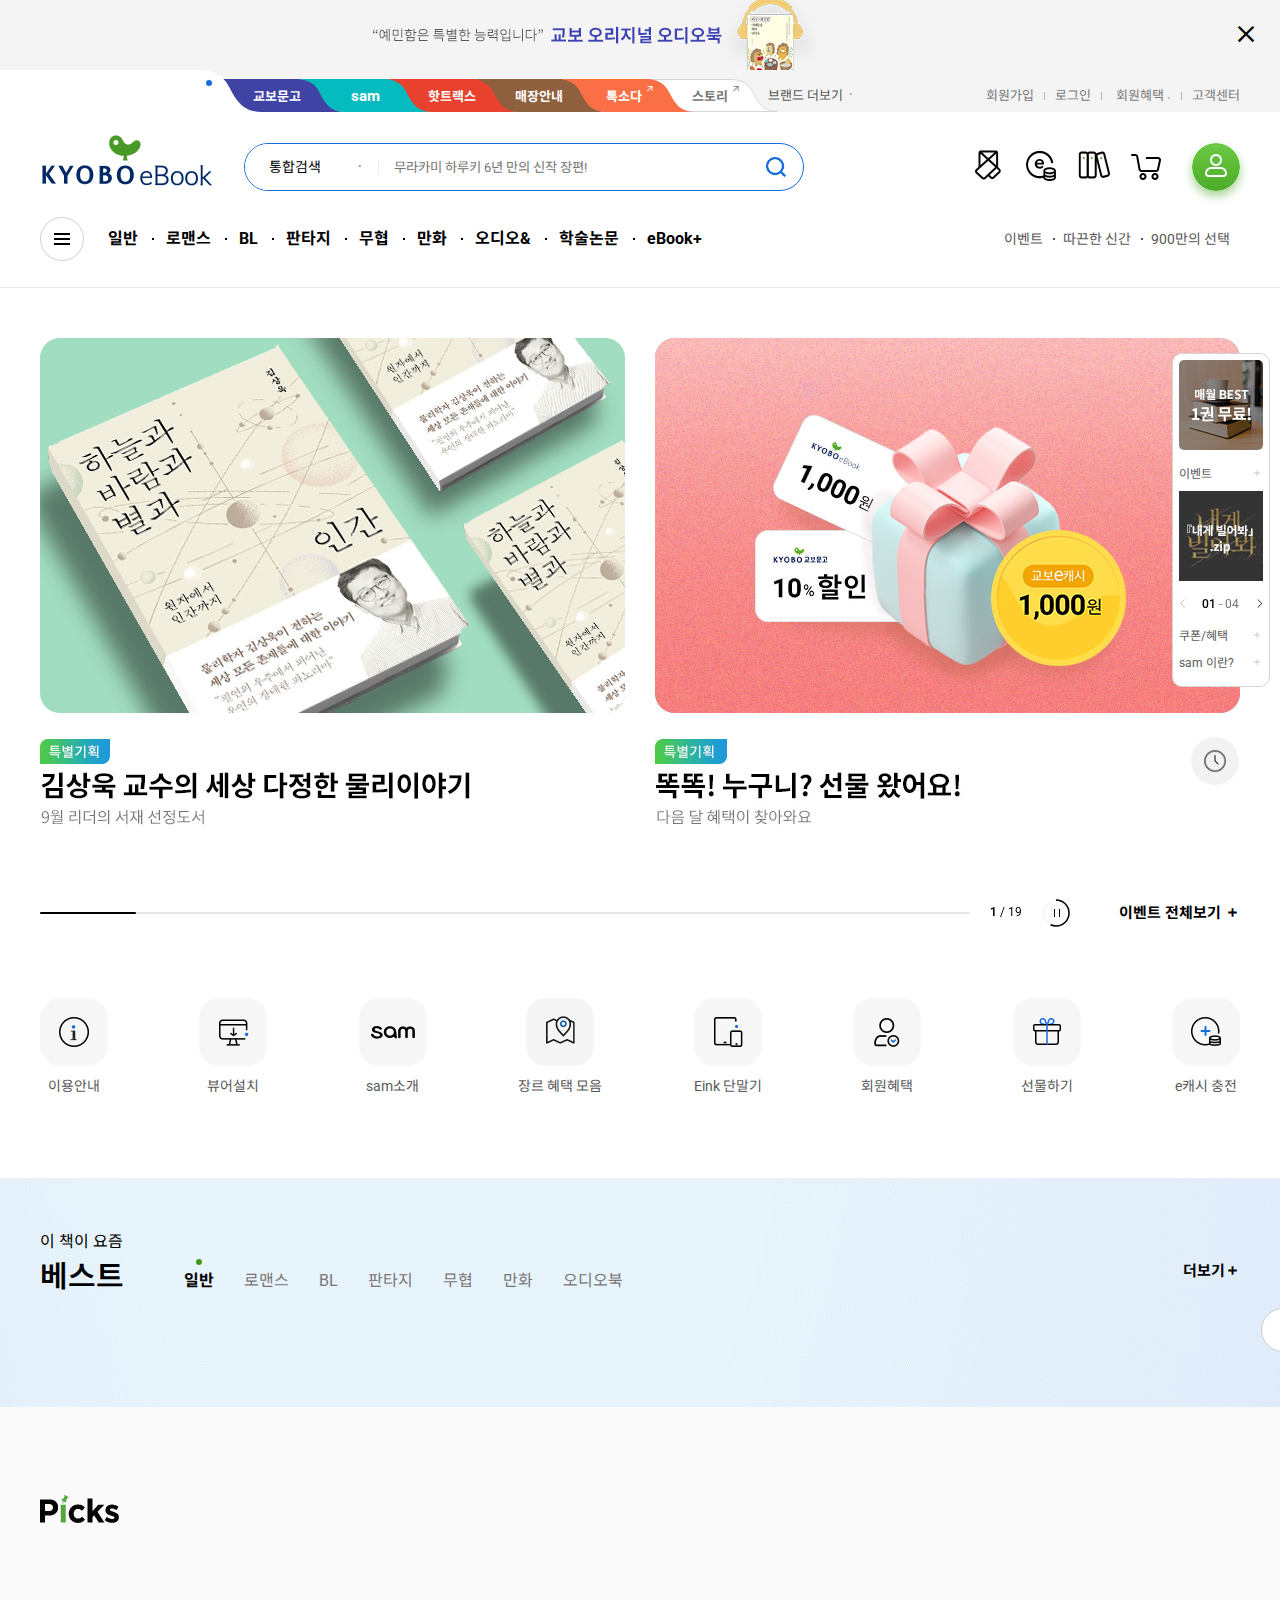
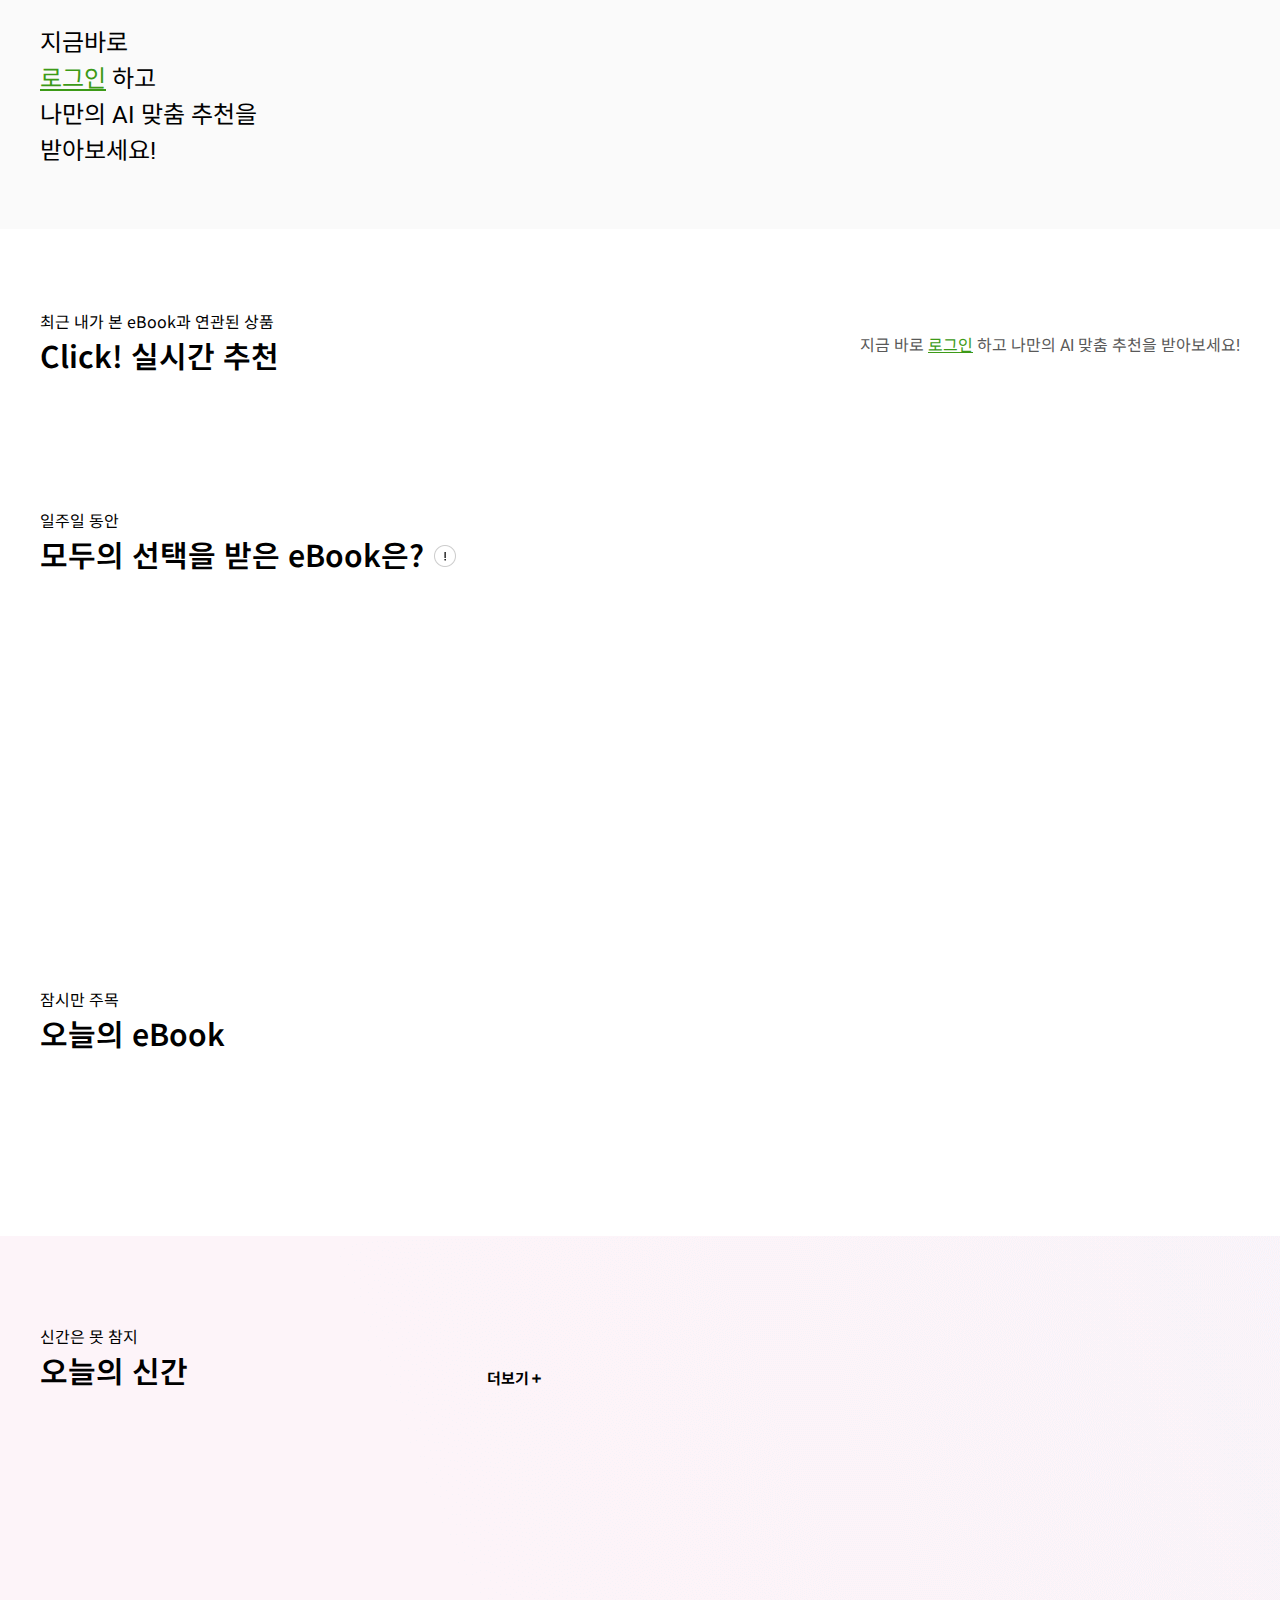
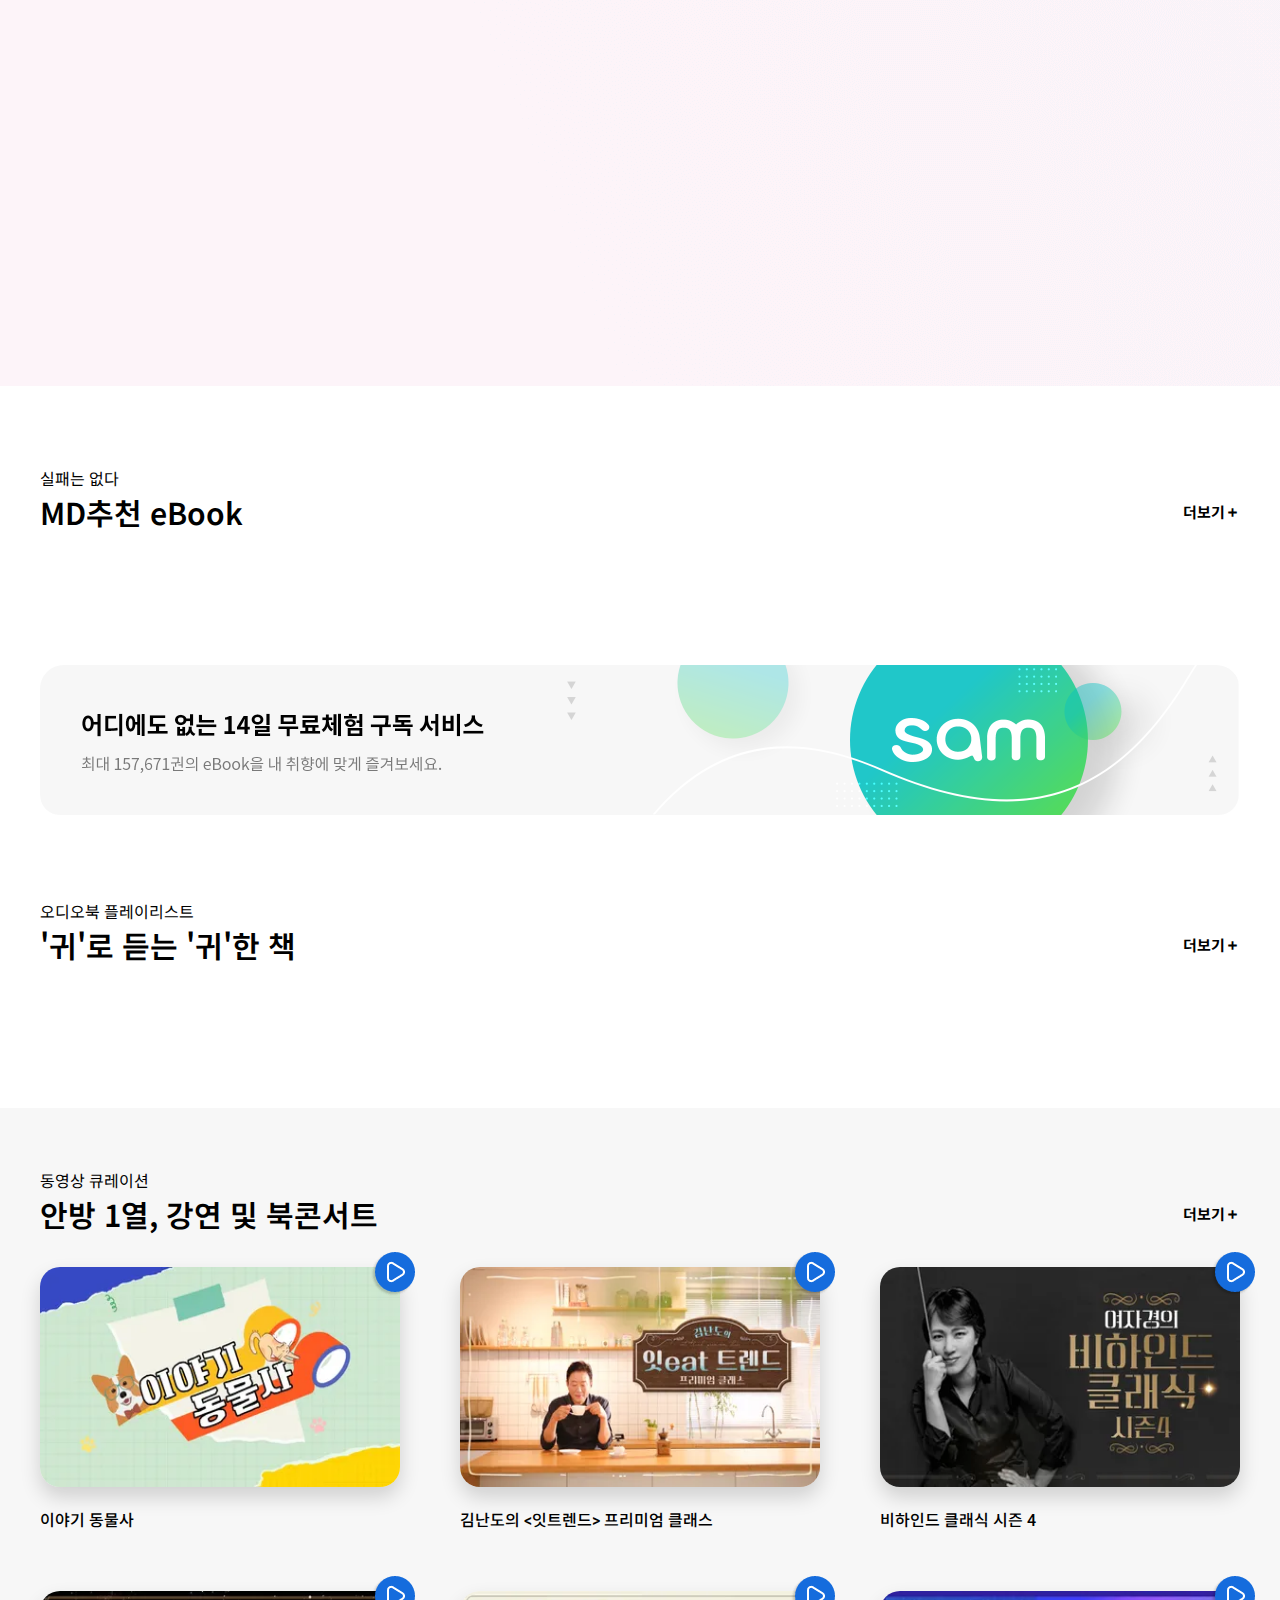
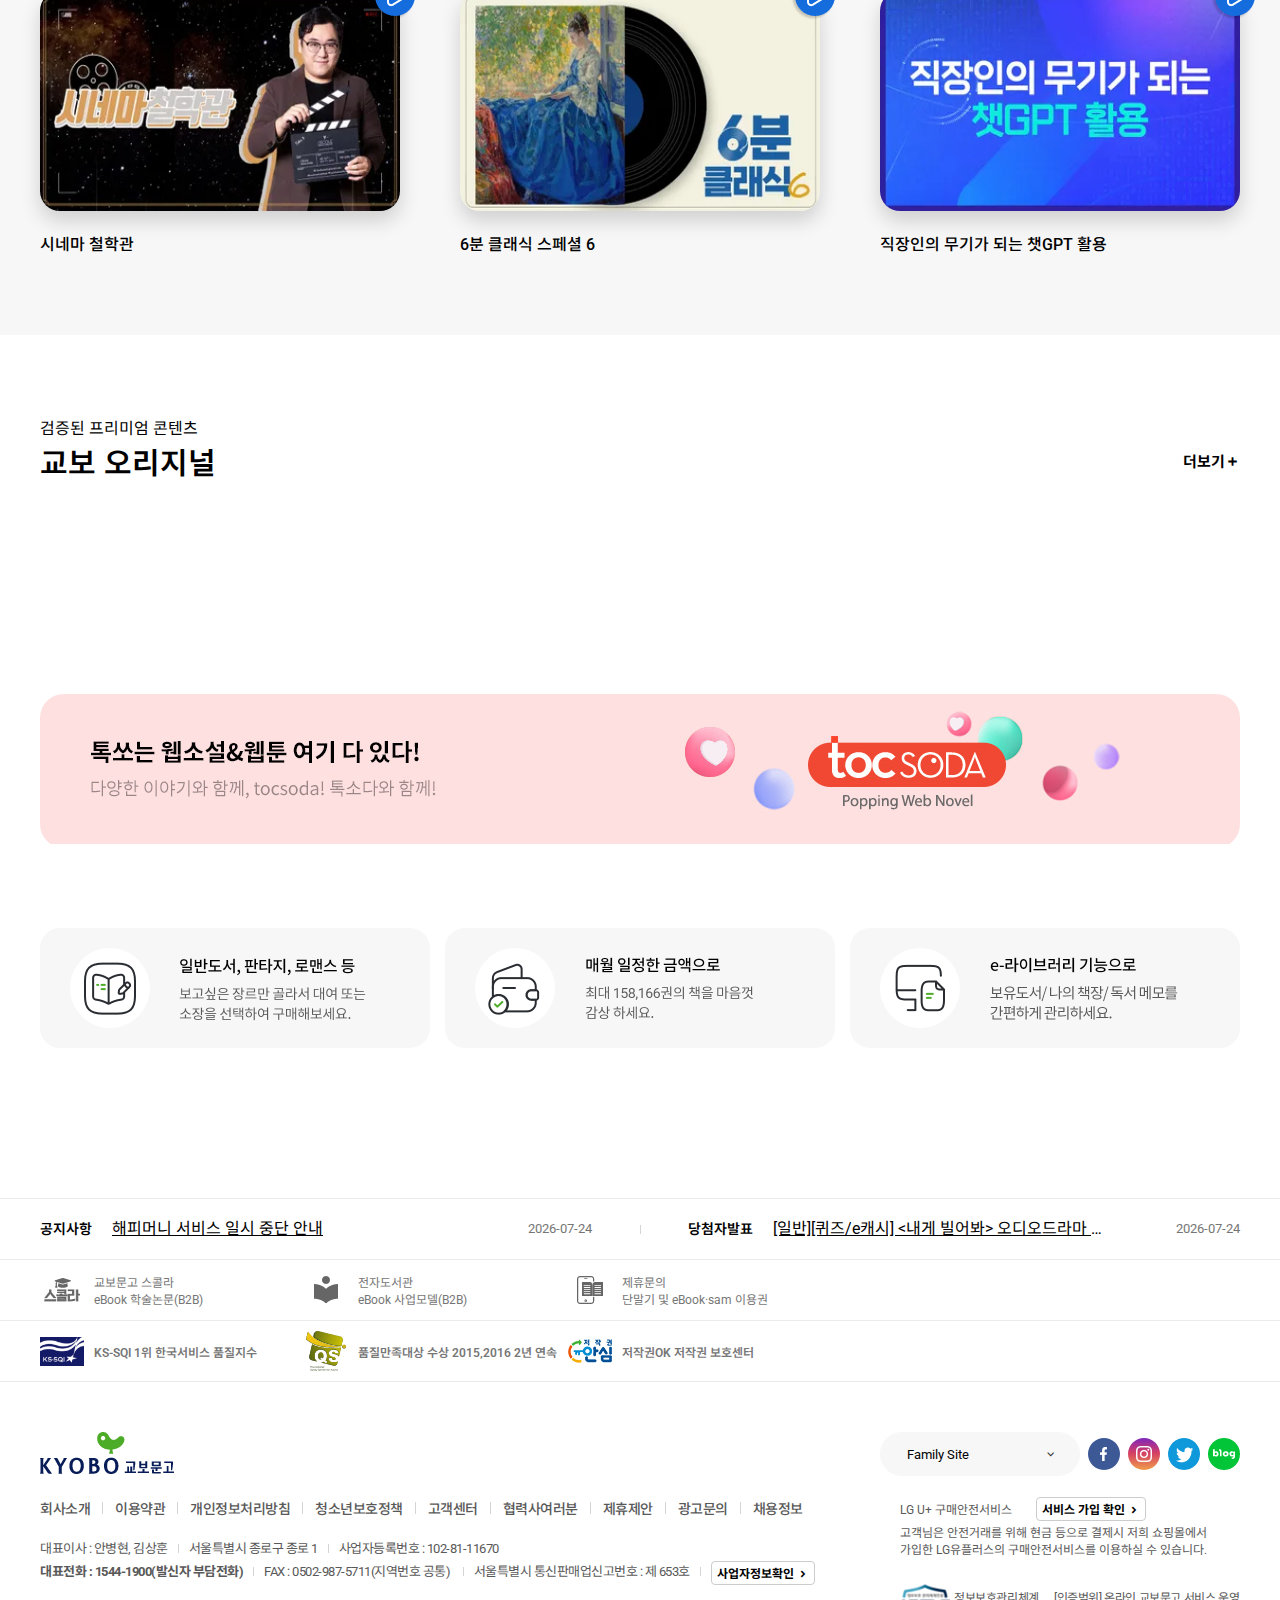
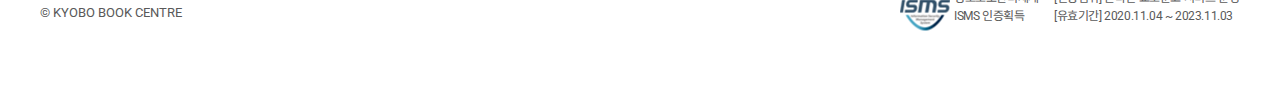
<file: index.html>
<!DOCTYPE html>
<html lang="ko">

<head>
    <meta charset="UTF-8">
    <title>교보 eBook 웰컴 - 교보문고</title>


    <link rel="preconnect" href="https://fonts.googleapis.com">
    <link rel="preconnect" href="https://fonts.gstatic.com" crossorigin>
    <link rel="preconnect" href="https://fonts.googleapis.com">
    <link rel="preconnect" href="https://fonts.gstatic.com" crossorigin>
    <link
        href="https://fonts.googleapis.com/css2?family=Noto+Sans+KR:wght@300;400;500;700&family=Roboto:wght@300;400;500;700&display=swap"
        rel="stylesheet">
    <link rel="stylesheet"
        href="https://fonts.googleapis.com/css2?family=Material+Symbols+Outlined:opsz,wght,FILL,GRAD@24,400,1,0" />
    <link rel="stylesheet" href="https://fonts.googleapis.com/css2?family=Material+Symbols+Outlined:opsz,wght,FILL,GRAD@24,100,0,-25" />
    <link rel="stylesheet" href="https://cdn.jsdelivr.net/npm/swiper@10/swiper-bundle.min.css" />
    <link rel="stylesheet" href="css/common.css">
    <link rel="stylesheet" href="css/main.css">
    <link rel="icon" href="./images/favicon.ico">

    <script src="https://code.jquery.com/jquery-3.7.1.min.js"></script>
    <script src="https://cdn.jsdelivr.net/npm/swiper@10/swiper-bundle.min.js"></script>

    <script defer src="./js/common_header_footer.js"></script>
    <script defer src="./js/common_nav.js"></script>
    <script defer src="./js/main_slide.js"></script>
    <script defer src="./js/main_best.js"></script> 
    <script defer src="./js/main_picks.js"></script>
    <script defer src="./js/main_click.js"></script>
    <script defer src="./js/main_select.js"></script>
    <script defer src="./js/main_today.js"></script>
    <script defer src="./js/main_recommend.js"></script>
    <script defer src="./js/main_video.js"></script>
    <script defer src="./js/main_audio.js"></script>
    <script defer src="./js/main_new.js"></script>  
    <script defer src="./js/main_original.js"></script>
    <script defer src="./js/main_event.js"></script>
    <script defer src="./js/common_history.js"></script>
</head>

<body>

    <!--header-->
    <header>
        <div class="top-banner">
            <span class="material-symbols-outlined close-symbol">close</span>
        </div>
        <div class="full-inner" id="header-top__full-inner">
            <div class="inner" id="header-top__inner">
                <div class="header-top">
                    <div class="header-top__tap">
                        <a>
                            <svg width="172" height="42" fill="#ffffff">
                                <use width="172" height="42" href="./images/tab.svg#tab_bar"></use>
                            </svg>
                        </a>
                        <a href="#">
                            <svg fill="#3e43a4" width="135" height="33">
                                <use href="./images/tab.svg#tab_bar"></use>
                                <text x="42" , y="22">교보문고</text>
                            </svg>
                        </a>
                        <a href="#">
                            <svg fill="#06bbc0" width="135" height="33">
                                <use href="./images/tab.svg#tab_bar"></use>
                                <text x="52" , y="22">sam</text>
                            </svg>
                        </a>
                        <a href="#">
                            <svg fill="#e8422f" width="135" height="33">
                                <use href="./images/tab.svg#tab_bar"></use>
                                <text x="42" , y="22">핫트랙스</text>
                            </svg>
                        </a>
                        <a href="#">
                            <svg fill="#8f603d" width="135" height="33">
                                <use href="./images/tab.svg#tab_bar"></use>
                                <text x="42" , y="22">매장안내</text>
                            </svg>
                        </a>
                        <a href="#">
                            <svg fill="#FB6F46" width="135" height="33">
                                <use href="./images/tab.svg#tab_bar"></use>
                                <text x="46" , y="22">톡소다</text>
                            </svg>
                            <span class="material-symbols-outlined">arrow_outward</span>
                        </a>
                        <a href="#">
                            <svg fill="#ffffff" stroke="#D5D5D5" stroke-width="1" width="135" height="33">
                                <use width="133" height="32" href="./images/tab.svg#tab_bar"></use>
                                <text x="46" , y="22">스토리</text>
                            </svg>
                            <span class="material-symbols-outlined">arrow_outward</span>
                        </a>
                    </div>
                    <div class="header-top__more">
                        <a href="#">브랜드 더보기</a>
                        <div class="material-symbols-outlined more-symbol">change_history</div>
                        <div class="more-box">
                            <div class="more-box__inner scroll-custom">
                                <ul class="more__put">
                                    <!--header.js-->
                                    <!-- <li>
                                        <a href=""><img src="" alt=""></a>
                                        <a href=""><span></span></a>
                                    </li> -->
                                </ul>
                            </div>
                        </div>
                    </div>
                    
                    <ul class="header-top__login">
                        <li><a href="javascript:void(0)">회원가입</a></li>
                        <li><a href="javascript:void(0)">로그인</a></li>
                        <li class="benefit">
                            <a href="javascript:void(0)">회원혜택
                                <div class="material-symbols-outlined more-symbol">change_history</div>
                            </a>
                            <ul>
                                <li><a href="javascript:void(0)">교보북클럽</a></li>
                                <li><a href="javascript:void(0)">등급별 회원혜택</a></li>
                                <li><a href="javascript:void(0)">신규회원 혜택</a></li>
                                <li><a href="javascript:void(0)">제휴포인트/상품권</a></li>
                                <li><a href="javascript:void(0)">참좋은교보문고</a></li>
                                <li><a href="javascript:void(0)">Prestige Lounge</a></li>
                            </ul>
                        </li>
                        <li><a href="javascript:void(0)">고객센터</a></li>
                    </ul>
                </div>
            </div>
        </div>
        <div class="full-inner" id="header-middle__full-inner">
            <div class="inner">
                <div class="header-middle">
                    <a class="header-middle__logo" href="#">
                        <img src="./images/header_logo.png" alt="header_logo">
                    </a>
                    <div class="header-middle__search">
                        <div class="header-middle__select">
                            <button class="js-search">
                                <span class="selected-option js-search">통합검색</span>
                                <span class="material-symbols-outlined selected-symbol js-search">change_history</span>
                            </button>
                            <ul class="optionList js-search">
                                <li class="optionItem">통합검색</li>
                                <li class="optionItem">교보문고</li>
                                <li class="optionItem">eBook</li>
                                <li class="optionItem">sam</li>
                                <li class="optionItem">핫트랙스</li>
                            </ul>
                        </div>
                        <div class="header-middle__input">
                            <input type="text">
                        </div>
                        <div class="header-middle__close">
                            <img src="./images/search_close.png" alt="검색 비우기">
                        </div>
                        <div class="header-middle__icon">
                            <img src="./images/search_search.png" alt="검색하기">
                        </div>
                    </div>
                    <div class="header-middle__my-page">
                        <li><a href="#"><img src="./images/myPage1.png" alt="쪽지"></a></li>
                        <li><a href="#"><img src="./images/myPage2.png" alt="교보e캐시"></a></li>
                        <li><a href="#"><img src="./images/myPage3.png" alt="e-라이브러리"></a></li>
                        <li><a href="#"><img src="./images/myPage4.png" alt="장바구니"></a></li>
                        <li><a href="#" class="my-page"><img src="./images/myPage5.png" alt="마이페이지"></a></li>
                    </div>
                </div>
                <div class="header-bottom">
                    <div class="header-bottom__menu"></div>
                    <ul class="header-bottom__category">
                        <li><a href="javascript:void(0)">일반</a></li>
                        <li><a href="javascript:void(0)">로맨스</a></li>
                        <li><a href="javascript:void(0)">BL</a></li>
                        <li><a href="javascript:void(0)">판타지</a></li>
                        <li><a href="javascript:void(0)">무협</a></li>
                        <li><a href="javascript:void(0)">만화</a></li>
                        <li><a href="javascript:void(0)">오디오&</a></li>
                        <li><a href="javascript:void(0)">학술논문</a></li>
                        <li><a href="javascript:void(0)">eBook+</a></li>
                    </ul>
                    <ul class="header-bottom__event">
                        <li><a href="javascript:void(0)">이벤트</a></li>
                        <li><a href="javascript:void(0)">따끈한 신간</a></li>
                        <li><a href="javascript:void(0)">900만의 선택</a></li>
                    </ul>
                </div>
            </div>
            <!--nav-->
            <div class="header-nav">
                <div class="tab__align">
                    <div class="nav__tab active">카테고리 전체보기</div>
                    <div class="nav__tab">서비스 전체보기</div>
                </div>
                <ul class="store-category">
                    <li>교보문고</li>
                    <li class="active">eBook</li>
                    <li>sam</li>
                    <li>핫트랙스</li>
                </ul>
                <!--서비스 전체보기-->
                <div class="service-nav-box">
                    <div class="service-nav-inner scroll-custom">
                        <ul class=" nav__put"></ul>
                    </div>
                </div>
                <div class="ebook-nav-box">
                    <div class="ebook-nav-inner">
                        <div class="ebook-tab">
                            <span class="active">eBook</span></br>
                            <span>오디오(북)</span></br>
                            <span>동영상</span></br>
                        </div>
                        <div class="ebook-nav-padding scroll-custom">
                            <ul class="ebook-nav__put ebook-nav-category active"></ul>
                            <ul class="audio-nav__put ebook-nav-category"></ul>
                            <ul class="video-nav__put ebook-nav-category"></ul>
                        </div>
                        <div class="ebook-shortcut"></div>
                    </div>
                </div>
            </div>
            <!--flyMenu-->
            <div class="header-flyMenu">
                <a href="javascript:void(0)" class="flyMenu__img">
                    <img src="./images/flyMenu.jpg" alt="매월 BEST 1권 무료!">
                </a>
                <a href="javascript:void(0)" class="flyMenu__info">
                    <div>이벤트</div>
                    <div class="material-symbols-outlined flyMenu__plus">add</div>
                </a>
                <div class="fly__inner">
                    <div class="swiper mySwiper flyMenu_mySwiper">
                        <div class="swiper-wrapper fly__put">
                            <!-- <a class="swiper-slide" href="javascript:void(0)">
                                <img src="./images/flyMeny_slide${i}.jpg" alt="">
                            </a> -->
                        </div>
                    </div>
                    <div class="swiper__control">
                        <div class="swiper-button-prev fly-prev"></div>
                        <div class="swiper-pagination fly-pagination"></div>
                        <div class="swiper-button-next fly-next"></div>
                    </div>
                </div>
                <a href="javascript:void(0)" class="flyMenu__info">
                    <div>쿠폰/혜택</div>
                    <div class="material-symbols-outlined flyMenu__plus">add</div>
                </a>
                <a href="javascript:void(0)" class="flyMenu__info">
                    <div>sam 이란?</div>
                    <div class="material-symbols-outlined flyMenu__plus">add</div>
                </a>
            </div>
        </div>
    </header>
    <!--slide-->
    <div class="slide">
        <div class="inner" id="slide__inner">
            <div class="swiper mySwiper slide_mySwiper">
                <div class="swiper-wrapper slide__put">
                    <!--slide.js-->
                </div>
            </div>
            <div class="slide__now">
                <div class="swiper-scrollbar"></div>
                <span class="swiper-pagination slide-pagination"></span>
                <div class="autoplay-progress">
                    <div></div>
                    <svg id="circle-pause" viewBox="0 0 30 30">
                        <circle cx="15" cy="14" r="13   "></circle>
                    </svg>
                    <svg id="circle-pause__bg" viewBox="0 0 30 30">
                        <circle cx="15" cy="15" r="13"></circle>
                    </svg>
                </div>
                <p>이벤트 전체보기
                    <span class="material-symbols-outlined">add</span>
                </p>
            </div>
        </div>
    </div>
    </div>

    <div class="notice">
        <div class="inner" id="notice__inner">
            <a href="javascript:void(0)" class="notice-icon">
                <img src="./images/notice1.png" alt="이용안내">
                <span>이용안내</span>
            </a>
            <a href="javascript:void(0)" class="notice-icon">
                <img src="./images/notice2.png" alt="뷰어설치">
                <span>뷰어설치</span>
            </a>
            <a href="javascript:void(0)" class="notice-icon">
                <img src="./images/notice3.png" alt="sam소개">
                <span>sam소개</span>
            </a>
            <a href="javascript:void(0)" class="notice-icon">
                <img src="./images/notice4.png" alt="장르 혜택 모음">
                <span>장르 혜택 모음</span>
            </a>
            <a href="javascript:void(0)" class="notice-icon">
                <img src="./images/notice5.png" alt="Eink 단말기">
                <span>Eink 단말기</span>
            </a>
            <a href="javascript:void(0)" class="notice-icon">
                <img src="./images/notice6.png" alt="회원혜택">
                <span>회원혜택</span>
            </a>
            <a href="javascript:void(0)" class="notice-icon">
                <img src="./images/notice7.png" alt="선물하기">
                <span>선물하기</span>
            </a>
            <a href="javascript:void(0)" class="notice-icon">
                <img src="./images/notice8.png" alt="e캐시 충전">
                <span>e캐시 충전</span>
            </a>
        </div>
    </div>

    <!--best-->
    <section class="best">
        <div class="full-inner">
            <div class="inner">
                <div class="head" id="best__head">
                    <div class="title">
                        <h6>이 책이 요즘</h6>
                        <h1>베스트</h1>
                    </div>
                    <div class="tab">
                        <p class="active">일반</p>
                        <p>로맨스</p>
                        <p>BL</p>
                        <p>판타지</p>
                        <p>무협</p>
                        <p>만화</p>
                        <p>오디오북</p>
                    </div>
                    <div class="plus">더보기
                        <span class="material-symbols-outlined">add</span>
                    </div>
                </div>
                <!--best.js-->
                <!-- <div class="inner inner-swiper picks__inner-swiper">
                    <div class="swiper mySwiper best_mySwiper best__put">
                        <div class="swiper-wrapper">
                            <a class="thumbnail" href="javascript:void(0)">
                                <img src="" alt=""> 
                            </a>
                            <div class="info">
                                <div class="num"></div>
                                <a href="javascript:void(0)">
                                    <div class="title"></div>
                                </a>
                                <div class="author"></div>
                            </div>
                        </div>
                    </div>
                    <div class="swiper-button-next best-next"></div>
                    <div class="swiper-button-prev best-prev"></div>
                </div> -->
                <!-- 일반 -->
                <div class="inner inner-swiper best__inner-swiper active">
                    <div class="swiper mySwiper best_mySwiper best__put">
                        <div class="swiper-wrapper"></div>
                    </div>
                    <div class="swiper-button-next best-next"></div>
                    <div class="swiper-button-prev best-prev"></div>
                </div>
                <!-- 로맨스 -->
                <div class="inner inner-swiper best__inner-swiper">
                    <div class="swiper mySwiper best_mySwiper best__put">
                        <div class="swiper-wrapper"></div>
                    </div>
                    <div class="swiper-button-next best-next"></div>
                    <div class="swiper-button-prev best-prev"></div>
                </div>
                <!-- BL -->
                <div class="inner inner-swiper best__inner-swiper">
                    <div class="swiper mySwiper best_mySwiper best__put">
                        <div class="swiper-wrapper"></div>
                    </div>
                    <div class="swiper-button-next best-next"></div>
                    <div class="swiper-button-prev best-prev"></div>
                </div>
                <!-- 판타지 -->
                <div class="inner inner-swiper best__inner-swiper">
                    <div class="swiper mySwiper best_mySwiper best__put">
                        <div class="swiper-wrapper"></div>
                    </div>
                    <div class="swiper-button-next best-next"></div>
                    <div class="swiper-button-prev best-prev"></div>
                </div>
                <!-- 무협 -->
                <div class="inner inner-swiper best__inner-swiper">
                    <div class="swiper mySwiper best_mySwiper best__put">
                        <div class="swiper-wrapper"></div>
                    </div>
                    <div class="swiper-button-next best-next"></div>
                    <div class="swiper-button-prev best-prev"></div>
                </div>
                <!-- 만화 -->
                <div class="inner inner-swiper best__inner-swiper">
                    <div class="swiper mySwiper best_mySwiper best__put">
                        <div class="swiper-wrapper"></div>
                    </div>
                    <div class="swiper-button-next best-next"></div>
                    <div class="swiper-button-prev best-prev"></div>
                </div>
                <!-- 오디오북 -->
                <div class="inner inner-swiper best__inner-swiper">
                    <div class="swiper mySwiper best_mySwiper best__put">
                        <div class="swiper-wrapper audio-wrapper"></div>
                    </div>
                    <div class="swiper-button-next best-next"></div>
                    <div class="swiper-button-prev best-prev"></div>
                </div>
            </div>
        </div>
    </section>
    <!--picks-->
    <section class="picks">
        <div class="full-inner">
            <div class="inner" id="picks__inner-head">
                <div class="head">
                    <img src="./images/picks_title.png" alt="picks">
                </div>
            </div>
            <div class="inner inner-swiper" id="picks__inner-swiper">
                <div class="head-sub">
                    지금바로<br>
                    <a href="javascript:void(0)">로그인</a>
                    하고<br>
                    나만의 AI 맞춤 추천을<br> 받아보세요!
                </div>
                <div class="swiper mySwiper picks_mySwiper">
                    <div class="swiper-wrapper picks__put">
                        <!--pick.js-->
                        <!-- <div class="swiper-slide">
                        <a class="thumbnail">
                            <img src="" alt="">
                        </a>
                        <div class="info">
                            <a><div class="title"></div><a>
                            <div class="author"></div>
                        </div>
                    </div> -->
                    </div>
                </div>
                <button class="swiper-button-next picks-next"></button>
                <button class="swiper-button-prev picks-prev"></button>
            </div>
    </section>
    <!--click-->
    <section class="click">
        <div class="inner" id="click__inner-head">
            <div class="head" id="click__head">
                <div class="title">
                    <h6>최근 내가 본 eBook과 연관된 상품</h6>
                    <h1>Click! 실시간 추천</h1>
                </div>
                <div class="title-sub">
                    지금 바로 <a href="javascript:void(0)">로그인</a>
                    하고 나만의 AI 맞춤 추천을 받아보세요!
                </div>
            </div>
        </div>
        <div class="inner inner-swiper" id="click__inner-swiper">
            <div class="swiper mySwiper click_mySwiper">
                <div class="swiper-wrapper click__put">
                    <!--click.js-->
                    <!-- <div class="swiper-slide">
                        <a class="thumbnail">
                            <img src="" alt="">
                        </a>
                        <div class="info">
                            <a><div class="title"></div><a>
                            <div class="author"></div>
                        </div>
                    </div> -->
                </div>
            </div>
            <button class="swiper-button-next click-next"></button>
            <button class="swiper-button-prev click-prev"></button>
        </div>
    </section>
    <!--select-->
    <section class="select">
        <div class="inner" id="select__inner-head">
            <div class="head" id="select__head">
                <div class="title">
                    <h6>일주일 동안</h6>
                    <h1>모두의 선택을 받은 eBook은?</h1>
                </div>
                <div class="title-notice__box">
                    <div class="title-notice bg-text">안내</div>
                    <div class="title-notice__info">
                        <p class="notice-title">모두의 선택을 받은 eBook</p>
                        <div class="material-symbols-outlined close-symbol">close</div>
                        <p class="notice-title-sub">RTS(Real Time Stastics) 기반,<br>
                            <span class="notice-bold">교보문고 고객님들의 주간 통계</span>를 바탕으로<br>
                            <span class="notice-bold">eBook & sam 콘텐츠 Top 10을 추천</span> 드립니다.
                        </p>
                        <ul>
                            <li>
                                <div class="notice-bold">모두가 많이 읽은 eBook</div>
                                고객님이 많이 읽은 콘텐츠
                            </li>
                            <li>
                                <div class="notice-bold">행운이 가득한 eBook</div>
                                클로버 리뷰가 많이 작성된 콘텐츠
                            </li>
                            <li>
                                <div class="notice-bold">읽기를 멈출 수 없는 eBook</div>
                                eBook App에서 진행률 100%에 도달한 콘텐츠
                            </li>
                            <li>
                                <div class="notice-bold">한 문장 기억에 남는 eBook</div>
                                고객님이 문장수집을 많이 남긴 콘텐츠
                            </li>
                            <li>
                                <div class="notice-bold">곱씹어 보게 되는 eBook</div>
                                eBook App에서 밑줄/형광펜을 많이 친 콘텐츠
                            </li>
                            <li>
                                <div class="notice-bold">모두에게 사랑 받는 eBook</div>
                                찜이 많이 담긴 콘텐츠
                            </li>
                        </ul>

                    </div>
                </div>
            </div>
        </div>
        <div class="inner inner-swiper" id="select__inner-swiper">
            <div class="swiper mySwiper select_mySwiper">
                <div class="swiper-wrapper select__put">

                    <!-- <div class="swiper-slide">
                            <div class="slideTitle__emphasis">
                                <span class="slideTitle"></span>
                            </div>
                            <div class="slideInfo">
                                <a class="thumbnail" href="#">
                                    <img src="" alt="">
                                </a>
                                <div class="info">
                                    <a href="">
                                        <div class="title"></div>
                                    </a>
                                        <div class="author"></div>                                   
                                </div>
                            </div>
                        </div> -->

                </div>
            </div>
            <button class="swiper-button-next select-next"></button>
            <button class="swiper-button-prev select-prev"></button>
        </div>
    </section>
    <!--today-->
    <section class="today">
        <div class="inner" id="today__inner-head">
            <div class="title">
                <h6>잠시만 주목</h6>
                <h1>오늘의 eBook</h1>
            </div>
        </div>
        <div class="inner inner-swiper" id="today__inner-swiper">
            <div class="swiper mySwiper today_mySwiper">
                <div class="swiper-wrapper today__put">
                    <!--today.js-->
                    <!-- <div class="swiper-slide">
                        <a class="thumbnail">
                            <img src="" alt="">
                        </a>
                        <div class="info">
                            <a><div class="title"></div><a>
                            <div class="author"></div>
                        </div>
                    </div> -->

                </div>
            </div>
            <button class="swiper-button-next today-next"></button>
            <button class="swiper-button-prev today-prev"></button>
        </div>
    </section>
    <!--new-->
    <section class="new">
        <div class="inner" id="new__inner-head">
            <div class="new__info">
                <div class="title">
                    <h6>신간은 못 참지</h6>
                    <h1>오늘의 신간</h1>
                </div>
                <div class="plus">더보기
                    <span class="material-symbols-outlined">add</span>
                </div>
                <div class="new__info__zoom">
                    <a href="javascript:void(0)" class="info__thumbnail">
                        <!--new.js-->
                    </a>
                    <div class="new__info--book">
                        <div class="info__title">
                            <!--new.js-->
                        </div>
                        <div class="info__author">
                            <!--new.js-->
                        </div>
                    </div>
                </div>
            </div>

            <div class="swiper mySwiper new_mySwiper">
                <div class="swiper-wrapper">
                    <div class="swiper-slide new__put">
                        <!--new.js-->
                    </div>
                </div>
                <div class="swiper-scrollbar"></div>
            </div>
        </div>
    </section>
    <!--recommend-->
    <section class="recommend">
        <div class="inner" id="recommend__inner-head">
            <div class="title">
                <h6>실패는 없다</h6>
                <h1>MD추천 eBook</h1>
            </div>
            <div class="plus">더보기
                <span class="material-symbols-outlined">add</span>
            </div>
        </div>
        <div class="inner inner-swiper" id="recommend__inner-swiper">
            <div class="swiper mySwiper recommend_mySwiper">
                <div class="swiper-wrapper recommend__put">

                    <!--recommend.js-->
                    <!-- <div class="swiper-slide">
                            <a class="thumbnail">
                                <img src="" alt="">
                            </a>
                            <div class="info">
                                <a><div class="title"></div><a>
                                <div class="author"></div>
                            </div>
                        </div> -->

                </div>
            </div>
            <button class="swiper-button-next recommend-next"></button>
            <button class="swiper-button-prev recommend-prev"></button>
        </div>
    </section>
    <!--middle_banner-->
    <section class="middle-banner insert-banner">
        <a href="javascript:void(0)" class="inner">
            <img src="./images/middle_banner.png" alt="14일 무료체험 구독 서비스">
        </a>
    </section>
    <!--audio-->
    <section class="audio">
        <div class="inner" id="audio__inner-head">
            <div class="title">
                <h6>오디오북 플레이리스트</h6>
                <h1>'귀'로 듣는 '귀'한 책</h1>
            </div>
            <div class="plus">더보기
                <span class="material-symbols-outlined">add</span>
            </div>
        </div>
        <div class="inner inner-swiper" id="audio__inner-swiper">
            <div class="swiper mySwiper audio_mySwiper">
                <div class="swiper-wrapper audio__put">

                    <!--audio.js-->
                    <!-- <div class="swiper-slide">
                        <a class="thumbnail">
                            <img src="" alt="">
                        </a>
                        <div class="info">
                            <a><div class="title"></div><a>
                            <div class="author"></div>
                        </div>
                        <a class=audio__play></a>
                    </div> -->

                </div>
            </div>
            <button class="swiper-button-next audio-next"></button>
            <button class="swiper-button-prev audio-prev"></button>
        </div>
    </section>
    <!--video-->
    <section class="video">
        <div class="inner" id="video__inner-head">
            <div class="title">
                <h6>동영상 큐레이션</h6>
                <h1>안방 1열, 강연 및 북콘서트</h1>
            </div>
            <div class="plus">더보기
                <span class="material-symbols-outlined">add</span>
            </div>
        </div>
        <div class="inner video__put" id="video__inner-box">
            <!--video.js-->
            <!-- <div class="video__box">
                <a class="video__thumbnail">
                    <img src="./images/video1.webp" alt="">
                </a>
                <div class="video__title">
                    이야기 동물사
                </div>
                <a class=video__play></a>
            </div> -->
        </div>
    </section>
    <!--original-->
    <section class="original">
        <div class="inner" id="original__inner-head">
            <div class="title">
                <h6>검증된 프리미엄 콘텐츠</h6>
                <h1>교보 오리지널</h1>
            </div>
            <div class="plus">더보기
                <span class="material-symbols-outlined">add</span>
            </div>
        </div>
        <div class="inner inner-swiper" id="original__inner-swiper">
            <div class="swiper mySwiper original_mySwiper">
                <div class="swiper-wrapper original__put">

                    <!--original.js-->
                    <!-- <div class="swiper-slide">
                            <a class="thumbnail">
                                <img src="" alt="">
                            </a>
                            <div class="info">
                                <a><div class="title"></div><a>
                                <div class="author"></div>
                            </div>
                            <a class=original__play></a>
                        </div> -->

                </div>
            </div>
            <button class="swiper-button-next original-next"></button>
            <button class="swiper-button-prev original-prev"></button>
        </div>
    </section>
    <!--bottom_banner-->
    <section class="bottom-banner insert-banner">
        <a href="javascript:void(0)" class="inner">
            <img src="./images/bottom_banner.jpg" alt="톡 쏘는 웹소설&웹툰 여기 다 있다!">
        </a>
    </section>
    <!--footer_notice-->
    <section class="footer-notice">
        <div class="inner">
            <a href="javascript:void(0)"><img src="./images/footer_banner1.png"
                    alt="보고싶은 장르만 골라서 대여 또는 소장을 선택하여 구매해보세요."></a>
            <a href="javascript:void(0)"><img src="./images/footer_banner2.png"
                    alt="매월 일정한 금액으로 최대 158,166권의 책을 마음껏 감상 하세요."></a>
            <a href="javascript:void(0)"><img src="./images/footer_banner3.png"
                    alt="e-라이브러리 기능으로 보유도서/나의 책장/독서 메모를 간편하게 관리하세요."></a>
        </div>
    </section>
    <!--footer-->
    <footer>
        <div class="full-inner">
            <div class="inner">
                <div class="footer__info1">
                    <div class="info1-left">
                        <a href="javascript:void(0)" class="info__title">
                            공지사항
                        </a>
                        <a href="javascript:void(0)" class="info__content">
                            해피머니 서비스 일시 중단 안내
                        </a>
                        <p class="info__date"></p>
                    </div>
                    <div class="bar"></div>
                    <div class="info1-right">
                        <a href="javascript:void(0)" class="info__title">
                            당첨자발표
                        </a>
                        <a href="javascript:void(0)" class="info__content">
                            [일반][퀴즈/e캐시] <내게 빌어봐> 오디오드라마 티저 영상 공개 당첨자 발표
                        </a>
                        <p class="info__date"></p>
                    </div>
                </div>
            </div>
        </div>
        <div class="full-inner">
            <div class="inner">
                <div class="footer__info2">
                    <a href="javascript:void(0)" class="mark">
                        <img src="./images/footer_info1.png" alt="교보문고 스콜라 eBook 학술논문(B2B)">
                        <p>교보문고 스콜라 <br>eBook 학술논문(B2B)</p>
                    </a>
                    <a href="javascript:void(0)" class="mark">
                        <img src="./images/footer_info2.png" alt="전자도서관 eBook 사업모델(B2B)">
                        <p>전자도서관 <br>eBook 사업모델(B2B)</p>
                    </a>
                    <a href="javascript:void(0)" class="mark">
                        <img src="./images/footer_info3.png" alt="제휴문의 단말기 및 eBook·sam 이용권">
                        <p>제휴문의 <br>단말기 및 eBook·sam 이용권</p>
                    </a>
                </div>
            </div>
        </div>

        <div class="full-inner">
            <div class="inner">
                <div class="footer__info3">
                    <a href="javascript:void(0)" class="mark">
                        <img src="./images/footer_info4.png" alt="KS-SQI 1위 한국서비스 품질지수">
                        <p>KS-SQI 1위 한국서비스 품질지수</p>
                    </a>
                    <a href="javascript:void(0)" class="mark">
                        <img src="./images/footer_info5.png" alt="품질만족대상 수상 2015,2016 2년 연속">
                        <p>품질만족대상 수상 2015,2016 2년 연속</p>
                    </a>
                    <a href="javascript:void(0)" class="mark">
                        <img src="./images/footer_info6.png" alt="저작권OK 저작권 보호센터">
                        <p>저작권OK 저작권 보호센터</p>
                    </a>
                </div>
            </div>
        </div>


        <div class="full-inner">
            <div class="inner">
                <div class="footer__info4">
                    <div class="footer__info4--left">
                        <a href="javascript:void(0)">
                            <img src="./images/footer_logo.png" alt="교보문고" class="footer__logo">
                        </a>
                        <ul class="footer__list1">
                            <li><a href="javascript:void(0)">회사소개</a></li>
                            <li><a href="javascript:void(0)">이용약관</a></li>
                            <li><a href="javascript:void(0)">개인정보처리방침</a></li>
                            <li><a href="javascript:void(0)">청소년보호정책</a></li>
                            <li><a href="javascript:void(0)">고객센터</a></li>
                            <li><a href="javascript:void(0)">협력사여러분</a></li>
                            <li><a href="javascript:void(0)">제휴제안</a></li>
                            <li><a href="javascript:void(0)">광고문의</a></li>
                            <li><a href="javascript:void(0)">채용정보</a></li>
                        </ul>
                        <ul class="footer__list2">
                            <li>대표이사 : 안병현, 김상훈</li>
                            <li>서울특별시 종로구 종로 1</li>
                            <li>사업자등록번호 : 102-81-11670</li>
                        </ul>
                        <ul class="footer__list3">
                            <li>대표전화 : 1544-1900(발신자 부담전화)</li>
                            <li>FAX : 0502-987-5711(지역번호 공통) </li>
                            <li>서울특별시 통신판매업신고번호 : 제 653호</li>
                            <li>
                                <button>
                                    사업자정보확인
                                    <span class="material-symbols-outlined">chevron_right</span>
                                </button>
                            </li>
                        </ul>
                        <p>© KYOBO BOOK CENTRE</p>
                    </div>
                    <div class="footer__info4--right">
                        <div class="footer__info4--top">
                            <div class="family__site">
                                <ul>
                                    <li><a href="javascript:void(0)">교보생명</a></li>
                                    <li><a href="javascript:void(0)">교보증권</a></li>
                                    <li><a href="javascript:void(0)">교보정보통신</a></li>
                                    <li><a href="javascript:void(0)">교보리얼코</a></li>
                                    <li><a href="javascript:void(0)">교보악사자산운용</a></li>
                                    <li><a href="javascript:void(0)">교보라이프플래닛생명</a></li>
                                    <li><a href="javascript:void(0)">KCA 손해사정</a></li>
                                    <li><a href="javascript:void(0)">KCA 서비스</a></li>
                                    <li><a href="javascript:void(0)">교보자산신탁주식회사</a></li>
                                    <li><a href="javascript:void(0)">대산문화재단</a></li>
                                    <li><a href="javascript:void(0)">교보교육재단</a></li>
                                    <li><a href="javascript:void(0)">대산농촌재단</a></li>
                                    <li><a href="javascript:void(0)">교보아카데미</a></li>
                                </ul>
                                <button>
                                    Family Site
                                    <span class="material-symbols-outlined">keyboard_arrow_down</span>
                                </button>
                            </div>
                            <a href="javascript:void(0)" class="footer__sns bg-text">페이스북</a>
                            <a href="javascript:void(0)" class="footer__sns bg-text">인스타그램</a>
                            <a href="javascript:void(0)" class="footer__sns bg-text">트위터</a>
                            <a href="javascript:void(0)" class="footer__sns bg-text">네이버 블로그</a>
                        </div>
                        <p class="service__lg">LG U+ 구매안전서비스</p>
                        <button class="service">
                            서비스 가입 확인
                            <span class="material-symbols-outlined">chevron_right</span>
                        </button>
                        <p class="service__info">고객님은 안전거래를 위해 현금 등으로 결제시 저희 쇼핑몰에서 가입한
                            LG유플러스의 구매안전서비스를 이용하실 수 있습니다.</p>
                        <div class="isms">
                            <a class="isms__icon" href="javascript:void(0)">
                                <img src="./images/footer_mark.png" alt="정보보호관리체계 ISMS 인증획득">
                                정보보호관리체계 ISMS 인증획득
                            </a>
                            <p class="isms__info">
                                [인증범위] 온라인 교보문고 서비스 운영<br>
                                [유효기간] 2020.11.04 ~ 2023.11.03
                            </p>
                        </div>
                    </div>
                </div>
            </div>
        </div>
    </footer>

        <!--history & to-top-->
        <div class="bottom__button">
            <div class="history bg-text">최근 본 콘텐츠</div>
            <div class="history-btn-count">1</div>
            <a href="#" class="to-top">
                <div class="material-symbols-outlined to-top__icon">expand_less</div>
                <div>TOP</div>
            </a>
        </div>
        <!--histor modal-->
        <div class="history-modal">
            <div class="history-box">
                <p class="title">최근본</p>
                <div class="material-symbols-outlined history-close">close</div>
                <button class="history-category active">전체</button>
                <button class="history-category">상품</button>
                <button class="history-category">기획전</button>
                <button class="history-category">이벤트</button>
                <button class="history-category">브랜드</button>
                <div class="history-align">
                    <div class="history-count">
                        <span class="count">0</span>
                        <span>건</span>
                    </div>
                    <button class="history-trash">
                        <svg class="trash-icon" xmlns="http://www.w3.org/2000/svg" stroke="#767676" height="24" viewBox="0 -960 960 960" width="24"><path d="M313.5-177q-23.969 0-40.734-16.766Q256-210.531 256-234.5v-484h-39.5v-25.333H361V-771h238.5v27H744v25.5h-39.5v484.231q0 24.207-16.531 40.738T647-177H313.5ZM679-718.5H281.5v484q0 14 9 23t23 9H647q12 0 22-10t10-22v-484ZM404.5-282H430v-357.5h-25.5V-282Zm126 0H556v-357.5h-25.5V-282Zm-249-436.5v516-516Z"/></svg>
                        <span>전체삭제</span>
                    </button>
                </div>
                <div class="history-book-box scroll-custom">
                    <div class="history__put ">
                    <!-- <div class="history-book">
                        <a class="thumbnail" href="">
                            <img src="https://image.tving.com/ntgs/contents/CTC/caip/CAIP0400/ko/20210813/P001501766.jpg/dims/resize/1280" alt="">
                        </a>
                        <div class="book-info">
                            <div class="book-btn">
                                <button class="favorite"></button>
                                <button class="close"></button>
                            </div>
                            <a class="title" href="">작은 땅의 야수들작은 땅의 야수들작은 땅의 야수들작은 땅의 야수들작은 땅의 야수들작은 땅의 야수들작은 땅의 야수들</a>
                            <div class="price-align">
                                <span class="price">12,600</span>
                                <span>원</span>
                            </div>
                        </div>
                    </div> -->
                    </div>
                    <div class="history-empty">
                        <div class="material-symbols-outlined exclamation">exclamation</div>
                        <div class="notice-empty">최근 본 상품 및 콘텐츠가 없습니다</div>
                    </div>
                </div>
            </div>
        </div>
        <!--eventModal-->
        <div class="event-modal">
            <div class="event-modal__inner inner ">
                <div class="material-symbols-outlined event-close">close</div>
                <ul class="put__event scroll-custom-event">
                    <!-- event.js 
                    <li>혜택 타이틀
                        <ul class="img-box">
                            <li><a><img></a>혜택 이미지</li>
                            <li><img>혜택 이미지</li>
                            <li><img>혜택 이미지</li>
                        </ul>
                    </li> -->
                </ul>
            </div>
        </div>
</body>

</html>
</file>
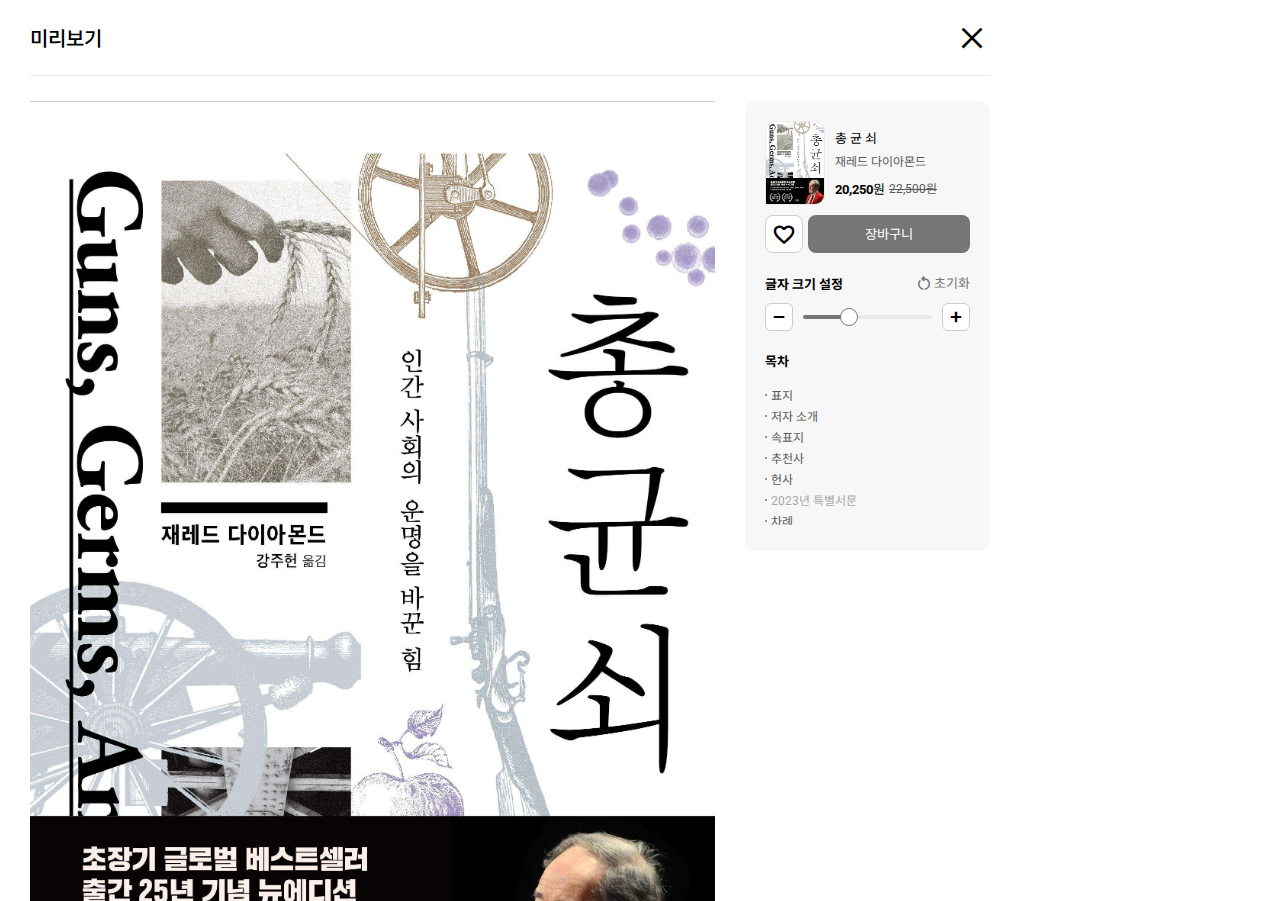
<file: preview.html>
<!DOCTYPE html>
<html lang="ko">
<head>
    <meta charset="UTF-8">
    <meta name="viewport" content="width=device-width, initial-scale=1.0">
    <title>총 균 쇠 | 재레드 다이아몬드 | 김영사- 교보ebook</title>
    <link rel="preconnect" href="https://fonts.googleapis.com">
    <link rel="preconnect" href="https://fonts.gstatic.com" crossorigin>
    <link rel="preconnect" href="https://fonts.googleapis.com">
    <link rel="preconnect" href="https://fonts.gstatic.com" crossorigin>
    <link
        href="https://fonts.googleapis.com/css2?family=Noto+Sans+KR:wght@300;400;500;700&family=Roboto:wght@300;400;500;700&display=swap"
        rel="stylesheet">
        <link rel="stylesheet" href="https://fonts.googleapis.com/css2?family=Material+Symbols+Outlined:opsz,wght,FILL,GRAD@24,200,0,-25" /> <link rel="stylesheet" href="https://fonts.googleapis.com/css2?family=Material+Symbols+Outlined:opsz,wght,FILL,GRAD@24,100,0,-25" />
    
    <link rel="stylesheet" href="css/common.css">
    <link rel="stylesheet" href="css/preview.css">
    <link rel="icon" href="./images/favicon.ico">

    <script src="https://code.jquery.com/jquery-3.7.1.min.js"></script>
    <script defer src="./js/preview.js"></script>
</head>
<body>
    
<article class="detail">
    <section class="detail-top">
        <h2>미리보기</h2>
        <span class="material-symbols-outlined">close</span>
    </section>
    <section class="detail-left">
        <ul class="put__detail-left scroll-custom">
            <li>
                <img src="./images/preview_cover.jpg" alt="총균쇠 표지">
            </li>
            <li>
                <p class="author-korean">재레드 다이아몬드</p>
                <p class="author-english">Jared Diamond</p>
                <div class="detail-content"></div>
                <p class="translator">강주헌 옮김</p>
                <div class="detail-content"></div>
            </li>
            <li>
                <img src="./images/preview_cover2.jpg" alt="총균쇠 속 표지">
            </li>
            <li class="detail-content"></li>
            <li class="detail-content"></li>
            <li class="detail-content"></li>
        </ul>
    </section>
    <section class="control detail-right">
        <div class="top">
            <img class="thumbnail" src="./images/book-thumbnail.jpg" alt="총균쇠 표지">
            <div>
                <p class="title">총 균 쇠</p>
                <p class="author">재레드 다이아몬드</p>
                <div class="price">
                    <span><b>20,250</b>원</span>
                    <span>22,500원</span>
                </div>
            </div>
        </div>
        <div class="btn">
            <button>
                <span class="material-symbols-outlined">favorite</span>
            </button>
            <button>장바구니</button>
        </div>
        <div class="middle">
            <div>
                <p>글자 크기 설정</p>
                <div class="reset">
                    <div class="material-symbols-outlined">restart_alt</div>
                    <div>초기화</div>
                </div>
            </div>
            <button class="material-symbols-outlined fontSmall">remove</button>
            <input type="range" id="font-size" name="font-size" min="11" max="20" step="1" value="14">
            <button class="material-symbols-outlined fontBig">add</button>
        </div>
        <div class="bottom">
            <p>목차</p>
            <ul class="put__index scroll-custom">

            </ul>
        </div>
    </section>
</article>

</body>
</html>
</file>
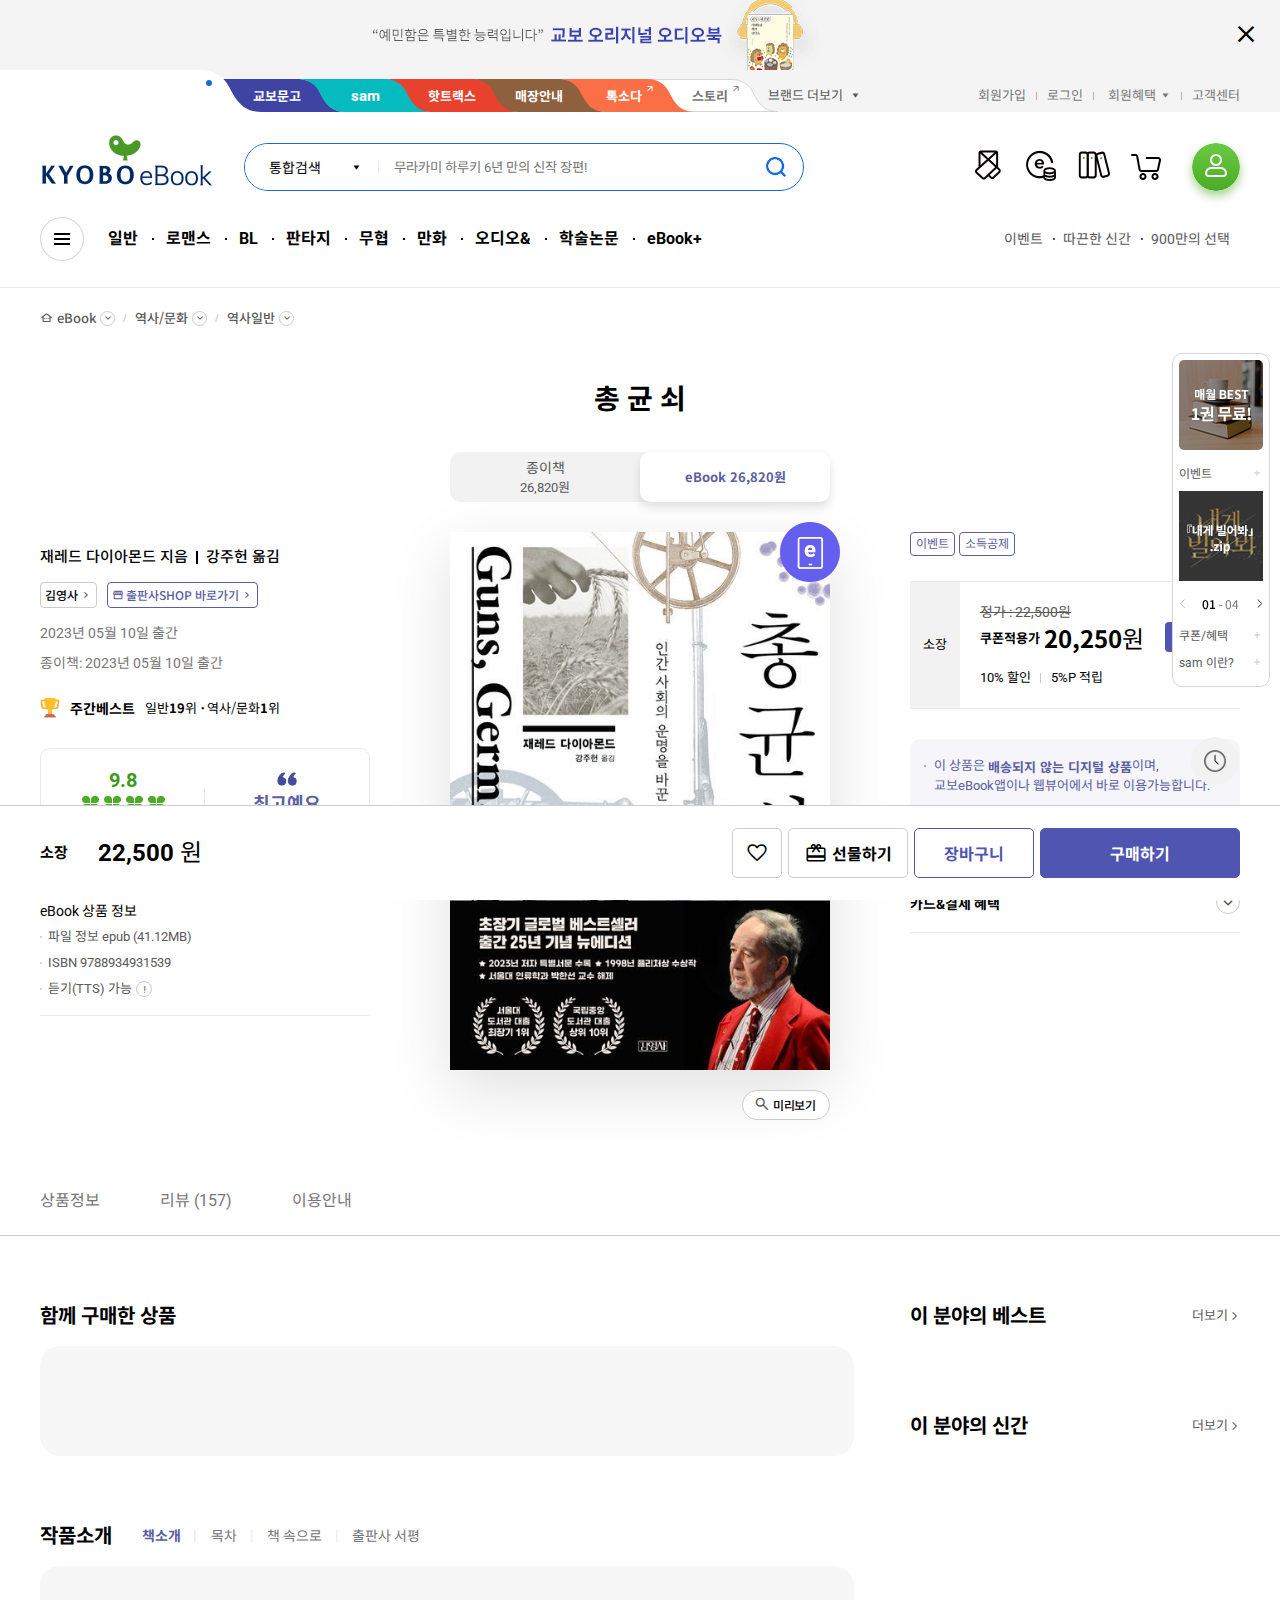
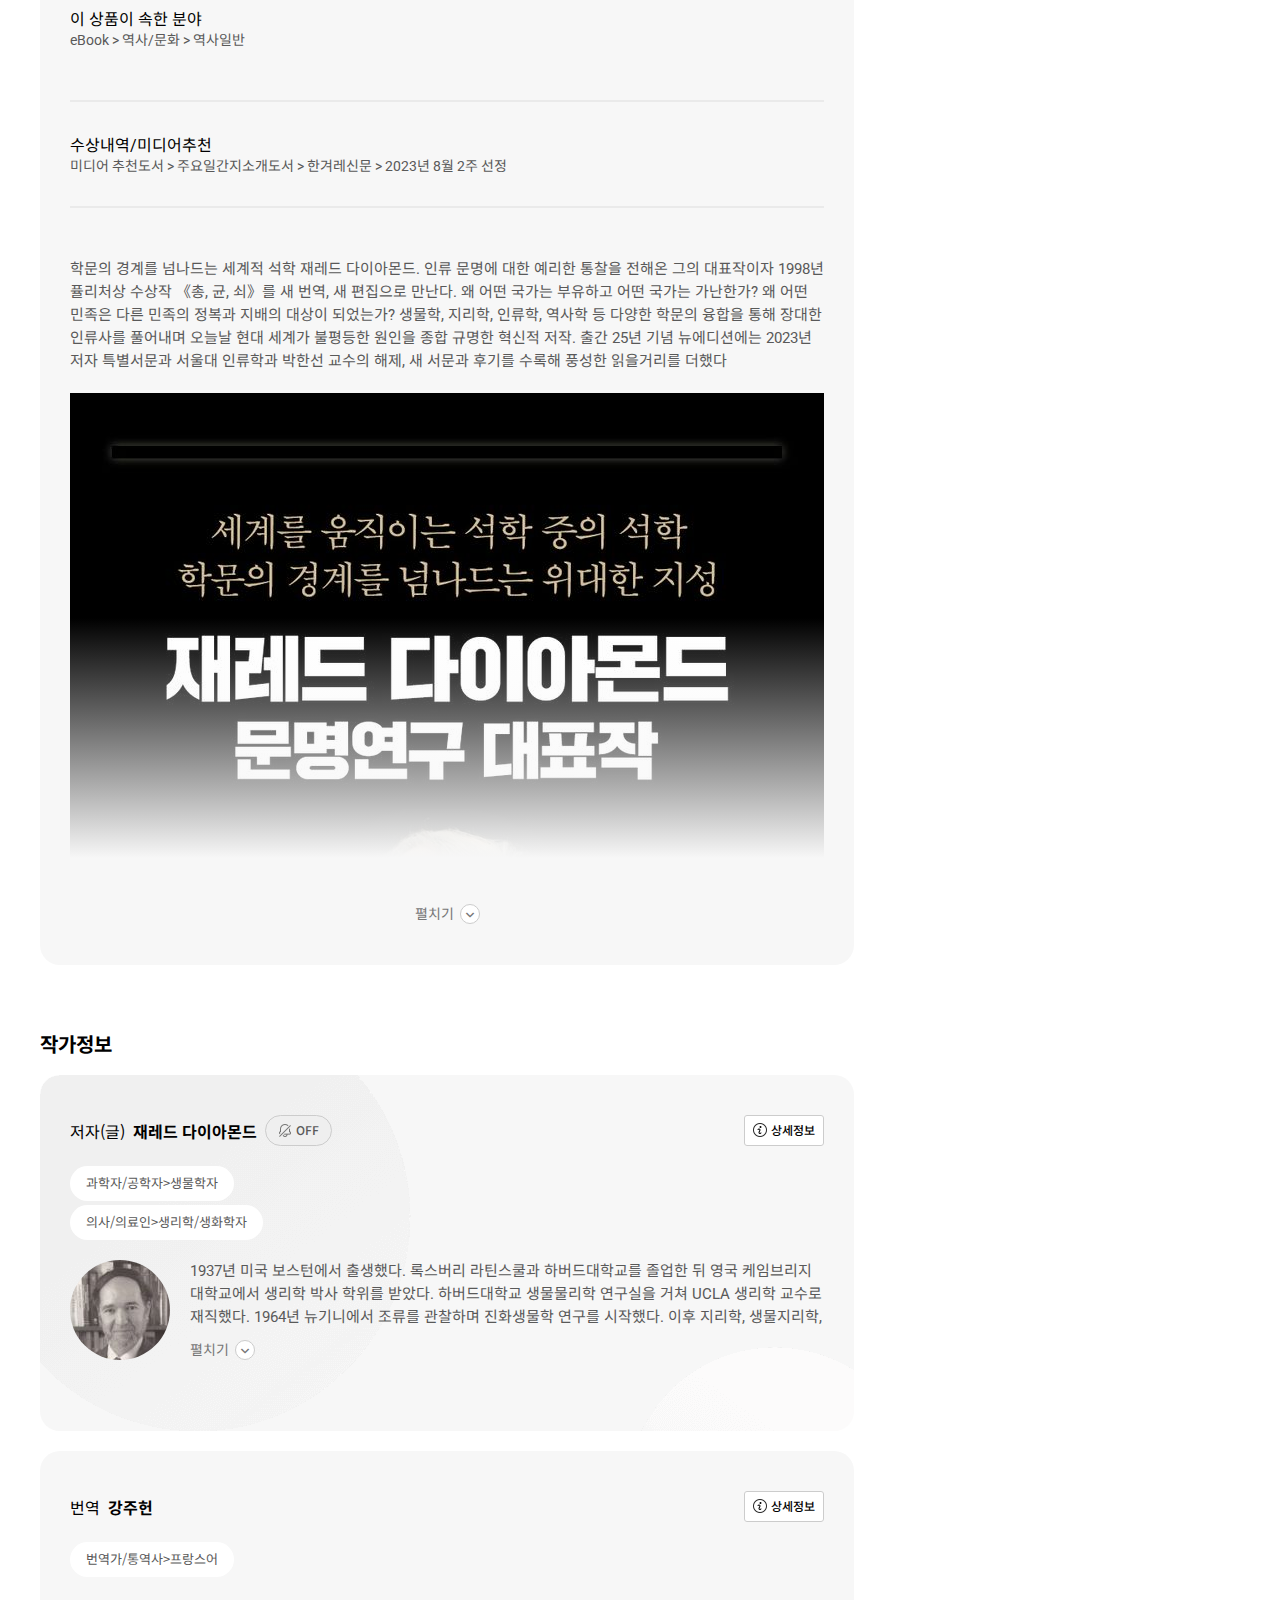
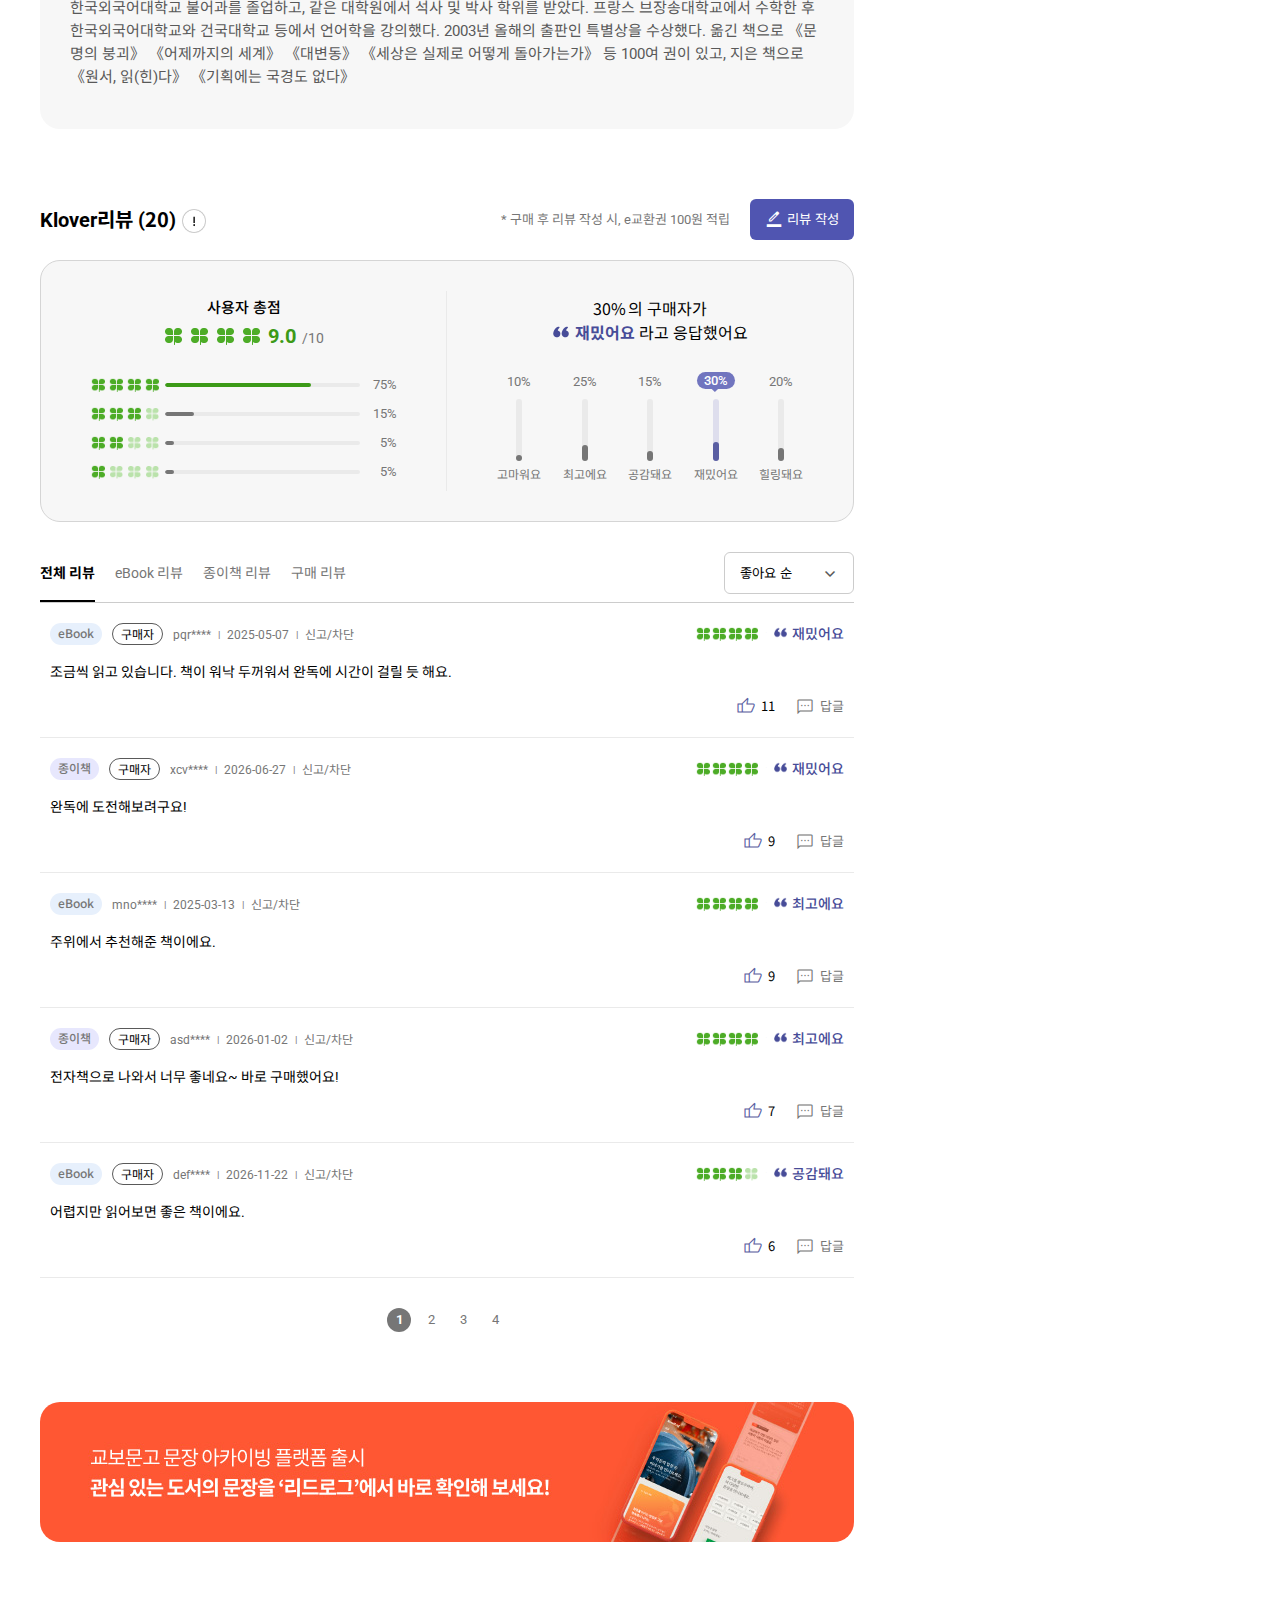
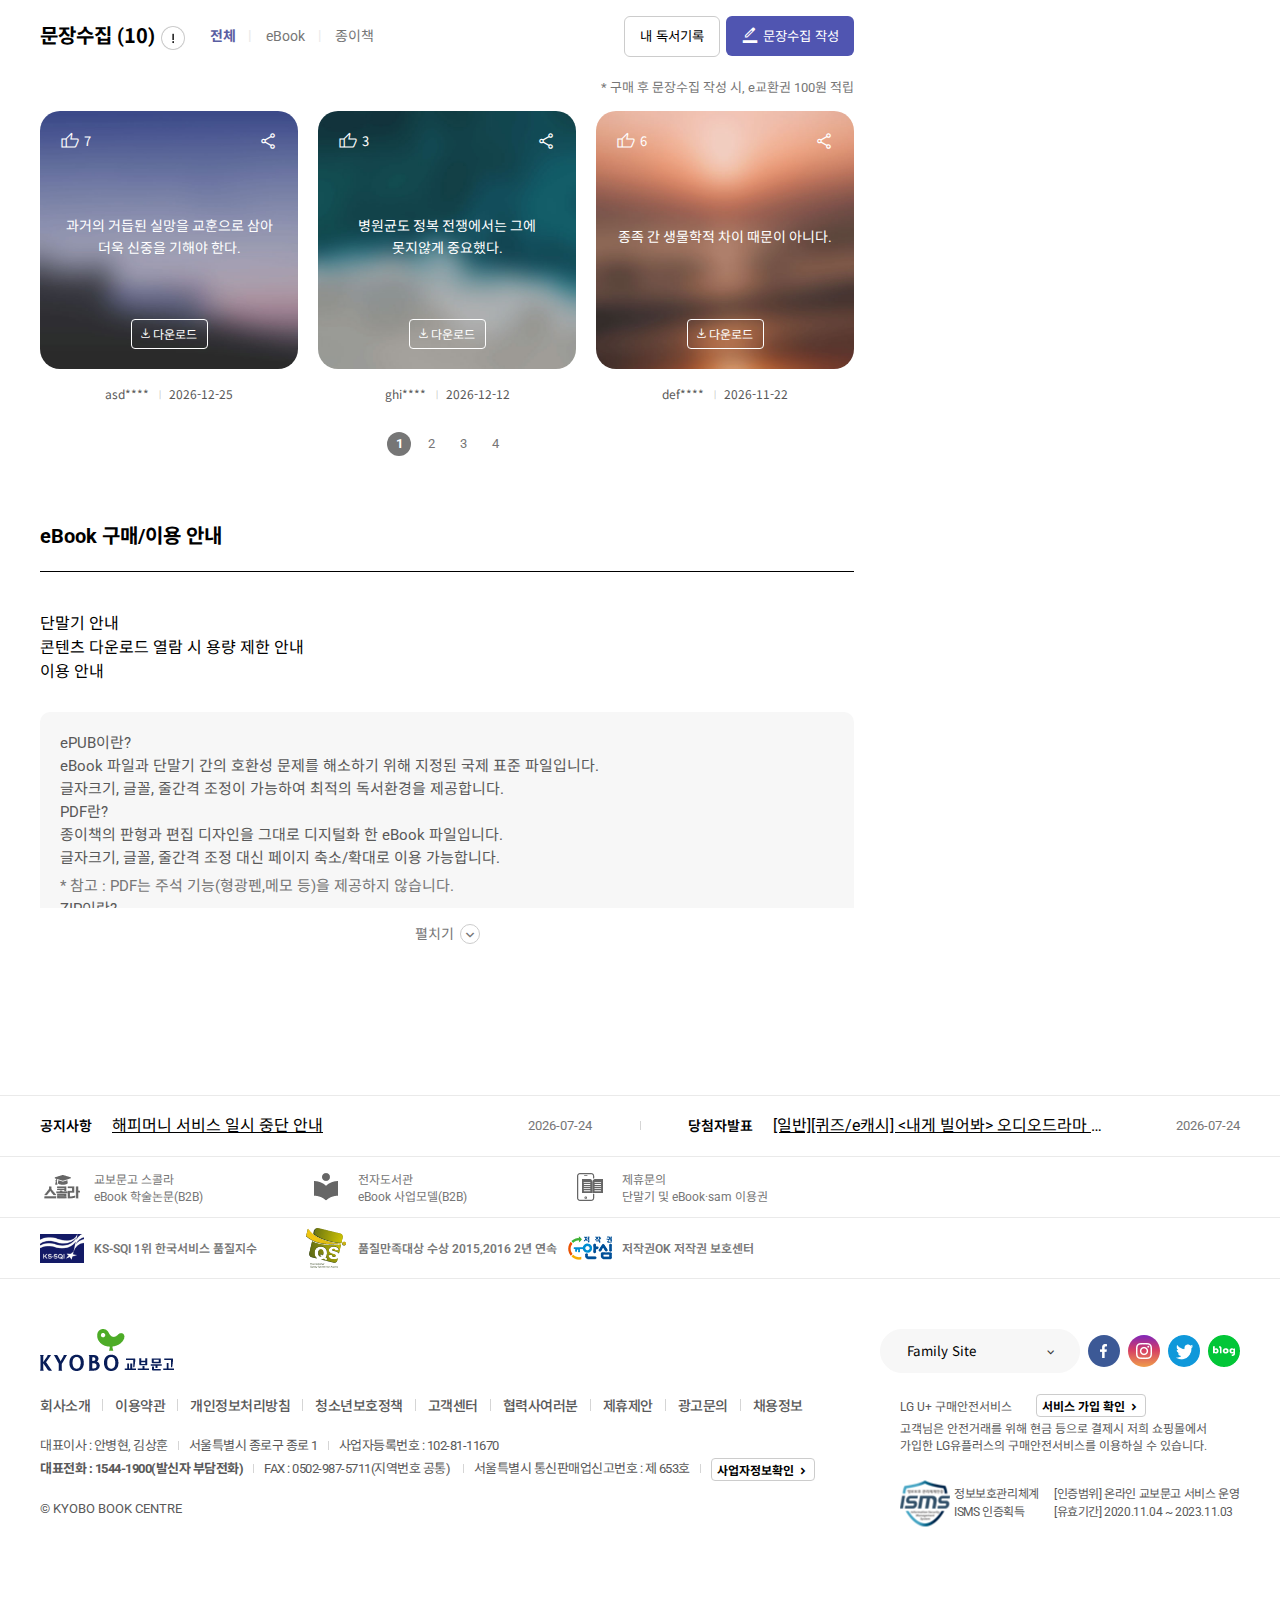
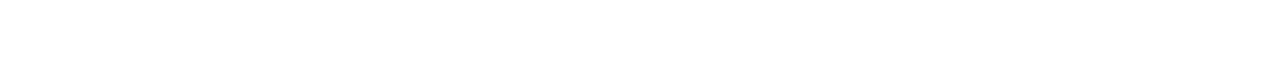
<file: sub.html>
<!DOCTYPE html>
<html lang="ko">

<head>
    <meta charset="UTF-8">
    <title>총 균 쇠 | 재레드 다이아몬드 | 김영사- 교보ebook</title>

    <link rel="preconnect" href="https://fonts.googleapis.com">
    <link rel="preconnect" href="https://fonts.gstatic.com" crossorigin>
    <link rel="preconnect" href="https://fonts.googleapis.com">
    <link rel="preconnect" href="https://fonts.gstatic.com" crossorigin>
    <link
        href="https://fonts.googleapis.com/css2?family=Noto+Sans+KR:wght@300;400;500;600;700&family=Roboto:wght@300;400;500;700&display=swap"
        rel="stylesheet">
        <link rel="stylesheet" href="https://fonts.googleapis.com/css2?family=Material+Symbols+Outlined:opsz,wght,FILL,GRAD@20..48,100..700,0..1,-50..200" />
    <link rel="stylesheet" href="https://cdn.jsdelivr.net/npm/swiper@10/swiper-bundle.min.css" />
    <link rel="stylesheet" href="css/common.css">
    <link rel="stylesheet" href="css/sub.css">

    <link rel="icon" href="./images/favicon.ico">

    <script src="https://code.jquery.com/jquery-3.7.1.min.js"></script>
    <script src="https://cdn.jsdelivr.net/npm/swiper@10/swiper-bundle.min.js"></script>

    <script defer src="./js/common_header_footer.js"></script>
    <script defer src="./js/common_nav.js"></script>
    <script defer src="./js/sub.js"></script>
    <script defer src="./js/sub_data.js"></script>
    <script defer src="./js/sub_buy_with.js"></script>
    <script defer src="./js/sub_best.js"></script>
    <script defer src="./js/sub_new.js"></script>
    <script defer src="./js/sub_author_slide.js"></script>
    <script  src="./js/sub_archiving.js" type="module"></script>
    <script  src="./js/sub_review.js" type="module"></script>
    <script defer src="./js/common_history.js"></script>

</head>

<body>
    <header>
        <div class="top-banner">
            <span class="material-symbols-outlined close-symbol">close</span>
        </div>
        <div class="full-inner" id="header-top__full-inner">
            <div class="inner" id="header-top__inner">
                <div class="header-top">
                    <div class="header-top__tap">
                        <a>
                            <svg width="172" height="42" fill="#ffffff">
                                <use width="172" height="42" href="./images/tab.svg#tab_bar"></use>
                            </svg>
                        </a>
                        <a href="#">
                            <svg fill="#3e43a4" width="135" height="33">
                                <use href="./images/tab.svg#tab_bar"></use>
                                <text x="42" y="22">교보문고</text>
                            </svg>
                        </a>
                        <a href="#">
                            <svg fill="#06bbc0" width="135" height="33">
                                <use href="./images/tab.svg#tab_bar"></use>
                                <text x="52" y="22">sam</text>
                            </svg>
                        </a>
                        <a href="#">
                            <svg fill="#e8422f" width="135" height="33">
                                <use href="./images/tab.svg#tab_bar"></use>
                                <text x="42" y="22">핫트랙스</text>
                            </svg>
                        </a>
                        <a href="#">
                            <svg fill="#8f603d" width="135" height="33">
                                <use href="./images/tab.svg#tab_bar"></use>
                                <text x="42" y="22">매장안내</text>
                            </svg>
                        </a>
                        <a href="#">
                            <svg fill="#FB6F46" width="135" height="33">
                                <use href="./images/tab.svg#tab_bar"></use>
                                <text x="46" y="22">톡소다</text>
                            </svg>
                            <span class="material-symbols-outlined">arrow_outward</span>
                        </a>
                        <a href="#">
                            <svg fill="#ffffff" stroke="#D5D5D5" stroke-width="1" width="135" height="33">
                                <use width="133" height="32" href="./images/tab.svg#tab_bar"></use>
                                <text x="46" y="22">스토리</text>
                            </svg>
                            <span class="material-symbols-outlined">arrow_outward</span>
                        </a>
                    </div>
                    <div class="header-top__more">
                        <a href="#">브랜드 더보기</a>
                        <div class="material-symbols-outlined more-symbol">change_history</div>
                        <div class="more-box">
                            <div class="more-box__inner scroll-custom">
                                <ul class="more__put">
                                    <!--header.js-->
                                    <!-- <li>
                                        <a href=""><img src="" alt=""></a>
                                        <a href=""><span></span></a>
                                    </li> -->
                                </ul>
                            </div>
                        </div>
                    </div>

                    <ul class="header-top__login">
                        <li><a href="javascript:void(0)">회원가입</a></li>
                        <li><a href="javascript:void(0)">로그인</a></li>
                        <li class="benefit">
                            <a href="javascript:void(0)">회원혜택
                                <div class="material-symbols-outlined more-symbol">change_history</div>
                            </a>
                            <ul>
                                <li><a href="javascript:void(0)">교보북클럽</a></li>
                                <li><a href="javascript:void(0)">등급별 회원혜택</a></li>
                                <li><a href="javascript:void(0)">신규회원 혜택</a></li>
                                <li><a href="javascript:void(0)">제휴포인트/상품권</a></li>
                                <li><a href="javascript:void(0)">참좋은교보문고</a></li>
                                <li><a href="javascript:void(0)">Prestige Lounge</a></li>
                            </ul>
                        </li>
                        <li><a href="javascript:void(0)">고객센터</a></li>
                    </ul>
                </div>
            </div>
        </div>
        <div class="full-inner" id="header-middle__full-inner">
            <div class="inner">
                <div class="header-middle">
                    <a href="./index.html" class="header-middle__logo">
                        <img src="./images/header_logo.png" alt="header_logo">
                    </a>
                    <div class="header-middle__search">
                        <div class="header-middle__select">
                            <button class="js-search">
                                <span class="selected-option js-search">통합검색</span>
                                <span class="material-symbols-outlined selected-symbol js-search">change_history</span>
                            </button>
                            <ul class="optionList js-search">
                                <li class="optionItem">통합검색</li>
                                <li class="optionItem">교보문고</li>
                                <li class="optionItem">eBook</li>
                                <li class="optionItem">sam</li>
                                <li class="optionItem">핫트랙스</li>
                            </ul>
                        </div>
                        <div class="header-middle__input">
                            <input type="text">
                        </div>
                        <div class="header-middle__close">
                            <img src="./images/search_close.png" alt="검색 비우기">
                        </div>
                        <div class="header-middle__icon">
                            <img src="./images/search_search.png" alt="검색하기">
                        </div>
                    </div>
                    <ul class="header-middle__my-page">
                        <li><a href="#"><img src="./images/myPage1.png" alt="쪽지"></a></li>
                        <li><a href="#"><img src="./images/myPage2.png" alt="교보e캐시"></a></li>
                        <li><a href="#"><img src="./images/myPage3.png" alt="e-라이브러리"></a></li>
                        <li><a href="#"><img src="./images/myPage4.png" alt="장바구니"></a></li>
                        <li><a href="#" class="my-page"><img src="./images/myPage5.png" alt="마이페이지"></a></li>
                    </ul>
                </div>
                <div class="header-bottom">
                    <div class="header-bottom__menu"></div>
                    <ul class="header-bottom__category">
                        <li><a href="javascript:void(0)">일반</a></li>
                        <li><a href="javascript:void(0)">로맨스</a></li>
                        <li><a href="javascript:void(0)">BL</a></li>
                        <li><a href="javascript:void(0)">판타지</a></li>
                        <li><a href="javascript:void(0)">무협</a></li>
                        <li><a href="javascript:void(0)">만화</a></li>
                        <li><a href="javascript:void(0)">오디오&</a></li>
                        <li><a href="javascript:void(0)">학술논문</a></li>
                        <li><a href="javascript:void(0)">eBook+</a></li>
                    </ul>
                    <ul class="header-bottom__event">
                        <li><a href="javascript:void(0)">이벤트</a></li>
                        <li><a href="javascript:void(0)">따끈한 신간</a></li>
                        <li><a href="javascript:void(0)">900만의 선택</a></li>
                    </ul>
                </div>
            </div>
            <!--nav-->
            <div class="header-nav">
                <div class="tab__align">
                    <div class="nav__tab active">카테고리 전체보기</div>
                    <div class="nav__tab">서비스 전체보기</div>
                </div>
                <ul class="store-category">
                    <li>교보문고</li>
                    <li class="active">eBook</li>
                    <li>sam</li>
                    <li>핫트랙스</li>
                </ul>
                <!--서비스 전체보기-->
                <div class="service-nav-box">
                    <div class="service-nav-inner scroll-custom">
                        <ul class=" nav__put"></ul>
                    </div>
                </div>
                <div class="ebook-nav-box">
                    <div class="ebook-nav-inner">
                        <div class="ebook-tab">
                            <span class="active">eBook</span><br/>
                            <span>오디오(북)</span><br/>
                            <span>동영상</span><br/>
                        </div>
                        <div class="ebook-nav-padding scroll-custom">
                            <ul class="ebook-nav__put ebook-nav-category active"></ul>
                            <ul class="audio-nav__put ebook-nav-category"></ul>
                            <ul class="video-nav__put ebook-nav-category"></ul>
                        </div>
                        <div class="ebook-shortcut"></div>
                    </div>
                </div>
            </div>
            <!--flyMenu-->
            <div class="header-flyMenu">
                <a href="javascript:void(0)" class="flyMenu__img">
                    <img src="./images/flyMenu.jpg" alt="매월 BEST 1권 무료!">
                </a>
                <a href="javascript:void(0)" class="flyMenu__info">
                    <div>이벤트</div>
                    <div class="material-symbols-outlined flyMenu__plus">add</div>
                </a>
                <div class="fly__inner">
                    <div class="swiper mySwiper flyMenu_mySwiper">
                        <div class="swiper-wrapper fly__put">
                            <!-- <a class="swiper-slide" href="javascript:void(0)">
                                <img src="./images/flyMeny_slide${i}.jpg" alt="">
                            </a> -->
                        </div>
                    </div>
                    <div class="swiper__control">
                        <div class="swiper-button-prev fly-prev"></div>
                        <div class="swiper-pagination fly-pagination"></div>
                        <div class="swiper-button-next fly-next"></div>
                    </div>
                </div>
                <a href="javascript:void(0)" class="flyMenu__info">
                    <div>쿠폰/혜택</div>
                    <div class="material-symbols-outlined flyMenu__plus">add</div>
                </a>
                <a href="javascript:void(0)" class="flyMenu__info">
                    <div>sam 이란?</div>
                    <div class="material-symbols-outlined flyMenu__plus">add</div>
                </a>
            </div>
        </div>
    </header>
    <!--main-info-->
    <div class="main-info">
        <div class="inner main-info__inner">
            <div class="this-category">
                <div class="this-category__sub">
                    <span class="material-symbols-outlined">other_houses</span>
                    <span>eBook</span>
                    <button>
                        <span class="material-symbols-outlined">expand_more</span>
                    </button>
                    <ul class="this-category-detail detail-first">
                        <!-- <li class="active"><a href="javascript:void(0)">eBook</a></li>
                        <li><a href="javascript:void(0)">오디오(북)</a></li>
                        <li><a href="javascript:void(0)">동영상</a></li> -->
                    </ul>
                </div>
                <div class="this-category__sub">
                    <span>역사/문화</span>
                    <button>
                        <span class="material-symbols-outlined">expand_more</span>
                    </button>
                    <ul class="this-category-detail"></ul>
                </div>
                <div class="this-category__sub">
                    <span>역사일반</span>
                    <button>
                        <span class="material-symbols-outlined">expand_more</span>
                    </button>
                    <ul class="this-category-detail"></ul>
                </div>
            </div>
            <div class="book-top-info">
                <div class="book-top">
                    <h3>총 균 쇠</h3>
                    <div class="share">
                        <div class="material-symbols-outlined share-icon">share</div>
                        <a href="javascript:void(0)" class="bg-text share__sns">카카오톡</a>
                        <a href="javascript:void(0)" class="bg-text share__sns">라인</a>
                        <a href="javascript:void(0)" class="bg-text share__sns">네이버밴드</a>
                        <a href="javascript:void(0)" class="bg-text share__sns">페이스북</a>
                        <a href="javascript:void(0)" class="bg-text share__sns">트위터</a>
                        <a href="javascript:void(0)" class="bg-text share__sns">링크</a>
                        <a class="material-symbols-outlined share__sns share__sns__close">close</a>
                    </div>
                </div>
                <div class="book-type">
                    <button class="book-type__select">
                        <span>eBook</span>
                        <span>26,820원</span>
                    </button>
                    <div class="book-type__none">
                        <div>
                            <div>종이책</div>
                            <div>26,820원</div>
                        </div>
                        <div>
                            <div>eBook</div>
                            <div>26,820원</div>
                        </div>
                    </div>
                </div>
            </div>
            <div class="this-info">
                <div class="this-authors">
                    <a href="javascript:void(0)">재레드 다이아몬드 지음</a>
                    <div></div>
                    <a href="javascript:void(0)">강주헌 옮김</a>
                </div>
                <div class="this-publisher">
                    <button class="publisher">
                        <span>김영사</span>
                        <span class="material-symbols-outlined">navigate_next</span>
                    </button>
                    <button class="publisher-shop">
                        <span class="material-symbols-outlined">storefront</span>
                        <span>출판사SHOP 바로가기 </span>
                        <span class="material-symbols-outlined">navigate_next</span>
                    </button>
                </div>
                <p class="published-date">2023년 05월 10일 출간</p>
                <p class="published-date">종이책: 2023년 05월 10일 출간</p>

                <a href="javascript:void(0)" class="this-rank">
                    <img src="./images/rank.png" alt="랭크">
                    <span class="bold-text">주간베스트</span>
                    <span class="rank">일반 <span class="bold-text">19</span>위</span>
                    <span class="rank" >역사/문화 <span class="bold-text">1</span>위</span>
                </a>
                <a href="javascript:void(0)" class="this-review">
                    <div class="review">
                        <p class="bold-text">9.8</p>
                        <div class="score">
                            <img src="./images/review.png" alt="리뷰평점">
                            <img src="./images/review.png" alt="리뷰평점">
                            <img src="./images/review.png" alt="리뷰평점">
                            <img src="./images/review.png" alt="리뷰평점">
                        </div>
                        <p>(156개의 리뷰)</p>
                    </div>
                    <div class="comment">
                        <img src="./images/quotes.png" alt="quotes">
                        <p class="bold-text">최고예요</p>
                        <p>(29%의 구매자)</p>
                    </div>
                </a>
                <div class="this-ebook-info">
                    <p>eBook 상품 정보</p>
                    <ul>
                        <li>파일 정보 epub (41.12MB)</li>
                        <li>ISBN 9788934931539</li>
                        <li>
                            듣기(TTS) 가능
                            <div class="tts-info">
                                <button>
                                    <span class="material-symbols-outlined">exclamation</span>
                                </button>
                                <div class="tts-info-more">
                                    <span class="material-symbols-outlined close-icon">close</span>
                                    <p class="title">TTS 란?</p>
                                    <p class="sub-title">텍스트를 음성으로 읽어주는 기술입니다.</p>
                                    <ul>
                                        <li>전자책의 편집 상태에 따라 본문의 흐름과 다르게 텍스트를​ 읽을 수 있습니다.</li>
                                        <li>전자책 화면에 표기된 주석 등을 모두 읽어 줍니다.</li>
                                        <li>이미지 형태로 제작된 전자책 (예 : ZIP 파일)은 TTS 기능을 지원하지 않습니다.</li>
                                        <li>'교보 ebook' 앱을 최신 버전으로 설치해야 이용 가능합니다. (Android v3.0.26, iOS v3.0.09,PC v1.2 버전 이상)</li>
                                    </ul>
                                </div>
                            </div>
                        </li>
                    </ul>
                </div>
            </div>
            <div class="this-thumbnail">
                <a href="javascript:void(0)" class="this-book">
                    <img src="./images/book-thumbnail.jpg" alt="총균쇠 표지">
                    <div class="preview__big">
                        <span class="material-symbols-outlined">search</span>
                        <span>크게보기</span>
                    </div>
                </a>
                <!--button이동 js-->
                <button class="preview">
                    <span class="material-symbols-outlined">search</span>
                    <span class="button-text">미리보기</span>
                </button>
            </div>
            <div class="this-price">
                <div class="this-price__event">
                    <div>이벤트</div>
                    <div>소득공제</div>
                </div>
                <div class="this-price__info">
                    <div>소장</div>
                    <div>
                        <p class="origin-price">정가 : 22,500원</p>
                        <div class="coupon-price">  
                            <span class="bold-text">쿠폰적용가</span>
                            <span class="bold-text">20,250</span><span>원</span>
                        </div>
                        <div class="sale">
                            <p>10% 할인</p>
                            <p>5%P 적립</p>
                        </div>
                    </div>
                    <button class="coupon">
                        <span class="material-symbols-outlined">download</span>
                        <span>할인쿠폰</span>
                    </button>
                </div>
                <div class="ebook-notice">
                    <div>
                        이 상품은 <span class="bold-text">배송되지 않는 디지털 상품</span>이며,
                        교보eBook앱이나 웹뷰어에서 바로 이용가능합니다.
                    </div>
                </div>
                <div class="event-box">
                    <div class="event-title more-title">
                        <p class="bold-text">이 상품의 이벤트</p>
                        <button class="more-icon">
                            <span class="material-symbols-outlined">expand_more</span>
                        </button>
                    </div>
                    <ul class="more-info">
                        <li><a href="javascript:void(0)">[단독/e캐시] &lt;신비 섬 제주 유산&gt; 단독 선출간 및 기대평 이벤트</a></li>
                        <li><a href="javascript:void(0)">[단독/e캐시] &lt;와다 하루키의 한국전쟁 전사&gt; 단독 선출간 및 기대평 이벤트</a></li>
                    </ul>
                </div>
                <div class="payment-box">
                    <div class="payment-title more-title">
                        <p class="bold-text">카드&결제 혜택</p>
                        <button class="more-icon">
                            <span class="material-symbols-outlined">expand_more</span>
                        </button>
                    </div>
                    <ul class="more-info">
                        <li>
                            <div>5만원 이상 구매 시 추가</div>
                            <div>2,000P</div>
                        </li>
                        <li>
                            <div>3만원 이상 구매 시, 등급별 2~4% 추가   </div>
                            <div>최대 416P</div>
                        </li>
                        <li>
                            <div>리뷰 작성 시, e교환권 추가</div>
                            <div>최대 300원</div>
                        </li>
                    </ul>
                </div>
            </div>
        </div>
    </div>
    <!--content-->
    <div class="content">
        <!--detail-nav-->
        <div class="detail-nav">
            <div class="full__inner">
                <div class="inner" id="detail-nav__inner">
                    <a href="#nav__product-info">상품정보</a>
                    <a href="#nav__review">리뷰 (157)</a>
                    <a href="#nav__ebook-guide">이용안내</a>
                </div>
            </div>
        </div>
        <div class="inner">
            <div class="content__right">
                <div class="buy-with content-box" id="nav__product-info">
                    <h3 class="content-title">함께 구매한 상품</h3>
                    <ul class="put__buy-with">
                        <!-- <sub_buy_with.js>
                        <li class="buy-with__book">
                            <a class="thumbnail" href="#">
                                <img src="" alt="">
                            </a>
                            <div class="info">
                                <a href="javascript:void(0)" class="title"></a>
                                <div class="author"></div>
                                <div class="price">
                                    <span class="sale"></span>
                                    <span class="bold-text"></span>
                                    <span class="won"></span>
                                </div>
                            </div>
                        </li>
                    -->
                    </ul>
                </div>
                <div class="book-detail content-box">
                    <div class="content-title">
                        <h3>작품소개</h3>
                        <ul class="detail-tab">
                            <li class="active">책소개</li>
                            <li>목차</li>
                            <li>책 속으로</li>
                            <li>출판사 서평</li>
                        </ul>
                    </div>
                    <div class="book-detail-box active">
                        <div class="detail-list">
                            <p class="detail-list-title">이 상품이 속한 분야</p>
                            <a class="detail-info-sub" href="javascript:void(0)">eBook > 역사/문화 > 역사일반</a>   
                        </div>
                        <hr class="divide-detail">
                        <div class="detail-list">
                            <p class="detail-list-title">수상내역/미디어추천</p>
                            <a class="detail-info-sub" href="javascript:void(0)">미디어 추천도서 > 주요일간지소개도서 > 한겨레신문 > 2023년 8월 2주 선정</a>   
                        </div>
                        <hr class="divide-detail">
                        <div class="detail-list book-content-box fold_content">
                            <p class="book-content-sub put__introduce">
                                <!--data.js / 책소개-->
                            </p>
                            <img src="./images/book-content.jpg" alt="총균쇠 책소개">
                        </div>
                        <div class="fold-btn">
                            <span class="fold-text">펼치기</span>
                            <span class="material-symbols-outlined fold-icon">expand_more</span>
                        </div>
                    </div>
                    <div class="book-detail-box">
                        <p class="put__category fold_content">
                            <!--data.js / 목차-->
                        </p>
                        <div class="fold-btn">
                            <span class="fold-text">펼치기</span>
                            <span class="material-symbols-outlined fold-icon">expand_more</span>
                        </div>
                    </div>
                    <div class="book-detail-box">
                        <p class="put__preview fold_content">
                            <!--data.js / 책속으로-->
                        </p>
                        <div class="fold-btn">
                            <span class="fold-text">펼치기</span>
                            <span class="material-symbols-outlined fold-icon">expand_more</span>
                        </div>
                    </div>
                    <div class="book-detail-box">
                        <p class="put__publish fold_content">
                            <!--data.js / 출판사 서평-->
                        </p>
                        <div class="fold-btn">
                            <span class="fold-text">펼치기</span>
                            <span class="material-symbols-outlined fold-icon">expand_more</span>
                        </div>
                    </div>
                </div>
                <!--author-info-->
                <div class="author-info content-box">
                    <div class="content-title">
                        <h3>작가정보</h3>
                    </div>
                    <div class="author-info-box">
                        <div class="info-top">
                            <span>저자(글)</span>
                            <a class="bold-text" href="javascript:void(0)">재레드 다이아몬드</a>
                            <button class="alarm-btn">
                                <span class="bg-text">알람켜기</span>
                                <span>OFF</span>
                            </button>
                            <button class="detail-btn">
                                <span class="bg-text">상세정보</span>
                                <span>상세정보</span>
                            </button>
                        </div>
                        <div class="author-category">
                            <button>과학자/공학자>생물학자</button>
                            <button>의사/의료인>생리학/생화학자</button>
                        </div>
                        <div class="author-detail">
                            <div class="author-picture bg-text">재레드 다이아몬드 사진</div>
                            <div class="author-detail-more">
                                <div class="put__author fold_content">
                                    <!--sub_data.js / 작가정보-->
                                </div>
                                <div class="fold-btn">
                                    <span class="fold-text">펼치기</span>
                                    <span class="material-symbols-outlined fold-icon">expand_more</span>
                                </div>
                            </div>
                        </div>
                        <div class="author-book-slide">
                            <div class="swiper mySwiper author_mySwiper slide-inner">
                                <ul class="swiper-wrapper put__slide">
                                    <!-- <li class="swiper-slide">
                                        <a href="javascript:void(0)" class="thumnbnail">
                                            <img src="" alt="">
                                        </a>
                                        <a href="javascript:void(0)" class="title"></a>
                                    </li> -->
                                </ul>
                                <div class="swiper-scrollbar"></div>
                            </div> 
                        </div>
                    </div>
                    <div class="translator-info-box">
                        <div class="info-top">
                            <span>번역</span>
                            <a class="bold-text" href="javascript:void(0)">강주헌</a>
                            <button class="detail-btn">
                                <span class="bg-text">상세정보</span>
                                <span>상세정보</span>
                            </button>
                        </div>
                        <div class="author-category">
                            <button>번역가/통역사>프랑스어</button>
                        </div>
                        <div class="author-detail">
                            <div class="author-detail-more">
                                <div class="put__translator">
                                    <!--sub_data.js / 번역정보-->
                                </div>
                            </div>
                        </div>
                    </div>
                </div>
                <!--review-->
                <div class="review content-box" id="nav__review">
                    <div class="content-title">
                        <h3>Klover리뷰 (<span class="count">0</span>)</h3>
                        <div class="review-detail notice-detail">
                            <div class="notice-icon bg-text">Klover리뷰 안내</div>
                            <div class="review-notice this-notice">
                                <p class="notice-title">Klover리뷰 안내</p>
                                <span class="material-symbols-outlined close-icon">close</span>
                                <p class="notice-content">Klover(Kyobo-lover)는 교보를 애용해 주시는 고객님들이 남겨주신 평점과 감상을 바탕으로, 다양한 정보를 전달하는 교보문고의 리뷰 서비스입니다.</p>
                                <ul class="notice-category">
                                    <li>
                                        <h6>1. 리워드 안내</h6>
                                        <ul class="notice-first">
                                            <li>구매 후 90일 이내에 평점 작성 시 e교환권 100원을 적립해 드립니다.</li>
                                            <li>e교환권은 적립일로부터 180일 동안 사용 가능합니다.</li>
                                            <li>리워드는 1,000원 이상 eBook, 오디오북, 동영상에 한해 다운로드 완료 후 리뷰 작성 시 익일 제공됩니다.</li>
                                            <li>리워드는 한 상품에 최초 1회만 제공됩니다.</li>
                                            <li>sam 이용권 구매 상품 / 선물받은 eBook은 리워드 대상에서 제외됩니다.</li>
                                        </ul>
                                    </li>
                                    <li>
                                        <h6>2. 운영 원칙 안내</h6>
                                        <p>Klover리뷰를 통한 리뷰를 작성해 주셔서 감사합니다. 자유로운 의사 표현의 공간인 만큼 타인에 대한 배려를 부탁합니다. 일부 타인의 권리를 침해하거나 불편을 끼치는 것을 방지하기 위해 아래에 해당하는 Klover 리뷰는 별도의 통보 없이 삭제될 수 있습니다.</p>
                                        <ul class="notice-second">
                                            <li>도서나 타인에 대해 근거 없이 비방을 하거나 타인의 명예를 훼손할 수 있는 리뷰</li>
                                            <li>도서와 무관한 내용의 리뷰</li>
                                            <li>인신공격이나 욕설, 비속어, 혐오 발언이 개재된 리뷰</li>
                                            <li>의성어나 의태어 등 내용의 의미가 없는 리뷰</li>
                                        </ul>
                                    </li>
                                </ul>
                            </div>
                        </div>    
                        <p>* 구매 후 리뷰 작성 시, e교환권 100원 적립</p>
                        <button class="write-archiving write-btn">
                            <span class="material-symbols-outlined">border_color
                                </span>
                            <span>리뷰 작성</span>
                        </button>
                    </div>
                    <div class="statistics">
                        <div class="left">
                            <div class="clover-statistics-title">
                                <h5>사용자 총점</h5>
                                <div>
                                    <div>
                                        <img src="./images/review.png" alt="평점">
                                        <img src="./images/review.png" alt="평점">
                                        <img src="./images/review.png" alt="평점">
                                        <img src="./images/review.png" alt="평점">
                                    </div>
                                    <div class="all-statistics">
                                        <h2 class="now-clover">9.8</h2>
                                        <p>/10</p>
                                    </div>
                                </div>
                            </div>
                            <div class="four-clover clover">
                                <div>
                                    <img src="./images/review.png" alt="평점">
                                    <img src="./images/review.png" alt="평점">
                                    <img src="./images/review.png" alt="평점">
                                    <img src="./images/review.png" alt="평점">
                                </div>
                                <div id="four-clover-meter" class="clover-meter">
                                    <div class="meter-bg"></div>
                                    <div class="meter-gage"></div>
                                </div>
                                <p class="clover-percent">10%</p>
                            </div>
                            <div class="three-clover clover">
                                <div>
                                    <img src="./images/review.png" alt="평점">
                                    <img src="./images/review.png" alt="평점">
                                    <img src="./images/review.png" alt="평점">
                                    <img src="./images/review_none.png" alt="평점">
                                </div>
                                <div id="three-clover-meter" class="clover-meter">
                                    <div class="meter-bg"></div>
                                    <div class="meter-gage"></div>
                                </div>
                                <p class="clover-percent">10%</p>
                            </div>
                            <div class="two-clover clover">
                                <div>
                                    <img src="./images/review.png" alt="평점">
                                    <img src="./images/review.png" alt="평점">
                                    <img src="./images/review_none.png" alt="평점">
                                    <img src="./images/review_none.png" alt="평점">
                                </div>
                                <div id="two-clover-meter" class="clover-meter">
                                    <div class="meter-bg"></div>
                                    <div class="meter-gage"></div>
                                </div>
                                <p class="clover-percent">10%</p>
                            </div>
                            <div class="one-clover clover">
                                <div>
                                    <img src="./images/review.png" alt="평점">
                                    <img src="./images/review_none.png" alt="평점">
                                    <img src="./images/review_none.png" alt="평점">
                                    <img src="./images/review_none.png" alt="평점">
                                </div>
                                <div id="one-clover-meter" class="clover-meter">
                                    <div class="meter-bg"></div>
                                    <div class="meter-gage"></div>
                                </div>
                                <p class="clover-percent">10%</p>
                            </div>
                        </div>    
                        <div class="right">
                            <div class="review-statistics-title">
                                <div>
                                    <span class="review-feel-percent">10%</span>
                                    <span>의 구매자가</span>
                                </div>
                                <div>
                                    <img src="./images/quotes.png" alt="따옴표">
                                    <span class="review-feel-max"></span>
                                    <span>라고 응답했어요</span>
                                </div>
                            </div>
                            <div class="review-statistics">
                                <div class="review__thanks review-bar">
                                    <div class="review__thanks-percent review-percent"></div>
                                    <div id="review__thanks-meter" class=" review-meter">
                                        <div class="meter-bg"></div>
                                        <div class="meter-gage"></div>
                                    </div>
                                    <div>고마워요</div>
                                </div>
                                <div class="review__great review-bar">
                                    <div class="review__great-percent review-percent"></div>
                                    <div id="review__great-meter" class=" review-meter">
                                        <div class="meter-bg"></div>
                                        <div class="meter-gage"></div>
                                    </div>
                                    <div>최고에요</div>
                                </div>
                                <div class="review__relate review-bar">
                                    <div class="review__relate-percent review-percent"></div>
                                    <div id="review__relate-meter" class=" review-meter">
                                        <div class="meter-bg"></div>
                                        <div class="meter-gage"></div>
                                    </div>
                                    <div>공감돼요</div>
                                </div>
                                <div class="review__fun review-bar">
                                    <div class="review__fun-percent review-percent"></div>
                                    <div id="review__fun-meter" class="review-meter">
                                        <div class="meter-bg"></div>
                                        <div class="meter-gage"></div>
                                    </div>
                                    <div>재밌어요</div>
                                </div>
                                <div class="review__healing review-bar">
                                    <div class="review__healing-percent review-percent"></div>
                                    <div id="review__healing-meter" class="review-meter">
                                        <div class="meter-bg"></div>
                                        <div class="meter-gage"></div>
                                    </div>
                                    <div>힐링돼요</div>
                                </div>
                            </div>
                        </div>
                    </div>

                    <div class="review-top">
                        <ul class="review_tab">
                            <li class="active">전체 리뷰</li>
                            <li>eBook 리뷰</li>
                            <li>종이책 리뷰</li>
                            <li>구매 리뷰</li>
                        </ul>
                        <div class="review_select">
                            <button>
                                <span>좋아요 순</span>
                                <span class="material-symbols-outlined">expand_more</span>
                            </button>
                            <ul>
                                <li>좋아요 순</li>
                                <li>최신순</li>
                            </ul>
                        </div>
                    </div>
                    <ul class="review-middle put__review">
                        <!-- <li>
                            <div class="review-content-top">
                                <button class="review-category">종이책</button>
                                <button class="purchase">구매자</button>
                                <p class="review-id">kb*****</p>
                                <p class="review-date">2023-06-12</p>
                                <a href="javascript:void(0)" class="reveiw-report">신고/차단</a>
                                <div class="review-clover">
                                    <div class="clover-img bg-text">리뷰 클로버</div>
                                    <div class="clover-img bg-text">리뷰 클로버</div>
                                    <div class="clover-img bg-text">리뷰 클로버</div>
                                    <div class="clover-img bg-text">리뷰 클로버</div>
                                </div>
                                <span>/</span>
                                <div class="review-feel">
                                    <img src="./images/quotes.png" alt="따옴표">
                                    <span>재밌어요</span>
                                </div>
                            </div>
                            <div class="review-content-middle">
                                도전해보세요. 좋은 책 입니다
                            </div>
                            <div class="review-content-bottom">
                                <div class="thumb-up">
                                    <span class="material-symbols-outlined">thumb_up</span>
                                    <span class="thumb-up-count">3</span>
                                </div>
                                <div class="reply">
                                    <span class="material-symbols-outlined">sms</span>
                                    <span>답글</span>
                                </div>
                            </div>
                        </li> -->

                    <!-- <li>
                            <div class="review-content-top">
                                <button class="review-category">종이책</button>
                                <p class="review-id">kb*****</p>
                                <p class="review-date">2023-06-12</p>
                                <a href="javascript:void(0)" class="reveiw-report">신고/차단</a>
                                <div class="review-clover">
                                    <img src="./images/review.png" alt="리뷰 클로버">
                                    <img src="./images/review.png" alt="리뷰 클로버">
                                    <img src="./images/review.png" alt="리뷰 클로버">
                                    <img src="./images/review.png" alt="리뷰 클로버">
                                </div>
                                <span>/</span>
                                <div class="review-feel">
                                    <img src="./images/quotes.png" alt="따옴표">
                                    <span>재밌어요</span>
                                </div>
                            </div>
                            <div class="review-content-middle">
                                도전해보세요. 좋은 책 입니다
                            </div>
                            <div class="review-content-bottom">
                                <div class="thumb-up">
                                    <span class="material-symbols-outlined">thumb_up</span>
                                    <span class="thumb-up-count">3</span>
                                </div>
                                <div class="reply">
                                    <span class="material-symbols-outlined">sms</span>
                                    <span>답글</span>
                                </div>
                            </div>
                        </li> -->
                        
                    </ul>
                    <ul class="review-bottom review-number">
                            <!-- <li active>1</li>
                            <li>2</li>
                            <li>3</li> -->
                    </ul>
                </div>
                <!--banner-->
                <a href="javascript:void(0)">
                    <img class="bottom__banner content-box" src="./images/sub_bottom_banner.jpg" alt="교보문고 문장 아카이빙 플랫폼 출시">
                </a>
                <!--archiving-->
                <div class="archiving content-box">
                    <div class="content-title">
                        <h3>문장수집 (<span class="count">0</span>)</h3>
                        <div class="archiving-detail notice-detail">
                            <div class="notice-icon bg-text">문장수집 안내</div>
                            <div class="archiving-notice this-notice">
                                <p class="notice-title">문장수집 안내</p>
                                <span class="material-symbols-outlined close-icon">close</span>
                                <p class="notice-content">문장수집은 고객님들이 직접 선정한 책의 좋은 문장을 보여 주는 교보문고의 새로운 서비스 입니다. 교보eBook 앱에서 도서 열람 후 문장 하이라이트 하시면 직접 타이핑 하실 필요 없이 보다 편하게 남길 수 있습니다. 마음을 두드린 문장들을 기록하고 좋은 글귀들은 ‘좋아요’ 하여 모아보세요. 도서 문장과 무관한 내용 등록 시 별도 통보없이 삭제될 수 있습니다.</p>
                                <p class="notice-content-title">리워드 안내</p>
                                <ul>
                                    <li>구매 후 90일 이내에 문장 수집 등록 시 e교환권 100원을 적립해 드립니다.</li>
                                    <li>e교환권은 적립일로부터 180일 동안 사용 가능합니다.</li>
                                    <li>리워드는 1,000원 이상 eBook에 한해 다운로드 완료 후 문장수집 등록 시 제공됩니다.</li>
                                    <li>리워드는 한 상품에 최초 1회만 제공됩니다.</li>
                                    <li>sam 이용권 구매 상품/주문취소/환불 시 리워드 대상에서 제외됩니다.</li>
                                </ul>
                            </div>
                        </div>    
                        <ul class="archiving-tab">
                            <li class="active">전체</li>
                            <li>eBook</li>
                            <li>종이책</li>
                        </ul>
                        <button class="my-archiving">내 독서기록</button>
                        <button class="write-archiving write-btn">
                            <span class="material-symbols-outlined">border_color
                                </span>
                            <span>문장수집 작성</span>
                        </button>
                    </div>
                    <p>* 구매 후 문장수집 작성 시, e교환권 100원 적립</p>
                    <div class="archiving-note">
                        <!--3개의 archiving-box group 시작-->
                        <ul class="archiving-group">
                            <!-- <li class="archiving-box">
                                <div class="main-box">
                                    <div class="box-top">
                                        <span class="material-symbols-outlined thumbup-icon">thumb_up</span>
                                        <span class="thumb-up__count"></span>
                                        <div class="share">
                                            <div class="material-symbols-outlined share-icon">share</div>
                                            <a href="javascript:void(0)" class="bg-text share__sns">카카오톡</a>
                                            <a href="javascript:void(0)" class="bg-text share__sns">라인</a>
                                            <a href="javascript:void(0)" class="bg-text share__sns">네이버밴드</a>
                                            <a href="javascript:void(0)" class="bg-text share__sns">페이스북</a>
                                            <a href="javascript:void(0)" class="bg-text share__sns">트위터</a>
                                            <a href="javascript:void(0)" class="bg-text share__sns">링크</a>
                                            <a class="material-symbols-outlined share__sns share__sns__close">close</a>
                                        </div>
                                    </div>
                                    <div class="box-middle archive">
                                    </div>
                                    <button class="download-btn box-bottom">
                                        <span class="material-symbols-outlined">download</span>
                                        <span>다운로드</span>
                                    </button>
                                </div>
                                <div class="sub-box">
                                    <span class="archiving-id"></span>
                                    <span class="archiving-date"></span>
                                </div>
                            </li>
                        -->
                        </ul>
                        <!--3개의 archiving-box group 끝-->
                    </div>
                    <ul class="archiving-number put__number">
                        <!-- <li class="active">1</li>
                        <li>2</li>
                        <li>3</li> -->
                    </ul>
                </div>
                <!--ebook-guide-->
                <div class="ebook-guide content-box fold_content" id="nav__ebook-guide">
                    <div class="content-title">
                        <h3>eBook 구매/이용 안내</h3>
                    </div>
                    <ul class="purchase put__guide">
                        <!--sub_data.js / 이용안내-->
                    </ul>
                    <div>
                        <p class="guide-title">단말기 안내</p>
                        <ul class="device put__guide">
                            <!--sub_data.js / 단말기안내-->
                        </ul>
                    </div>
                    <div>
                        <p class="guide-title">콘텐츠 다운로드 열람 시 용량 제한 안내</p>
                        <ul class="capacity put__guide">
                            <!--sub_data.js / 용랑제한안내-->
                        </ul>
                    </div>
                    <div class="use">
                        <!--sub_data.js / 이용안내-->
                        <p class="guide-title">이용 안내</p>
                        <ul class="put__guide use-detail"></ul>
                        <ul class="ePub">
                            <li>
                                <div class="guide-title ePub-first">ePUB이란?</div>
                                eBook 파일과 단말기 간의 호환성 문제를 해소하기 위해 지정된 국제 표준 파일입니다.<br>
                                글자크기, 글꼴, 줄간격 조정이 가능하여 최적의 독서환경을 제공합니다.
                            </li>
                            <li>
                                <div class="guide-title">PDF란?</div>
                                종이책의 판형과 편집 디자인을 그대로 디지털화 한 eBook 파일입니다.<br>
                                글자크기, 글꼴, 줄간격 조정 대신 페이지 축소/확대로 이용 가능합니다.<br>
                                <p>* 참고 : PDF는 주석 기능(형광펜,메모 등)을 제공하지 않습니다.</p>
                            </li>
                            <li>
                                <div class="guide-title">ZIP이란?</div>
                                만화 컨텐츠에 최적화하여 다수의 이미지를 압축한 만화 전용 서비스 파일입니다.<br>
                                이미지 축소/확대로 이용이 가능하며 책갈피 기능이 제공됩니다.<br>
                            </li>
                            <li>
                                <div class="guide-title">MP3란?</div>
                                텍스트가 없는 음원 파일 형식으로, 오디오북의 경우 MP3 파일로 구성됩니다.
                            </li>
                        </ul>
                    </div>
                    <div>
                        <div class="guide-title">반품/교환/환불 안내</div>
                        <ul class="refund">
                            <li>eBook 상품은 구매 후 다운로드 또는 스트리밍 재생을 하지 않은 경우에 한해 구매일로부터 7일 이내 주문 취소가 가능합니다.<br>
                                (오디오북 및 동영상은 회차 구성상품으로 해당 상품의 1개 이상의 회차 다운로드 또는 스트리밍 재생 이력이 있는 경우 취소 불가)</li>
                            <li>
                                디지털 교보문고의 전산오류를 제외한 고객님의 개인적인 사정으로 인한 환불 및 교환은 불가능합니다. 또한, 정액권과 이용권 사용기간 연장은 불가능합니다.
                            </li>
                            <li>
                                고객센터 > 1:1상담 > <a href="javascript:void(0)">반품/교환/환불</a>을 통해 신청 가능하고, 마이룸 > <a href="javascript:void(0)">교환/반품</a> 내역에서 확인 가능합니다.
                            </li>
                            <li>eBook 상품은 구매 후 다운로드 받은 경우 주문 취소가 불가능합니다.</li>
                            <li>오 등록된 상품인 경우 별도의 고지 없이 상품판매 중단/회수 등의 작업이 진행됩니다.</li>
                        </ul>
                    </div>
                    <div>
                        <p class="guide-title">소비자 피해보상 환불지연에 따른 배상</p>
                        <ul class="compensation put__guide">
                            <!--sub_data.js / 배상안내-->
                        </ul>
                    </div>
                </div>
                <div class="fold-btn">
                    <span class="fold-text">펼치기</span>
                    <span class="material-symbols-outlined fold-icon">expand_more</span>
                </div>
            </div>
            <div class="content__left">
                <div class="best-book content-box">
                    <div class="content-title">
                        <h3>이 분야의 베스트</h3>
                        <div class="content-more">
                            <a href="javascript:void(0)">더보기</a>
                            <span class="material-symbols-outlined">arrow_forward_ios</span>
                        </div>
                    </div>
                    <ul class="put__best">
                        <!-- <sub_best.js>
                        <li class="best__book">
                            <a class="thumbnail" href="#">
                                <img src="" alt="">
                            </a>
                            <div class="info">
                                <div class="num"></div>
                                <a href="">
                                    <div class="title"></div>
                                </a>
                                <div class="author"></div>
                                <div class="price">
                                    <span class="bold-text"></span>
                                    <span class="won"></span>
                                </div>
                            </div>
                        </li>
                    -->
                    </ul>
                </div>
                <div class="new-book content-box">
                    <div class="content-title">
                        <h3>이 분야의 신간</h3>
                        <div class="content-more">
                            <a href="javascript:void(0)">더보기</a>
                            <span class="material-symbols-outlined">arrow_forward_ios</span>
                        </div>
                    </div>
                    <ul class="put__new">
                <!-- <sub_new.js>
                        <li class="new__book">
                            <a class="thumbnail" href="#">
                                <img src="" alt="">
                            </a>
                            <div class="info">
                                <a href="">
                                    <div class="title"></div>
                                </a>
                                <div class="author"></div>
                                <div class="price">
                                    <span class="sale"></span>
                                    <span class="bold-text"></span>
                                    <span class="won"></span>
                                </div>
                            </div>
                        </li>
                    -->
                    </ul>
                </div>
            </div>
        </div>
    </div>
    <!--footer-->
    <footer>
        <div class="full-inner">
            <div class="inner">
                <div class="footer__info1">
                    <div class="info1-left">
                        <a href="javascript:void(0)" class="info__title">
                            공지사항
                        </a>
                        <a href="javascript:void(0)" class="info__content">
                            해피머니 서비스 일시 중단 안내
                        </a>
                        <p class="info__date"></p>
                    </div>
                    <div class="bar"></div>
                    <div class="info1-right">
                        <a href="javascript:void(0)" class="info__title">
                            당첨자발표
                        </a>
                        <a href="javascript:void(0)" class="info__content">
                            [일반][퀴즈/e캐시] &lt;내게 빌어봐&gt; 오디오드라마 티저 영상 공개 당첨자 발표
                        </a>
                        <p class="info__date"></p>
                    </div>
                </div>
            </div>
        </div>
        <div class="full-inner">
            <div class="inner">
                <div class="footer__info2">
                    <a href="javascript:void(0)" class="mark">
                        <img src="./images/footer_info1.png" alt="교보문고 스콜라 eBook 학술논문(B2B)">
                        <p>교보문고 스콜라 <br>eBook 학술논문(B2B)</p>
                    </a>
                    <a href="javascript:void(0)" class="mark">
                        <img src="./images/footer_info2.png" alt="전자도서관 eBook 사업모델(B2B)">
                        <p>전자도서관 <br>eBook 사업모델(B2B)</p>
                    </a>
                    <a href="javascript:void(0)" class="mark">
                        <img src="./images/footer_info3.png" alt="제휴문의 단말기 및 eBook·sam 이용권">
                        <p>제휴문의 <br>단말기 및 eBook·sam 이용권</p>
                    </a>
                </div>
            </div>
        </div>

        <div class="full-inner">
            <div class="inner">
                <div class="footer__info3">
                    <a href="javascript:void(0)" class="mark">
                        <img src="./images/footer_info4.png" alt="KS-SQI 1위 한국서비스 품질지수">
                        <p>KS-SQI 1위 한국서비스 품질지수</p>
                    </a>
                    <a href="javascript:void(0)" class="mark">
                        <img src="./images/footer_info5.png" alt="품질만족대상 수상 2015,2016 2년 연속">
                        <p>품질만족대상 수상 2015,2016 2년 연속</p>
                    </a>
                    <a href="javascript:void(0)" class="mark">
                        <img src="./images/footer_info6.png" alt="저작권OK 저작권 보호센터">
                        <p>저작권OK 저작권 보호센터</p>
                    </a>
                </div>
            </div>
        </div>


        <div class="full-inner">
            <div class="inner">
                <div class="footer__info4">
                    <div class="footer__info4--left">
                        <a href="javascript:void(0)">
                            <img src="./images/footer_logo.png" alt="교보문고" class="footer__logo">
                        </a>
                        <ul class="footer__list1">
                            <li><a href="javascript:void(0)">회사소개</a></li>
                            <li><a href="javascript:void(0)">이용약관</a></li>
                            <li><a href="javascript:void(0)">개인정보처리방침</a></li>
                            <li><a href="javascript:void(0)">청소년보호정책</a></li>
                            <li><a href="javascript:void(0)">고객센터</a></li>
                            <li><a href="javascript:void(0)">협력사여러분</a></li>
                            <li><a href="javascript:void(0)">제휴제안</a></li>
                            <li><a href="javascript:void(0)">광고문의</a></li>
                            <li><a href="javascript:void(0)">채용정보</a></li>
                        </ul>
                        <ul class="footer__list2">
                            <li>대표이사 : 안병현, 김상훈</li>
                            <li>서울특별시 종로구 종로 1</li>
                            <li>사업자등록번호 : 102-81-11670</li>
                        </ul>
                        <ul class="footer__list3">
                            <li>대표전화 : 1544-1900(발신자 부담전화)</li>
                            <li>FAX : 0502-987-5711(지역번호 공통) </li>
                            <li>서울특별시 통신판매업신고번호 : 제 653호</li>
                            <li>
                                <button>
                                    사업자정보확인
                                    <span class="material-symbols-outlined">chevron_right</span>
                                </button>
                            </li>
                        </ul>
                        <p>© KYOBO BOOK CENTRE</p>
                    </div>
                    <div class="footer__info4--right">
                        <div class="footer__info4--top">
                            <div class="family__site">
                                <ul>
                                    <li><a href="javascript:void(0)">교보생명</a></li>
                                    <li><a href="javascript:void(0)">교보증권</a></li>
                                    <li><a href="javascript:void(0)">교보정보통신</a></li>
                                    <li><a href="javascript:void(0)">교보리얼코</a></li>
                                    <li><a href="javascript:void(0)">교보악사자산운용</a></li>
                                    <li><a href="javascript:void(0)">교보라이프플래닛생명</a></li>
                                    <li><a href="javascript:void(0)">KCA 손해사정</a></li>
                                    <li><a href="javascript:void(0)">KCA 서비스</a></li>
                                    <li><a href="javascript:void(0)">교보자산신탁주식회사</a></li>
                                    <li><a href="javascript:void(0)">대산문화재단</a></li>
                                    <li><a href="javascript:void(0)">교보교육재단</a></li>
                                    <li><a href="javascript:void(0)">대산농촌재단</a></li>
                                    <li><a href="javascript:void(0)">교보아카데미</a></li>
                                </ul>
                                <button>
                                    Family Site
                                    <span class="material-symbols-outlined">keyboard_arrow_down</span>
                                </button>
                            </div>
                            <a href="javascript:void(0)" class="footer__sns bg-text">페이스북</a>
                            <a href="javascript:void(0)" class="footer__sns bg-text">인스타그램</a>
                            <a href="javascript:void(0)" class="footer__sns bg-text">트위터</a>
                            <a href="javascript:void(0)" class="footer__sns bg-text">네이버 블로그</a>
                        </div>
                        <p class="service__lg">LG U+ 구매안전서비스</p>
                        <button class="service">
                            서비스 가입 확인
                            <span class="material-symbols-outlined">chevron_right</span>
                        </button>
                        <p class="service__info">고객님은 안전거래를 위해 현금 등으로 결제시 저희 쇼핑몰에서 가입한
                            LG유플러스의 구매안전서비스를 이용하실 수 있습니다.</p>
                        <div class="isms">
                            <a class="isms__icon" href="javascript:void(0)">
                                <img src="./images/footer_mark.png" alt="정보보호관리체계 ISMS 인증획득">
                                정보보호관리체계 ISMS 인증획득
                            </a>
                            <p class="isms__info">
                                [인증범위] 온라인 교보문고 서비스 운영<br>
                                [유효기간] 2020.11.04 ~ 2023.11.03
                            </p>
                        </div>
                    </div>
                </div>
            </div>
        </div>
    </footer>

    <!--history & to-top-->
    <div class="bottom__button">
        <div class="history bg-text">최근 본 콘텐츠</div>
        <div class="history-btn-count">1</div>
        <a href="#" class="to-top">
            <div class="material-symbols-outlined to-top__icon">expand_less</div>
            <div>TOP</div>
        </a>
    </div>
    <!--histor modal-->
    <div class="history-modal">
        <div class="history-box">
            <p class="title">최근본</p>
            <div class="material-symbols-outlined history-close">close</div>
            <button class="history-category active">전체</button>
            <button class="history-category">상품</button>
            <button class="history-category">기획전</button>
            <button class="history-category">이벤트</button>
            <button class="history-category">브랜드</button>
            <div class="history-align">
                <div class="history-count">
                    <span class="count">0</span>
                    <span>건</span>
                </div>
                <button class="history-trash">
                    <svg class="trash-icon" xmlns="http://www.w3.org/2000/svg" stroke="#767676" height="24"
                        viewBox="0 -960 960 960" width="24">
                        <path
                            d="M313.5-177q-23.969 0-40.734-16.766Q256-210.531 256-234.5v-484h-39.5v-25.333H361V-771h238.5v27H744v25.5h-39.5v484.231q0 24.207-16.531 40.738T647-177H313.5ZM679-718.5H281.5v484q0 14 9 23t23 9H647q12 0 22-10t10-22v-484ZM404.5-282H430v-357.5h-25.5V-282Zm126 0H556v-357.5h-25.5V-282Zm-249-436.5v516-516Z" />
                    </svg>
                    <span>전체삭제</span>
                </button>
            </div>
            <div class="history-book-box scroll-custom">
                <div class="history__put ">
                    <!-- <div class="history-book">
                        <a class="thumbnail" href="">
                            <img src="https://image.tving.com/ntgs/contents/CTC/caip/CAIP0400/ko/20210813/P001501766.jpg/dims/resize/1280" alt="">
                        </a>
                        <div class="book-info">
                            <div class="book-btn">
                                <button class="favorite"></button>
                                <button class="close"></button>
                            </div>
                            <a class="title" href="">작은 땅의 야수들작은 땅의 야수들작은 땅의 야수들작은 땅의 야수들작은 땅의 야수들작은 땅의 야수들작은 땅의 야수들</a>
                            <div class="price-align">
                                <span class="price">12,600</span>
                                <span>원</span>
                            </div>
                        </div>
                    </div> -->
                </div>
                <div class="history-empty">
                    <div class="material-symbols-outlined exclamation">exclamation</div>
                    <div class="notice-empty">최근 본 상품 및 콘텐츠가 없습니다</div>
                </div>
            </div>
        </div>
    </div>
    <!--preview-modal-->
    <div class="preview-modal">
        <div class="material-symbols-outlined close-icon">close</div>
        <div class="thumbnail">
            <img src="./images/book-thumbnail.jpg" alt="총균쇠 표지">
        </div>
    </div>
    <!--price-footer-->
    <div class="footer__price">
        <div class="inner">
            <p>소장</p>
            <div>
                <h2>22,500</h2>
                <span>원</span>
            </div>
            <button>
                <span class="material-symbols-outlined">favorite</span>   
            </button>
            <button>
                <span class="material-symbols-outlined">redeem</span>   
                <span>선물하기</span>
            </button>
            <button>
                <span>장바구니</span>
            </button>
            <button>
                <span>구매하기</span>
            </button>
        </div>
    </div>
</body>

</html>
</file>
<file: css/common.css>
* {
  margin: 0;
  padding: 0;
  box-sizing: border-box;
  font-family: "Roboto", "Noto Sans KR", sans-serif;
}

html {
  scroll-behavior: smooth;
}

body {
  font-family: "Roboto", "Noto Sans KR", sans-serif;
  color: #000000;
  word-break: keep-all;
}

ul, li {
  list-style: none;
}

a {
  text-decoration: none;
  color: #000000;
}

.inner {
  width: 1200px;
  margin: 0 auto;
}

.inner-swiper {
  margin-top: 50px;
  position: relative;
}

.full-inner {
  width: 100%;
}

h6 {
  font-family: "Noto Sans KR";
  font-size: 16px;
  font-weight: 400;
  color: #000;
}

h1 {
  font-family: "Noto Sans KR";
  font-weight: 600;
  font-size: 30px;
  color: #000;
  line-height: 45px;
}

.inner .plus {
  align-self: flex-end;
  display: flex;
  align-items: center;
  justify-content: center;
  margin-bottom: 10px;
  color: #000;
  font-size: 15px;
  line-height: 23px;
  font-weight: 700;
  text-align: left;
  cursor: pointer;
}
.inner span {
  font-size: inherit;
  font-weight: inherit;
  vertical-align: middle;
  margin-bottom: 2px;
}

.swiper-slide {
  display: flex;
  flex-direction: column;
}
.swiper-slide .thumbnail {
  display: block;
  width: 100%;
}
.swiper-slide .thumbnail img {
  width: 100%;
  height: auto;
  display: block;
}
.swiper-slide .info {
  margin-top: 20px;
}
.swiper-slide .info .num {
  display: inline-block;
  text-align: center;
  padding: 0 5px;
  min-width: 24px;
  height: 24px;
  font-weight: 600;
  font-size: 14px;
  color: #ffffff;
  line-height: 24px;
  border-radius: 6px 0 6px 0;
  background-color: #767676;
  border: 1px solid #ffffff;
  margin-bottom: 10px;
}
.swiper-slide .info .num.first {
  background-color: #3c9a17;
}
.swiper-slide .info .title {
  font-size: 16px;
  font-weight: 500;
  line-height: 20px;
  max-height: 40px;
  overflow: hidden;
  display: -webkit-box;
  -webkit-box-orient: vertical;
  -webkit-line-clamp: 2;
}
.swiper-slide .info .author {
  margin-top: 5px;
  color: #595959;
  font-size: 15px;
}

.swiper-button-next {
  right: -65px;
  width: 44px;
  height: 44px;
  border: none;
  background-image: url("../images/right_icon.png");
  background-color: #ffffff;
  background-repeat: no-repeat;
  background-size: cover;
  background-position: center;
  border: 1px solid #ccc;
  border-radius: 50%;
  top: 50%;
  transform: translateY(-50%);
}
.swiper-button-next::after {
  content: "";
}

.swiper-button-prev {
  right: -65px;
  width: 44px;
  height: 44px;
  border: none;
  background-image: url("../images/right_icon.png");
  background-color: #ffffff;
  background-repeat: no-repeat;
  background-size: cover;
  background-position: center;
  border: 1px solid #ccc;
  border-radius: 50%;
  top: 50%;
  transform: translateY(-50%);
  background-image: url("../images/left_icon.png");
  right: auto;
  left: -65px;
}
.swiper-button-prev::after {
  content: "";
}

.bg-text {
  text-indent: 200%;
  white-space: nowrap;
  overflow: hidden;
}

.scroll-custom::-webkit-scrollbar {
  width: 2px;
}

.scroll-custom::-webkit-scrollbar-track {
  background: #f1f1f1;
}

.scroll-custom::-webkit-scrollbar-thumb {
  background: #000000;
}

.scroll-custom-event::-webkit-scrollbar {
  width: 4px;
}

.scroll-custom-event::-webkit-scrollbar-track {
  background: rgba(0, 0, 0, 0.5);
}

.scroll-custom-event::-webkit-scrollbar-thumb {
  background: #000000;
}

.fold-btn {
  cursor: pointer;
  margin-top: 15px;
  display: flex;
  align-items: center;
  justify-content: center;
  gap: 6px;
}
.fold-btn .fold-text {
  font-size: 14px;
  color: #767676;
  margin-bottom: 2px;
}
.fold-btn .fold-icon {
  background-color: #ffffff;
  color: #767676;
  font-weight: 500;
  border-radius: 50%;
  width: 20px;
  height: 20px;
  display: inline-block;
  text-align: center;
  line-height: 20px;
  border: 1px solid #ccc;
}
.fold-btn:hover .fold-text {
  text-decoration: underline;
}

body {
  position: relative;
}

.bottom__button {
  display: flex;
  align-items: center;
  justify-content: center;
  flex-direction: column;
  gap: 15px;
  width: 50px;
  position: fixed;
  bottom: 100px;
  right: 40px;
  z-index: 100;
}
.bottom__button .history {
  width: 48px;
  height: 48px;
  background: url("../images/history.png") center/cover no-repeat;
  cursor: pointer;
  transform: translateY(48px);
  border-radius: 50%;
}
.bottom__button .history-btn-count {
  width: 20px;
  height: 20px;
  top: -2px;
  right: -2px;
  border-radius: 50%;
  background-color: #5055b1;
  display: block;
  color: #ffffff;
  font-weight: 500;
  position: absolute;
  font-size: 12px;
  line-height: 20px;
  text-align: center;
  display: none;
  transform: translateY(48px);
}
.bottom__button .to-top {
  display: block;
  width: 48px;
  height: 48px;
  cursor: pointer;
  box-shadow: 0 5px 10px 0 rgba(0, 0, 0, 0.1);
  border-radius: 50%;
  display: flex;
  align-items: center;
  justify-content: center;
  flex-direction: column;
  border: 1px solid #ccc;
  visibility: hidden;
  background-color: #ffffff;
  transform: translateY(10px);
  transition: transform 200ms ease;
}
.bottom__button .to-top div {
  color: #595959;
  font-size: 12px;
  font-weight: 500;
  margin-top: -4px;
}
.bottom__button .to-top .to-top__icon {
  font-size: 20px;
}
.bottom__button.active .history {
  transform: translate(0px);
}
.bottom__button.active .history-btn-count {
  transform: translate(0px);
}
.bottom__button.active .to-top {
  visibility: visible;
  transform: translateY(0px);
}

.top-banner {
  width: 100%;
  height: 70px;
  background-position: center;
  background-repeat: no-repeat;
  background-image: url("../images/top_banner.jpg");
  background-color: #f4f4f4;
  position: relative;
  overflow: hidden;
  transition: height 0.4s;
}
.top-banner .close-symbol {
  position: absolute;
  top: 20px;
  right: 20px;
  font-size: 28px;
  cursor: pointer;
}

#header-top__full-inner {
  background-image: linear-gradient(to right, #ffffff 50%, #f4f4f4 30%);
}
#header-top__full-inner #header-top__inner {
  background-image: linear-gradient(to right, #ffffff 10%, #f4f4f4 10%);
}
#header-top__full-inner #header-top__inner .header-top__circle {
  width: 6px;
  height: 8px;
  border-radius: 50%;
  background-color: #156cdd;
}
#header-top__full-inner #header-top__inner .header-top {
  width: 1200px;
  height: 42px;
  display: flex;
}
#header-top__full-inner #header-top__inner .header-top .header-top__tap {
  display: flex;
  align-items: flex-end;
  width: 60%;
}
#header-top__full-inner #header-top__inner .header-top .header-top__tap a:nth-child(1) {
  transform: translateX(50px);
  z-index: 1;
  height: 42px;
  display: block;
  position: relative;
}
#header-top__full-inner #header-top__inner .header-top .header-top__tap a:nth-child(1)::after {
  content: "";
  display: block;
  width: 6px;
  height: 6px;
  background-color: #156cdd;
  border-radius: 50%;
  position: absolute;
  top: 10px;
  right: 50px;
}
#header-top__full-inner #header-top__inner .header-top .header-top__tap a:nth-child(2) {
  transform: translateX(-1px);
  height: 33px;
}
#header-top__full-inner #header-top__inner .header-top .header-top__tap a:nth-child(3) {
  transform: translateX(-48px);
  height: 33px;
}
#header-top__full-inner #header-top__inner .header-top .header-top__tap a:nth-child(3) text {
  font-size: 15px;
}
#header-top__full-inner #header-top__inner .header-top .header-top__tap a:nth-child(4) {
  transform: translateX(-96px);
  height: 33px;
}
#header-top__full-inner #header-top__inner .header-top .header-top__tap a:nth-child(5) {
  transform: translateX(-144px);
  height: 33px;
}
#header-top__full-inner #header-top__inner .header-top .header-top__tap a:nth-child(6) {
  transform: translateX(-192px);
  z-index: 1;
  height: 33px;
  position: relative;
}
#header-top__full-inner #header-top__inner .header-top .header-top__tap a:nth-child(6) span {
  position: absolute;
  color: #ffffff;
  top: 5px;
  font-size: 10px;
  right: 40px;
}
#header-top__full-inner #header-top__inner .header-top .header-top__tap a:nth-child(7) {
  transform: translateX(-241px);
  z-index: 0;
  height: 33px;
}
#header-top__full-inner #header-top__inner .header-top .header-top__tap a:nth-child(7) span {
  position: absolute;
  color: #767676;
  top: 5px;
  font-size: 10px;
  right: 40px;
}
#header-top__full-inner #header-top__inner .header-top .header-top__tap a:nth-child(7) use {
  transform: translateY(0.5px);
}
#header-top__full-inner #header-top__inner .header-top .header-top__tap a:nth-child(7) text {
  stroke: none;
  fill: #767676;
}
#header-top__full-inner #header-top__inner .header-top .header-top__more {
  margin: 0;
  display: flex;
  position: relative;
}
#header-top__full-inner #header-top__inner .header-top .header-top__more a {
  font-size: 13px;
  color: #595959;
  display: flex;
  align-items: flex-end;
  justify-content: center;
  margin-bottom: 8px;
  margin-left: 8px;
}
#header-top__full-inner #header-top__inner .header-top .header-top__more .more-symbol {
  padding-right: 0px;
  margin-left: 6px;
  transform-origin: 50% 60%;
  margin-top: 6px;
  font-variation-settings: "FILL" 1;
}
#header-top__full-inner #header-top__inner .header-top .header-top__more .more-box {
  position: absolute;
  width: 330px;
  height: 280px;
  background-color: #ffffff;
  box-shadow: 0 5px 10px 0 rgba(0, 0, 0, 0.12);
  border-radius: 20px;
  z-index: 40;
  top: 42px;
  padding: 20px;
  visibility: hidden;
  opacity: 0;
  transition: opacity 0.3s;
}
#header-top__full-inner #header-top__inner .header-top .header-top__more .more-box .more-symbol {
  transform: rotate(-180deg) scale(0.6);
  transition: transform 0.3s;
  font-variation-settings: "FILL" 1;
}
#header-top__full-inner #header-top__inner .header-top .header-top__more .more-box .more-box__inner {
  width: 100%;
  height: 100%;
  overflow-y: scroll;
}
#header-top__full-inner #header-top__inner .header-top .header-top__more .more-box .more-box__inner .more__put {
  display: flex;
  flex-direction: row;
  flex-wrap: wrap;
  row-gap: 8px;
}
#header-top__full-inner #header-top__inner .header-top .header-top__more .more-box .more-box__inner .more__put li {
  width: 50%;
  display: flex;
  align-items: center;
  height: 40px;
}
#header-top__full-inner #header-top__inner .header-top .header-top__more .more-box .more-box__inner .more__put li img {
  width: 34px;
  height: 34px;
}
#header-top__full-inner #header-top__inner .header-top .header-top__more .more-box .more-box__inner .more__put li a {
  margin: 0;
}
#header-top__full-inner #header-top__inner .header-top .header-top__more .more-box .more-box__inner .more__put li a:hover {
  text-decoration: underline;
}
#header-top__full-inner #header-top__inner .header-top .header-top__more .more-box .more-box__inner .more__put li a span {
  margin-left: 8px;
}
#header-top__full-inner #header-top__inner .header-top .header-top__more .more-box .more-box__inner .more__put li:nth-child(n+6) span {
  position: relative;
}
#header-top__full-inner #header-top__inner .header-top .header-top__more .more-box .more-box__inner .more__put li:nth-child(n+6) span::after {
  content: "";
  width: 8px;
  height: 8px;
  margin-left: 4px;
  margin-top: 4px;
  position: absolute;
  background: url("../images/more.png") center/cover no-repeat;
}
#header-top__full-inner #header-top__inner .header-top .header-top__more.active {
  visibility: visible;
  opacity: 1;
  transition: opacity 0.3s;
}
#header-top__full-inner #header-top__inner .header-top .header-top__more.active .more-box {
  visibility: visible;
  opacity: 1;
}
#header-top__full-inner #header-top__inner .header-top .header-top__more.active .more-symbol {
  transform: rotate(0deg) scale(0.6);
}
#header-top__full-inner #header-top__inner .header-top .more-symbol {
  font-size: 12px;
  color: #000;
  transform: rotate(-180deg) scale(0.6);
  transition: transform 0.3s;
  align-self: center;
  margin-top: 10px;
  color: #595959;
  padding-right: 10px;
  font-variation-settings: "FILL" 1;
}
#header-top__full-inner #header-top__inner .header-top .more-symbol.active {
  transform: rotate(0deg) scale(0.6);
}
#header-top__full-inner #header-top__inner .header-top .header-top__login {
  display: flex;
  flex-grow: 1;
  align-items: flex-end;
  justify-content: flex-end;
  margin-bottom: 8px;
}
#header-top__full-inner #header-top__inner .header-top .header-top__login > li:not(:first-child)::before {
  content: "";
  display: inline-block;
  width: 1px;
  height: 8px;
  background-color: #595959;
  opacity: 0.4;
  vertical-align: middle;
  margin: 0 10px;
}
#header-top__full-inner #header-top__inner .header-top .header-top__login > li > a {
  font-size: 13px;
  font-weight: 400;
  color: #595959;
  opacity: 0.8;
}
#header-top__full-inner #header-top__inner .header-top .header-top__login > li > a .more-symbol {
  padding-right: 0px;
  transform-origin: 50% 60%;
}
#header-top__full-inner #header-top__inner .header-top .header-top__login .benefit {
  position: relative;
}
#header-top__full-inner #header-top__inner .header-top .header-top__login .benefit > ul {
  position: absolute;
  font-size: 12px;
  line-height: 18px;
  letter-spacing: -0.01em;
  color: #595959;
  z-index: 100;
  background-color: #ffffff;
  padding: 5px 10px;
  border-radius: 10px;
  border: 1px solid #d5d5d5;
  min-width: 120px;
  top: 25px;
  visibility: hidden;
  opacity: 0;
}
#header-top__full-inner #header-top__inner .header-top .header-top__login .benefit > ul li {
  margin: 8px 0;
}
#header-top__full-inner #header-top__inner .header-top .header-top__login .benefit > ul li a {
  color: #595959;
}
#header-top__full-inner #header-top__inner .header-top .header-top__login .benefit > ul li a:hover {
  text-decoration: underline;
}
#header-top__full-inner #header-top__inner .header-top .header-top__login .benefit.active > ul {
  visibility: visible;
  opacity: 1;
  transition: opacity 0.4s;
}
#header-top__full-inner #header-top__inner .header-top .header-top__login .benefit.active .more-symbol {
  transform: rotate(0deg) scale(0.6);
}

.header-middle {
  display: flex;
  align-items: flex-end;
  justify-content: center;
}
.header-middle .header-middle__logo {
  width: 174px;
  height: 79px;
  display: block;
}
.header-middle .header-middle__logo img {
  width: 100%;
  height: 100%;
}

.header-middle__my-page {
  display: flex;
  flex-grow: 1;
  width: 265px;
  justify-content: flex-end;
  align-items: center;
  gap: 20px;
}
.header-middle__my-page img {
  height: 32px;
}
.header-middle__my-page .my-page {
  height: 48px;
}
.header-middle__my-page .my-page img {
  display: block;
  border-radius: 50%;
  height: 48px;
  box-shadow: 0 5px 10px 0 rgba(77, 172, 39, 0.5);
}
.header-middle__my-page > li:last-child {
  margin-left: 10px;
}

header .header-middle__search {
  position: relative;
  z-index: 3;
  margin-left: 30px;
  width: 560px;
  height: 48px;
  display: flex;
  border: 1px solid #156cdd;
  border-radius: 24px;
}
header .header-middle__search .header-middle__select {
  width: 133px;
  height: 100%;
  position: relative;
  cursor: pointer;
}
header .header-middle__search .header-middle__select button {
  position: absolute;
  z-index: 2;
  width: 100%;
  height: 100%;
  border-radius: 66.5px;
  background-color: white;
  padding-right: 16px;
  padding-left: 24px;
  display: flex;
  align-items: center;
  cursor: pointer;
  border: none;
  outline: 2px solid transparent;
  transition: all 0.3s;
}
header .header-middle__search .header-middle__select button.active {
  outline: 2px solid black;
}
header .header-middle__search .header-middle__select button .selected-option {
  font-weight: 400;
  font-size: 14px;
  color: #000;
  flex-grow: 1;
  text-align: left;
}
header .header-middle__search .header-middle__select button .selected-option.active {
  font-weight: 700;
}
header .header-middle__search .header-middle__select button .selected-symbol {
  font-size: 12px;
  color: #000;
  transform: rotate(-180deg) scale(0.6);
  transform-origin: 50% 55%;
  transition: transform 0.3s;
  font-variation-settings: "FILL" 1;
}
header .header-middle__search .header-middle__select button .selected-symbol.active {
  transform: rotate(0deg) scale(0.6);
}
header .header-middle__search .header-middle__select .optionList {
  visibility: hidden;
  opacity: 0;
  transition: all 0.1s;
  border: 1px solid black;
  border-radius: 24px 24px 20px 20px;
  padding: 48px 0 10px;
  overflow: hidden;
  background-color: #fff;
  position: absolute;
  top: 0;
  width: 100%;
  font-size: 14px;
  color: #595959;
  text-align: left;
}
header .header-middle__search .header-middle__select .optionList.active {
  visibility: visible;
  opacity: 1;
}
header .header-middle__search .header-middle__select .optionList .optionItem {
  padding: 3px 16px 3px 24px;
}
header .header-middle__search .header-middle__select .optionList .optionItem:hover {
  background-color: #f5f5f5;
}
header .header-middle__search .header-middle__input {
  flex-grow: 1;
  height: 100%;
  position: relative;
}
header .header-middle__search .header-middle__input::before {
  content: "";
  position: absolute;
  top: 50%;
  left: 0;
  transform: translateY(-50%);
  display: block;
  width: 1px;
  height: 12px;
  background-color: #eaeaea;
}
header .header-middle__search .header-middle__input input {
  width: 100%;
  height: 100%;
  padding-left: 16px;
  padding-right: 20px;
  border: none;
  outline: none;
  background: transparent;
}
header .header-middle__search .header-middle__close {
  width: 30px;
  height: 100%;
  visibility: hidden;
  opacity: 0;
  display: flex;
  align-items: center;
  justify-content: center;
}
header .header-middle__search .header-middle__close img {
  width: 18px;
  height: 18px;
  cursor: pointer;
}
header .header-middle__search .header-middle__close.active {
  visibility: visible;
  opacity: 1;
}
header .header-middle__search .header-middle__icon {
  display: block;
  width: 50px;
  height: 100%;
  border-radius: 0px 20px 20px 0px;
  display: flex;
  align-items: center;
  justify-content: center;
}
header .header-middle__search .header-middle__icon img {
  width: 20px;
  height: 20px;
  margin-right: 4px;
  cursor: pointer;
}

header .header-bottom {
  width: 1200px;
  height: 96px;
}
header .header-bottom .header-bottom__menu {
  width: 44px;
  height: 44px;
  background-image: url("../images/header_menu.png");
  background-size: cover;
  cursor: pointer;
  transition: all 0.2s;
}
header .header-bottom .header-bottom__menu.active {
  background-image: url("../images/header_menu_off.png");
}
header .header-bottom .header-bottom__category {
  display: flex;
}
header .header-bottom .header-bottom__category > li > a {
  display: inline-block;
  font-size: 16px;
  font-weight: 700;
  padding: 5px 14px;
}

header .header-nav {
  width: 1200px;
  height: 700px;
  z-index: 100;
  border: 1px solid #000000;
  background-color: #ffffff;
  border: 1px solid black;
  border-radius: 10px;
  position: absolute;
  left: 50%;
  transform: translateX(-50%);
  overflow: hidden;
  visibility: hidden;
  opacity: 0;
}
header .header-nav.active {
  visibility: visible;
  opacity: 1;
  transition: all 0.2s;
}
header .header-nav .tab__align {
  height: 55px;
  display: flex;
  width: 100%;
}
header .header-nav .tab__align .nav__tab {
  font-size: 15px;
  width: 50%;
  display: flex;
  align-items: center;
  justify-content: center;
  color: #767676;
  background-color: #EAEAEA;
  cursor: pointer;
}
header .header-nav .tab__align .nav__tab.active {
  color: #000000;
  background-color: #ffffff;
}
header .header-nav .store-category {
  display: flex;
  width: 100%;
  margin-top: 20px;
  border-bottom: 1px solid #EAEAEA;
}
header .header-nav .store-category li {
  line-height: 20px;
  margin-left: 45px;
  color: #767676;
  cursor: pointer;
  padding-bottom: 14px;
  font-size: 14px;
}
header .header-nav .store-category li.active {
  font-weight: 700;
  color: #000000;
  position: relative;
  border-bottom: 3px solid #000000;
}
header .header-nav .service-nav-box {
  width: 100%;
  height: 645px;
  padding: 45px;
  display: none;
}
header .header-nav .service-nav-box .service-nav-inner {
  width: 100%;
  height: 100%;
  overflow-y: scroll;
}
header .header-nav .service-nav-box .service-nav-inner .nav__put {
  height: 190%;
  display: flex;
  flex-direction: column;
  flex-wrap: wrap;
}
header .header-nav .service-nav-box .service-nav-inner .nav__put .service-category {
  font-size: 15px;
  font-weight: 700;
  width: 16.6666666667%;
}
header .header-nav .service-nav-box .service-nav-inner .nav__put .service-category > a {
  position: relative;
}
header .header-nav .service-nav-box .service-nav-inner .nav__put .service-category > a::after {
  content: url("../images/service_category_more.png");
  position: absolute;
  right: -30px;
  top: 1px;
}
header .header-nav .service-nav-box .service-nav-inner .nav__put .service-category a:hover {
  text-decoration: underline;
}
header .header-nav .service-nav-box .service-nav-inner .nav__put .service-category ul {
  margin-top: 14px;
  padding-bottom: 40px;
}
header .header-nav .service-nav-box .service-nav-inner .nav__put .service-category ul li {
  font-weight: 400;
  color: #595959;
  line-height: 34px;
}
header .header-nav .service-nav-box .service-nav-inner .nav__put .service-category:nth-child(13) {
  padding-bottom: 400px;
}

.ebook-nav-box {
  width: 100%;
  height: calc(100% - 55px - 58px);
  padding: 40px;
  padding-bottom: 20px;
}
.ebook-nav-box .ebook-nav-inner {
  width: 100%;
  height: 100%;
  display: flex;
  flex-direction: column;
  flex-wrap: wrap;
}
.ebook-nav-box .ebook-nav-inner .ebook-tab {
  height: 100%;
  width: 20%;
}
.ebook-nav-box .ebook-nav-inner .ebook-tab span {
  font-weight: 500;
  font-size: 14px;
  color: #595959;
  cursor: pointer;
  display: inline-block;
  margin-bottom: 18px;
  line-height: 20px;
}
.ebook-nav-box .ebook-nav-inner .ebook-tab span:hover {
  color: #3a7dd3;
}
.ebook-nav-box .ebook-nav-inner .ebook-tab span.active {
  color: #3a7dd3;
  position: relative;
}
.ebook-nav-box .ebook-nav-inner .ebook-tab span.active::after {
  position: absolute;
  content: "";
  display: block;
  width: 4.5px;
  height: 4.5px;
  border-top: 1.8px solid #3a7dd3;
  border-right: 1.8px solid #3a7dd3;
  transform: rotate(45deg);
  line-height: 20px;
  top: 7px;
  right: -15px;
}
.ebook-nav-box .ebook-nav-inner .ebook-nav-padding {
  width: 80%;
  height: 70%;
  overflow-y: auto;
}
.ebook-nav-box .ebook-nav-inner .ebook-nav-padding .ebook-nav-category {
  width: 100%;
  height: 145%;
  display: flex;
  flex-direction: column;
  flex-wrap: wrap;
  display: none;
}
.ebook-nav-box .ebook-nav-inner .ebook-nav-padding .ebook-nav-category.active {
  display: flex;
}
.ebook-nav-box .ebook-nav-inner .ebook-nav-padding .ebook-nav-category > li {
  font-weight: 600;
  font-size: 14px;
  color: #000;
  margin-bottom: 20px;
  width: 16.6666666667%;
}
.ebook-nav-box .ebook-nav-inner .ebook-nav-padding .ebook-nav-category > li > a {
  display: inline-block;
  margin-bottom: 10px;
}
.ebook-nav-box .ebook-nav-inner .ebook-nav-padding .ebook-nav-category > li > ul > li {
  font-size: 13px;
  font-weight: 400;
  line-height: 25px;
  display: flex;
  flex-direction: row;
  align-items: center;
  justify-content: space-between;
  height: 25px;
}
.ebook-nav-box .ebook-nav-inner .ebook-nav-padding .ebook-nav-category > li:first-child {
  width: 33.3333333333%;
  display: flex;
  flex-direction: column;
  flex-wrap: wrap;
}
.ebook-nav-box .ebook-nav-inner .ebook-nav-padding .ebook-nav-category > li:first-child > ul {
  display: flex;
  flex-direction: column;
  flex-wrap: wrap;
  height: 250px;
}
.ebook-nav-box .ebook-nav-inner .ebook-nav-padding .ebook-nav-category > li:first-child > li {
  width: 50%;
}
.ebook-nav-box .ebook-nav-inner .ebook-nav-padding .ebook-nav-category > li:first-child li::after {
  content: "+";
  width: 10px;
  height: 10px;
  font-size: 8px;
  border: 1px solid #d5d5d5;
  color: #d5d5d5;
  border-radius: 2px;
  display: inline-block;
  display: flex;
  align-items: center;
  justify-content: center;
  margin-right: 30px;
}
.ebook-nav-box .ebook-nav-inner .ebook-nav-padding .audio-nav__put {
  height: 100%;
}
.ebook-nav-box .ebook-nav-inner .ebook-nav-padding .video-nav__put {
  height: 30%;
}
.ebook-nav-box .ebook-nav-inner .ebook-nav-padding .video-nav__put > li {
  width: 25%;
}
.ebook-nav-box .ebook-nav-inner .ebook-nav-padding .video-nav__put > li:first-child {
  width: 50%;
}
.ebook-nav-box .ebook-nav-inner .ebook-nav-padding .video-nav__put > li:first-child ul {
  height: 90px;
}
.ebook-nav-box .ebook-nav-inner .ebook-nav-padding .video-nav__put > li:first-child li::after {
  content: "";
  border: none;
  width: 0px;
  height: 0px;
}
.ebook-nav-box .ebook-nav-inner .ebook-shortcut {
  padding-top: 30px;
  width: 80%;
  height: 24%;
  display: flex;
  justify-content: space-between;
  align-items: flex-start;
}
.ebook-nav-box .ebook-nav-inner .ebook-shortcut .shortcut__icon {
  display: flex;
  align-items: center;
  flex-direction: column;
}
.ebook-nav-box .ebook-nav-inner .ebook-shortcut .shortcut__icon img {
  border-radius: 10px;
}
.ebook-nav-box .ebook-nav-inner .ebook-shortcut .shortcut__icon div {
  font-size: 13px;
  color: #767676;
  margin-top: 6px;
}
.ebook-nav-box .ebook-nav-inner .ebook-shortcut .shortcut__icon:not(:last-child) {
  width: 70px;
}
.ebook-nav-box .ebook-nav-inner .ebook-shortcut .shortcut__icon:not(:last-child) img {
  width: 100%;
}

header #header-middle__full-inner {
  position: relative;
}
header #header-middle__full-inner .header-flyMenu {
  position: absolute;
  right: 10px;
  bottom: -400px;
  box-sizing: content-box;
  padding: 6px;
  width: 84px;
  border: 1px solid #d5d5d5;
  border-radius: 10px;
  background-color: #ffffff;
  z-index: 10;
}
header #header-middle__full-inner .header-flyMenu .flyMenu__img {
  display: block;
  width: 84px;
  height: 94px;
}
header #header-middle__full-inner .header-flyMenu .flyMenu__img img {
  border-radius: 5px;
}
header #header-middle__full-inner .header-flyMenu .flyMenu__info {
  display: flex;
  align-items: center;
  justify-content: space-between;
  color: #595959;
  font-size: 12px;
  margin: 10px 0;
}
header #header-middle__full-inner .header-flyMenu .flyMenu__info .flyMenu__plus {
  color: #595959;
  font-size: 12px;
  opacity: 0.3;
}
header #header-middle__full-inner .header-flyMenu .fly__inner .swiper__control {
  margin-top: 10px;
  display: flex;
  align-items: center;
  justify-content: center;
}
header #header-middle__full-inner .header-flyMenu .fly__inner .swiper__control .fly-next,
header #header-middle__full-inner .header-flyMenu .fly__inner .swiper__control .fly-prev {
  margin-top: 0;
  transform: translateY(0px);
  position: static;
  width: 12px;
  height: 25px;
  border: none;
  background-color: transparent;
}
header #header-middle__full-inner .header-flyMenu .fly__inner .swiper__control .fly-pagination {
  position: static;
  font-size: 12px;
  color: #767676;
}
header #header-middle__full-inner .header-flyMenu .fly__inner .swiper__control .swiper-pagination-current {
  font-weight: 500;
  color: #000000;
}

text {
  fill: #fff;
  font-size: 13px;
  pointer-events: none;
  font-weight: 700;
}

.header-bottom {
  display: flex;
  align-items: center;
  justify-content: center;
}
.header-bottom .header-bottom__category {
  margin-left: 10px;
}
.header-bottom .header-bottom__category li:nth-child(3) > a,
.header-bottom .header-bottom__category li:last-child > a {
  line-height: 150%;
}
.header-bottom .header-bottom__category li {
  position: relative;
}
.header-bottom .header-bottom__category li a {
  line-height: 24px;
}
.header-bottom .header-bottom__category li:not(:first-child)::before {
  content: "";
  position: absolute;
  display: block;
  width: 2px;
  height: 2px;
  background-color: #000000;
  top: 50%;
  transform: translateY(-50%);
}
.header-bottom .header-bottom__event {
  display: flex;
  justify-content: flex-end;
  flex-grow: 1;
}
.header-bottom .header-bottom__event li {
  position: relative;
  padding: 5px 10px;
}
.header-bottom .header-bottom__event li a {
  font-size: 14px;
  color: #595959;
  line-height: 22px;
}
.header-bottom .header-bottom__event li:not(:first-child)::before {
  content: "";
  position: absolute;
  display: block;
  width: 2px;
  height: 2px;
  left: 0px;
  background-color: #595959;
  top: 50%;
  transform: translateY(-50%);
}

#header-middle__full-inner {
  border-bottom: 1px solid #EAEAEA;
}
#header-middle__full-inner.active {
  position: fixed;
  top: 0;
  left: 50%;
  transform: translateX(-50%);
  background-color: #ffffff;
  z-index: 100;
}
#header-middle__full-inner.active .inner {
  display: flex;
}
#header-middle__full-inner.active .inner .header-middle {
  order: 1;
  align-items: center;
  width: 1156px;
}
#header-middle__full-inner.active .inner .header-middle .header-middle__logo {
  width: 130px;
  height: auto;
  align-self: flex-start;
  margin-top: 10px;
  margin-left: 20px;
}
#header-middle__full-inner.active .inner .header-middle .header-middle__search {
  width: 500px;
}
#header-middle__full-inner.active .inner .header-middle .header-middle__my-page {
  flex-grow: 1;
}
#header-middle__full-inner.active .inner .header-bottom {
  width: auto;
  order: 0;
}
#header-middle__full-inner.active .inner .header-bottom .header-bottom__category {
  display: none;
}
#header-middle__full-inner.active .inner .header-bottom .header-bottom__event {
  display: none;
}

.footer-notice {
  padding-top: 80px;
}
.footer-notice .inner {
  display: flex;
  align-items: center;
  justify-content: space-between;
}
.footer-notice .inner img {
  display: block;
  width: 390px;
}

footer {
  margin-top: 150px;
}
footer .full-inner {
  border-top: 1px solid #EAEAEA;
}
footer .full-inner .inner .footer__info1 {
  display: flex;
  align-items: center;
  justify-content: space-between;
  height: 60px;
}
footer .full-inner .inner .footer__info1 .info1-left {
  display: flex;
  align-items: center;
  justify-content: center;
  width: 46%;
}
footer .full-inner .inner .footer__info1 .info1-right {
  display: flex;
  align-items: center;
  justify-content: center;
  width: 46%;
  position: relative;
}
footer .full-inner .inner .footer__info1 .bar {
  width: 1px;
  height: 9px;
  background-color: #d5d5d5;
  left: -9%;
}
footer .full-inner .inner .footer__info1 .info__title {
  font-weight: 600;
  font-size: 14px;
  margin-right: 20px;
  line-height: 20px;
}
footer .full-inner .inner .footer__info1 .info__content {
  text-decoration: underline;
  width: 60%;
  overflow: hidden;
  text-overflow: ellipsis;
  white-space: nowrap;
  line-height: 20px;
}
footer .full-inner .inner .footer__info1 .info__date {
  font-size: 13px;
  color: #767676;
  margin-left: 20px;
  flex-grow: 1;
  text-align: right;
  line-height: 20px;
}
footer .full-inner .inner .footer__info2 {
  display: flex;
  height: 60px;
}
footer .full-inner .inner .footer__info2 .mark {
  display: flex;
  align-items: center;
  width: 22%;
}
footer .full-inner .inner .footer__info2 .mark p {
  font-size: 12px;
  color: #767676;
  margin-left: 10px;
}
footer .full-inner .inner .footer__info2 .mark img {
  height: 44px;
}
footer .full-inner .inner .footer__info3 {
  display: flex;
  height: 60px;
}
footer .full-inner .inner .footer__info3 .mark {
  display: flex;
  align-items: center;
  width: 22%;
}
footer .full-inner .inner .footer__info3 .mark p {
  font-size: 12px;
  color: #767676;
  font-weight: 600;
  margin-left: 10px;
}
footer .full-inner .inner .footer__info3 .mark img {
  height: 44px;
}
footer .full-inner .inner .footer__info4 {
  display: flex;
  padding-top: 50px;
  padding-bottom: 60px;
}
footer .full-inner .inner .footer__info4 .footer__info4--left {
  width: 70%;
}
footer .full-inner .inner .footer__info4 .footer__info4--left .footer__list1 {
  display: flex;
  margin-top: 20px;
}
footer .full-inner .inner .footer__info4 .footer__info4--left .footer__list1 li a {
  font-size: 14px;
  font-weight: 500;
  color: #595959;
  letter-spacing: -0.5px;
}
footer .full-inner .inner .footer__info4 .footer__info4--left .footer__list1 li:not(:last-child)::after {
  content: "";
  width: 1px;
  height: 12px;
  margin: 0 12px;
  display: inline-block;
  background-color: #d5d5d5;
}
footer .full-inner .inner .footer__info4 .footer__info4--left .footer__list2 {
  display: flex;
  margin-top: 20px;
}
footer .full-inner .inner .footer__info4 .footer__info4--left .footer__list2 li {
  font-size: 13px;
  color: #595959;
  letter-spacing: -0.5px;
}
footer .full-inner .inner .footer__info4 .footer__info4--left .footer__list2 li:not(:last-child)::after {
  content: "";
  width: 1px;
  height: 9px;
  margin: 0 10px;
  display: inline-block;
  background-color: #d5d5d5;
}
footer .full-inner .inner .footer__info4 .footer__info4--left .footer__list3 {
  display: flex;
  margin-top: 4px;
}
footer .full-inner .inner .footer__info4 .footer__info4--left .footer__list3 li {
  font-size: 13px;
  color: #595959;
  letter-spacing: -0.5px;
}
footer .full-inner .inner .footer__info4 .footer__info4--left .footer__list3 li:first-child {
  font-weight: 700;
}
footer .full-inner .inner .footer__info4 .footer__info4--left .footer__list3 li:not(:last-child)::after {
  content: "";
  width: 1px;
  height: 9px;
  margin: 0 10px;
  display: inline-block;
  background-color: #d5d5d5;
}
footer .full-inner .inner .footer__info4 .footer__info4--left .footer__list3 li button {
  cursor: pointer;
  border: 1px solid #ccc;
  background-color: #ffffff;
  border-radius: 4px;
  font-size: 12px;
  color: #000000;
  font-weight: 700;
  padding: 2px 5px;
}
footer .full-inner .inner .footer__info4 .footer__info4--left p {
  margin-top: 20px;
  font-size: 13px;
  color: #595959;
}
footer .full-inner .inner .footer__info4 .footer__info4--right {
  width: 30%;
}
footer .full-inner .inner .footer__info4 .footer__info4--right .footer__info4--top {
  display: flex;
  align-items: center;
  justify-content: space-between;
}
footer .full-inner .inner .footer__info4 .footer__info4--right .footer__info4--top .family__site {
  position: relative;
  display: inline-block;
}
footer .full-inner .inner .footer__info4 .footer__info4--right .footer__info4--top .family__site ul {
  position: absolute;
  bottom: 0px;
  width: 200px;
  padding: 20px;
  border-radius: 20px;
  border: 1px solid #d5d5d5;
  background-color: #ffffff;
  opacity: 0;
  visibility: hidden;
  transition: opacity 0.3s, bottom 0.3s;
}
footer .full-inner .inner .footer__info4 .footer__info4--right .footer__info4--top .family__site ul li a {
  color: #595959;
  font-size: 12px;
  display: inline-block;
  margin: 2px 0;
}
footer .full-inner .inner .footer__info4 .footer__info4--right .footer__info4--top .family__site ul li a:hover {
  color: #000000;
  text-decoration: underline;
}
footer .full-inner .inner .footer__info4 .footer__info4--right .footer__info4--top .family__site ul.active {
  visibility: visible;
  opacity: 1;
  bottom: 48px;
}
footer .full-inner .inner .footer__info4 .footer__info4--right .footer__info4--top .family__site button {
  display: flex;
  align-items: center;
  justify-content: space-between;
  width: 200px;
  height: 44px;
  padding: 0 22px;
  background-color: #f7f7f7;
  border: 1px solid #f7f7f7;
  border-radius: 22px;
  text-indent: 4px;
  cursor: pointer;
}
footer .full-inner .inner .footer__info4 .footer__info4--right .footer__info4--top .family__site button span {
  transform: translateY(2px) rotate(0deg);
  transform-origin: 60% 40%;
  transition: transform 300ms;
  opacity: 0.8;
}
footer .full-inner .inner .footer__info4 .footer__info4--right .footer__info4--top .family__site button.active {
  background-color: #ffffff;
  border: 1px solid #000000;
}
footer .full-inner .inner .footer__info4 .footer__info4--right .footer__info4--top .family__site button.active span {
  transform: translateY(2px) rotate(180deg);
}
footer .full-inner .inner .footer__info4 .footer__info4--right .footer__info4--top .footer__sns {
  width: 32px;
  height: 32px;
  display: inline-block;
  margin-top: 0px;
}
footer .full-inner .inner .footer__info4 .footer__info4--right .footer__info4--top .footer__sns:nth-of-type(1) {
  background: url("../images/footer_sns1.png") center/cover;
}
footer .full-inner .inner .footer__info4 .footer__info4--right .footer__info4--top .footer__sns:nth-of-type(2) {
  background: url("../images/footer_sns2.png") center/cover;
}
footer .full-inner .inner .footer__info4 .footer__info4--right .footer__info4--top .footer__sns:nth-of-type(3) {
  background: url("../images/footer_sns3.png") center/cover;
}
footer .full-inner .inner .footer__info4 .footer__info4--right .footer__info4--top .footer__sns:nth-of-type(4) {
  background: url("../images/footer_sns4.png") center/cover;
}
footer .full-inner .inner .footer__info4 .footer__info4--right .service__lg,
footer .full-inner .inner .footer__info4 .footer__info4--right p,
footer .full-inner .inner .footer__info4 .footer__info4--right a {
  font-size: 12px;
  color: #595959;
  display: inline-block;
  margin-top: 24px;
}
footer .full-inner .inner .footer__info4 .footer__info4--right .service__lg {
  margin-left: 20px;
}
footer .full-inner .inner .footer__info4 .footer__info4--right .service {
  cursor: pointer;
  border: 1px solid #ccc;
  background-color: #ffffff;
  border-radius: 4px;
  font-size: 12px;
  color: #000000;
  font-weight: 700;
  padding: 2px 5px;
  margin-left: 20px;
}
footer .full-inner .inner .footer__info4 .footer__info4--right .service__info {
  margin-top: 2px;
  margin-left: 20px;
}
footer .full-inner .inner .footer__info4 .footer__info4--right .isms {
  width: 100%;
  display: flex;
  align-items: center;
  gap: 10px;
  margin-top: 24px;
  margin-left: 20px;
}
footer .full-inner .inner .footer__info4 .footer__info4--right .isms .isms__icon {
  display: flex;
  align-items: center;
  justify-content: flex-start;
  gap: 4px;
  width: 40%;
  margin: 0px;
  line-height: 18px;
  letter-spacing: -0.4px;
}
footer .full-inner .inner .footer__info4 .footer__info4--right .isms .isms__info {
  display: inline-block;
  flex-grow: 1;
  line-height: 18px;
  margin: 0px;
  letter-spacing: -0.4px;
}

@keyframes slideIn {
  to {
    transform: translateX(0px);
  }
  from {
    transform: translate(400px);
  }
}
.history-modal {
  position: fixed;
  background-color: rgba(0, 0, 0, 0.3);
  z-index: 100;
  width: 100%;
  height: 100vh;
  top: 0;
  display: none;
}
.history-modal.active {
  display: block;
}
.history-modal.active .history-box {
  animation: slideIn 200ms ease-out;
}
.history-modal .history-box {
  position: absolute;
  top: 30px;
  right: 30px;
  width: 25%;
  min-width: 480px;
  min-height: 600px;
  height: calc(100vh - 60px);
  background-color: #ffffff;
  border-radius: 20px;
  padding: 25px 30px;
}
.history-modal .history-box .title {
  font-size: 20px;
  font-weight: 500;
  line-height: 40px;
}
.history-modal .history-box .history-close {
  position: absolute;
  top: 25px;
  right: 20px;
  width: 40px;
  height: 40px;
  font-size: 35px;
  background-color: transparent;
  cursor: pointer;
}
.history-modal .history-box .history-category {
  padding: 9px 14px 10px;
  background-color: #f7f7f7;
  border: 1px solid #eaeaea;
  border-radius: 50px;
  cursor: pointer;
  margin-top: 20px;
  margin-right: 2px;
}
.history-modal .history-box .history-category.active {
  background-color: #595959;
  border: 1px solid #595959;
  color: #fff;
}
.history-modal .history-box .history-align {
  display: flex;
  align-items: center;
  justify-content: space-between;
  margin-top: 26px;
}
.history-modal .history-box .history-align .history-count span {
  font-size: 15px;
  margin-left: -2px;
}
.history-modal .history-box .history-align .history-count .count {
  font-weight: 700;
  color: #3c9a17;
  margin-left: 0px;
}
.history-modal .history-box .history-align .history-trash {
  display: flex;
  align-items: center;
  justify-content: center;
  color: #767676;
  font-size: 12px;
  background-color: transparent;
  border: none;
  cursor: pointer;
}
.history-modal .history-box .history-align .history-trash svg {
  opacity: 0.6;
}
.history-modal .history-book-box {
  width: 100%;
  height: calc(100% - 200px);
  margin-top: 30px;
  overflow-y: auto;
}
.history-modal .history-book-box .history-book {
  width: calc(100% - 10px);
  height: 140px;
  padding: 20px;
  border-radius: 10px;
  border: 1px solid #eaeaea;
  display: flex;
  margin-bottom: 10px;
}
.history-modal .history-book-box .history-book .history__put {
  width: 100%;
}
.history-modal .history-book-box .history-book .thumbnail {
  display: inline-block;
  width: 100px;
  height: 100%;
  border: 1px solid #eaeaea;
  border-radius: 5px;
  overflow: hidden;
  flex-shrink: 0;
}
.history-modal .history-book-box .history-book .thumbnail img {
  width: 100%;
  height: 100%;
  -o-object-fit: cover;
     object-fit: cover;
}
.history-modal .history-book-box .history-book .book-info {
  flex-grow: 1;
  margin-left: 10px;
  display: flex;
  flex-direction: column;
}
.history-modal .history-book-box .history-book .book-info .book-btn {
  align-self: flex-end;
}
.history-modal .history-book-box .history-book .book-info .book-btn .favorite {
  background: url("../images/history-favorite.png") center/cover no-repeat;
  width: 20px;
  height: 20px;
  border: none;
  cursor: pointer;
}
.history-modal .history-book-box .history-book .book-info .book-btn .favorite.active {
  background: url("../images/history-favorite-fill.png") center/cover no-repeat;
}
.history-modal .history-book-box .history-book .book-info .book-btn .close {
  background: url("../images/history-close.png") center/cover no-repeat;
  width: 20px;
  height: 20px;
  border: none;
  cursor: pointer;
  margin-left: 20px;
}
.history-modal .history-book-box .history-book .book-info .title {
  display: block;
  font-size: 14px;
  height: 20px;
  line-height: 20px;
  width: 190px;
  overflow: hidden;
  text-overflow: ellipsis;
  white-space: nowrap;
  margin-top: 4px;
}
.history-modal .history-book-box .history-book .book-info .price-align {
  font-size: 14px;
  margin-top: 8px;
}
.history-modal .history-book-box .history-book .book-info .price-align .price {
  font-weight: 700;
}
.history-modal .history-book-box .history-empty {
  display: flex;
  align-items: center;
  flex-direction: column;
  width: 100%;
  height: 100%;
  padding-top: 40%;
}
.history-modal .history-book-box .history-empty .exclamation {
  width: 40px;
  height: 40px;
  border-radius: 50%;
  font-size: 25px;
  color: #ffffff;
  background-color: rgba(0, 0, 0, 0.1);
  display: flex;
  align-items: center;
  justify-content: center;
}
.history-modal .history-book-box .history-empty .notice-empty {
  font-size: 14px;
  margin-top: 10px;
}
</file>
<file: css/main.css>
* {
  margin: 0;
  padding: 0;
  box-sizing: border-box;
}

a {
  text-decoration: none;
  color: inherit;
}

ul, li {
  list-style: none;
}

html {
  scroll-behavior: smooth;
}

body {
  font-family: "Roboto", "Noto Sans KR", sans-serif;
  color: #000000;
  word-break: keep-all;
}

.inner {
  width: 1200px;
  margin: 0 auto;
}

.inner-swiper {
  margin-top: 50px;
  position: relative;
}

.full-inner {
  width: 100%;
}

h6 {
  font-family: "Noto Sans KR";
  font-size: 16px;
  font-weight: 400;
  color: #000;
}

h1 {
  font-family: "Noto Sans KR";
  font-weight: 600;
  font-size: 30px;
  color: #000;
  line-height: 45px;
}

.inner .plus {
  align-self: flex-end;
  display: flex;
  align-items: center;
  justify-content: center;
  margin-bottom: 10px;
  color: #000;
  font-size: 15px;
  line-height: 23px;
  font-weight: 700;
  text-align: left;
  cursor: pointer;
}
.inner span {
  font-size: inherit;
  font-weight: inherit;
  vertical-align: middle;
  margin-bottom: 2px;
}

.swiper-slide {
  display: flex;
  flex-direction: column;
}
.swiper-slide .thumbnail {
  display: block;
  width: 100%;
}
.swiper-slide .thumbnail img {
  width: 100%;
  height: auto;
  display: block;
  border-radius: 16px 16px 16px 0;
  border: 1px solid #EAEAEA;
}
.swiper-slide .info {
  margin-top: 20px;
}
.swiper-slide .info .num {
  display: inline-block;
  text-align: center;
  padding: 0 5px;
  min-width: 24px;
  height: 24px;
  font-weight: 600;
  font-size: 14px;
  color: #ffffff;
  line-height: 24px;
  border-radius: 6px 0 6px 0;
  background-color: #767676;
  border: 1px solid #ffffff;
  margin-bottom: 10px;
}
.swiper-slide .info .num.first {
  background-color: #3c9a17;
}
.swiper-slide .info .title {
  font-size: 16px;
  font-weight: 500;
  line-height: 20px;
  max-height: 40px;
  overflow: hidden;
  display: -webkit-box;
  -webkit-box-orient: vertical;
  -webkit-line-clamp: 2;
}
.swiper-slide .info .author {
  margin-top: 5px;
  color: #595959;
  font-size: 15px;
}

.swiper-button-next {
  right: -65px;
  width: 44px;
  height: 44px;
  border: none;
  background-image: url("../images/right_icon.png");
  background-color: #ffffff;
  background-repeat: no-repeat;
  background-size: cover;
  background-position: center;
  border: 1px solid #ccc;
  border-radius: 50%;
  top: 50%;
  transform: translateY(-50%);
}
.swiper-button-next::after {
  content: "";
}

.swiper-button-prev {
  right: -65px;
  width: 44px;
  height: 44px;
  border: none;
  background-image: url("../images/right_icon.png");
  background-color: #ffffff;
  background-repeat: no-repeat;
  background-size: cover;
  background-position: center;
  border: 1px solid #ccc;
  border-radius: 50%;
  top: 50%;
  transform: translateY(-50%);
  background-image: url("../images/left_icon.png");
  right: auto;
  left: -65px;
}
.swiper-button-prev::after {
  content: "";
}

.bg-text {
  text-indent: 200%;
  white-space: nowrap;
  overflow: hidden;
}

.scroll-custom::-webkit-scrollbar {
  width: 2px;
}

.scroll-custom::-webkit-scrollbar-track {
  background: #f1f1f1;
}

.scroll-custom::-webkit-scrollbar-thumb {
  background: #000000;
}

.scroll-custom-event::-webkit-scrollbar {
  width: 4px;
}

.scroll-custom-event::-webkit-scrollbar-track {
  background: rgba(0, 0, 0, 0.5);
}

.scroll-custom-event::-webkit-scrollbar-thumb {
  background: #000000;
}

.slide {
  width: 100%;
  padding-top: 50px;
}
.slide #slide__inner {
  flex-direction: column;
}
.slide #slide__inner .swiper {
  width: 100%;
  height: 490px;
}
.slide #slide__inner .swiper-slide {
  text-align: center;
  font-size: 18px;
  display: flex;
  justify-content: center;
  align-items: center;
}
.slide #slide__inner .swiper-slide img {
  display: block;
  width: 100%;
  height: 100%;
  -o-object-fit: cover;
     object-fit: cover;
}
.slide #slide__inner .autoplay-progress {
  position: relative;
  width: 30px;
  height: 30px;
  display: flex;
  align-items: center;
  justify-content: center;
  font-weight: bold;
  color: #000000;
}
.slide #slide__inner .autoplay-progress div {
  background-image: url("../images/slider_pause.png");
  width: 30px;
  height: 30px;
  border-radius: 50%;
}
.slide #slide__inner .autoplay-progress svg {
  --progress: 0;
  position: absolute;
  left: 0;
  top: 0px;
  z-index: 10;
  width: 100%;
  height: 100%;
  stroke-width: 1.5px;
  stroke: #000;
  fill: none;
  stroke-dashoffset: calc(85 * (1 - var(--progress)));
  stroke-dasharray: 85;
  transform: rotate(-90deg);
  z-index: 1;
}
.slide #slide__inner #circle-pause__bg {
  stroke: #F7F7F7;
  stroke-dashoffset: 0;
  stroke-dasharray: 0;
  z-index: 0;
}
.slide #slide__inner .slide__now {
  width: 1200px;
  margin-top: 70px;
  display: flex;
  justify-content: center;
  gap: 20px;
  align-items: center;
}
.slide #slide__inner .slide__now .swiper-pagination-current {
  font-weight: 600;
}
.slide #slide__inner .slide__now p {
  color: #000;
  font-size: 15px;
  line-height: 23px;
  font-weight: 700;
  text-align: left;
  cursor: pointer;
  display: inline-block;
  flex-grow: 1;
  text-align: right;
}
.slide #slide__inner .slide__now p span {
  font-size: inherit;
  font-weight: inherit;
  vertical-align: middle;
  margin-bottom: 2px;
}
.slide #slide__inner .slide__now .swiper-scrollbar {
  position: relative;
  width: 930px;
  height: 2px;
  left: auto;
  bottom: auto;
  top: auto;
}
.slide #slide__inner .slide__now .swiper-scrollbar .swiper-scrollbar-drag {
  background-color: #000000;
}
.slide #slide__inner .slide__now .swiper-pagination {
  width: auto;
  position: static;
  font-size: 12px;
  color: #000000;
}

body {
  position: relative;
}

.bottom__button {
  display: flex;
  align-items: center;
  justify-content: center;
  flex-direction: column;
  gap: 15px;
  width: 50px;
  position: fixed;
  bottom: 100px;
  right: 40px;
  z-index: 100;
}
.bottom__button .history {
  width: 48px;
  height: 48px;
  background: url("../images/history.png") center/cover no-repeat;
  cursor: pointer;
  transform: translateY(48px);
  border-radius: 50%;
}
.bottom__button .history-btn-count {
  width: 20px;
  height: 20px;
  top: -2px;
  right: -2px;
  border-radius: 50%;
  background-color: #5055b1;
  display: block;
  color: #ffffff;
  font-weight: 500;
  position: absolute;
  font-size: 12px;
  line-height: 20px;
  text-align: center;
  display: none;
  transform: translateY(48px);
}
.bottom__button .to-top {
  display: block;
  width: 48px;
  height: 48px;
  cursor: pointer;
  box-shadow: 0 5px 10px 0 rgba(0, 0, 0, 0.1);
  border-radius: 50%;
  display: flex;
  align-items: center;
  justify-content: center;
  flex-direction: column;
  border: 1px solid #ccc;
  visibility: hidden;
  background-color: #ffffff;
  transform: translateY(10px);
  transition: transform 200ms ease;
}
.bottom__button .to-top div {
  color: #595959;
  font-size: 12px;
  font-weight: 500;
  margin-top: -4px;
}
.bottom__button .to-top .to-top__icon {
  font-size: 20px;
}
.bottom__button.active .history {
  transform: translate(0px);
}
.bottom__button.active .history-btn-count {
  transform: translate(0px);
}
.bottom__button.active .to-top {
  visibility: visible;
  transform: translateY(0px);
}

.top-banner {
  width: 100%;
  height: 70px;
  background-position: center;
  background-repeat: no-repeat;
  background-image: url("../images/top_banner.jpg");
  background-color: #f4f4f4;
  position: relative;
  overflow: hidden;
  transition: height 0.4s;
}
.top-banner .close-symbol {
  position: absolute;
  top: 20px;
  right: 20px;
  font-size: 28px;
  cursor: pointer;
}

#header-top__full-inner {
  background-image: linear-gradient(to right, #ffffff 50%, #f4f4f4 30%);
}
#header-top__full-inner #header-top__inner {
  background-image: linear-gradient(to right, #ffffff 10%, #f4f4f4 10%);
}
#header-top__full-inner #header-top__inner .header-top__circle {
  width: 6px;
  height: 8px;
  border-radius: 50%;
  background-color: #156cdd;
}
#header-top__full-inner #header-top__inner .header-top {
  width: 1200px;
  height: 42px;
  display: flex;
}
#header-top__full-inner #header-top__inner .header-top .header-top__tap {
  display: flex;
  align-items: flex-end;
  width: 60%;
}
#header-top__full-inner #header-top__inner .header-top .header-top__tap a:nth-child(1) {
  transform: translateX(50px);
  z-index: 1;
  height: 42px;
  display: block;
  position: relative;
}
#header-top__full-inner #header-top__inner .header-top .header-top__tap a:nth-child(1)::after {
  content: "";
  display: block;
  width: 6px;
  height: 6px;
  background-color: #156cdd;
  border-radius: 50%;
  position: absolute;
  top: 10px;
  right: 50px;
}
#header-top__full-inner #header-top__inner .header-top .header-top__tap a:nth-child(2) {
  transform: translateX(-1px);
  height: 33px;
}
#header-top__full-inner #header-top__inner .header-top .header-top__tap a:nth-child(3) {
  transform: translateX(-48px);
  height: 33px;
}
#header-top__full-inner #header-top__inner .header-top .header-top__tap a:nth-child(3) text {
  font-size: 15px;
}
#header-top__full-inner #header-top__inner .header-top .header-top__tap a:nth-child(4) {
  transform: translateX(-96px);
  height: 33px;
}
#header-top__full-inner #header-top__inner .header-top .header-top__tap a:nth-child(5) {
  transform: translateX(-144px);
  height: 33px;
}
#header-top__full-inner #header-top__inner .header-top .header-top__tap a:nth-child(6) {
  transform: translateX(-192px);
  z-index: 1;
  height: 33px;
  position: relative;
}
#header-top__full-inner #header-top__inner .header-top .header-top__tap a:nth-child(6) span {
  position: absolute;
  color: #ffffff;
  top: 5px;
  font-size: 10px;
  right: 40px;
}
#header-top__full-inner #header-top__inner .header-top .header-top__tap a:nth-child(7) {
  transform: translateX(-241px);
  z-index: 0;
  height: 33px;
}
#header-top__full-inner #header-top__inner .header-top .header-top__tap a:nth-child(7) span {
  position: absolute;
  color: #767676;
  top: 5px;
  font-size: 10px;
  right: 40px;
}
#header-top__full-inner #header-top__inner .header-top .header-top__tap a:nth-child(7) use {
  transform: translateY(0.5px);
}
#header-top__full-inner #header-top__inner .header-top .header-top__tap a:nth-child(7) text {
  stroke: none;
  fill: #767676;
}
#header-top__full-inner #header-top__inner .header-top .header-top__more {
  margin: 0;
  display: flex;
  position: relative;
}
#header-top__full-inner #header-top__inner .header-top .header-top__more a {
  font-size: 13px;
  color: #595959;
  display: flex;
  align-items: flex-end;
  justify-content: center;
  margin-bottom: 8px;
  margin-left: 8px;
}
#header-top__full-inner #header-top__inner .header-top .header-top__more .more-symbol {
  padding-right: 0px;
  margin-left: 6px;
  transform-origin: 50% 60%;
  margin-top: 6px;
}
#header-top__full-inner #header-top__inner .header-top .header-top__more .more-box {
  position: absolute;
  width: 330px;
  height: 280px;
  background-color: #ffffff;
  box-shadow: 0 5px 10px 0 rgba(0, 0, 0, 0.12);
  border-radius: 20px;
  z-index: 40;
  top: 42px;
  padding: 20px;
  visibility: hidden;
  opacity: 0;
  transition: opacity 0.3s;
}
#header-top__full-inner #header-top__inner .header-top .header-top__more .more-box .more-symbol {
  transform: rotate(-180deg) scale(0.6);
  transition: transform 0.3s;
}
#header-top__full-inner #header-top__inner .header-top .header-top__more .more-box .more-box__inner {
  width: 100%;
  height: 100%;
  overflow-y: scroll;
}
#header-top__full-inner #header-top__inner .header-top .header-top__more .more-box .more-box__inner .more__put {
  display: flex;
  flex-direction: row;
  flex-wrap: wrap;
  row-gap: 8px;
}
#header-top__full-inner #header-top__inner .header-top .header-top__more .more-box .more-box__inner .more__put li {
  width: 50%;
  display: flex;
  align-items: center;
  height: 40px;
}
#header-top__full-inner #header-top__inner .header-top .header-top__more .more-box .more-box__inner .more__put li img {
  width: 34px;
  height: 34px;
}
#header-top__full-inner #header-top__inner .header-top .header-top__more .more-box .more-box__inner .more__put li a {
  margin: 0;
}
#header-top__full-inner #header-top__inner .header-top .header-top__more .more-box .more-box__inner .more__put li a:hover {
  text-decoration: underline;
}
#header-top__full-inner #header-top__inner .header-top .header-top__more .more-box .more-box__inner .more__put li a span {
  margin-left: 8px;
}
#header-top__full-inner #header-top__inner .header-top .header-top__more .more-box .more-box__inner .more__put li:nth-child(n+6) span {
  position: relative;
}
#header-top__full-inner #header-top__inner .header-top .header-top__more .more-box .more-box__inner .more__put li:nth-child(n+6) span::after {
  content: "";
  width: 8px;
  height: 8px;
  margin-left: 4px;
  margin-top: 4px;
  position: absolute;
  background: url("../images/more.png") center/cover no-repeat;
}
#header-top__full-inner #header-top__inner .header-top .header-top__more.active {
  visibility: visible;
  opacity: 1;
  transition: opacity 0.3s;
}
#header-top__full-inner #header-top__inner .header-top .header-top__more.active .more-box {
  visibility: visible;
  opacity: 1;
}
#header-top__full-inner #header-top__inner .header-top .header-top__more.active .more-symbol {
  transform: rotate(0deg) scale(0.6);
}
#header-top__full-inner #header-top__inner .header-top .more-symbol {
  font-size: 4px;
  color: #000;
  transform: rotate(-180deg) scale(0.6);
  transition: transform 0.3s;
  align-self: center;
  margin-top: 10px;
  color: #595959;
  padding-right: 10px;
}
#header-top__full-inner #header-top__inner .header-top .more-symbol.active {
  transform: rotate(0deg) scale(0.6);
}
#header-top__full-inner #header-top__inner .header-top .header-top__login {
  display: flex;
  flex-grow: 1;
  align-items: flex-end;
  justify-content: flex-end;
  margin-bottom: 8px;
}
#header-top__full-inner #header-top__inner .header-top .header-top__login > li:not(:first-child)::before {
  content: "";
  display: inline-block;
  width: 1px;
  height: 8px;
  background-color: #595959;
  opacity: 0.4;
  vertical-align: middle;
  margin: 0 10px;
}
#header-top__full-inner #header-top__inner .header-top .header-top__login > li > a {
  font-size: 13px;
  font-weight: 400;
  color: #595959;
  opacity: 0.8;
}
#header-top__full-inner #header-top__inner .header-top .header-top__login > li > a .more-symbol {
  padding-right: 0px;
  transform-origin: 50% 60%;
}
#header-top__full-inner #header-top__inner .header-top .header-top__login .benefit {
  position: relative;
}
#header-top__full-inner #header-top__inner .header-top .header-top__login .benefit > ul {
  position: absolute;
  font-size: 12px;
  line-height: 18px;
  letter-spacing: -0.01em;
  color: #595959;
  z-index: 100;
  background-color: #ffffff;
  padding: 5px 10px;
  border-radius: 10px;
  border: 1px solid #d5d5d5;
  min-width: 120px;
  top: 25px;
  visibility: hidden;
  opacity: 0;
}
#header-top__full-inner #header-top__inner .header-top .header-top__login .benefit > ul li {
  margin: 8px 0;
}
#header-top__full-inner #header-top__inner .header-top .header-top__login .benefit > ul li a:hover {
  text-decoration: underline;
}
#header-top__full-inner #header-top__inner .header-top .header-top__login .benefit.active > ul {
  visibility: visible;
  opacity: 1;
  transition: opacity 0.4s;
}
#header-top__full-inner #header-top__inner .header-top .header-top__login .benefit.active .more-symbol {
  transform: rotate(0deg) scale(0.6);
}

.header-middle {
  display: flex;
  align-items: flex-end;
  justify-content: center;
}
.header-middle .header-middle__logo {
  width: 174px;
  height: 79px;
}
.header-middle .header-middle__logo img {
  width: 100%;
  height: 100%;
}

.header-middle__my-page {
  display: flex;
  flex-grow: 1;
  width: 265px;
  justify-content: flex-end;
  align-items: center;
  gap: 20px;
}
.header-middle__my-page img {
  height: 32px;
}
.header-middle__my-page .my-page {
  height: 48px;
}
.header-middle__my-page .my-page img {
  display: block;
  border-radius: 50%;
  height: 48px;
  box-shadow: 0 5px 10px 0 rgba(77, 172, 39, 0.5);
}
.header-middle__my-page > li:last-child {
  margin-left: 10px;
}

header .header-middle__search {
  position: relative;
  z-index: 3;
  margin-left: 30px;
  width: 560px;
  height: 48px;
  display: flex;
  border: 1px solid #156cdd;
  border-radius: 24px;
}
header .header-middle__search .header-middle__select {
  width: 133px;
  height: 100%;
  position: relative;
  cursor: pointer;
}
header .header-middle__search .header-middle__select button {
  position: absolute;
  z-index: 2;
  width: 100%;
  height: 100%;
  border-radius: 66.5px;
  background-color: white;
  padding-right: 16px;
  padding-left: 24px;
  display: flex;
  align-items: center;
  cursor: pointer;
  border: none;
  outline: 2px solid transparent;
  transition: all 0.3s;
}
header .header-middle__search .header-middle__select button.active {
  outline: 2px solid black;
}
header .header-middle__search .header-middle__select button .selected-option {
  font-weight: 400;
  font-size: 14px;
  color: #000;
  flex-grow: 1;
  text-align: left;
}
header .header-middle__search .header-middle__select button .selected-option.active {
  font-weight: 700;
}
header .header-middle__search .header-middle__select button .selected-symbol {
  font-size: 4px;
  color: #000;
  transform: rotate(-180deg) scale(0.6);
  transform-origin: 50% 55%;
  transition: transform 0.3s;
}
header .header-middle__search .header-middle__select button .selected-symbol.active {
  transform: rotate(0deg) scale(0.6);
}
header .header-middle__search .header-middle__select .optionList {
  visibility: hidden;
  opacity: 0;
  transition: all 0.1s;
  border: 1px solid black;
  border-radius: 24px 24px 20px 20px;
  padding: 48px 0 10px;
  overflow: hidden;
  background-color: #fff;
  position: absolute;
  top: 0;
  width: 100%;
  font-size: 14px;
  color: #595959;
  text-align: left;
}
header .header-middle__search .header-middle__select .optionList.active {
  visibility: visible;
  opacity: 1;
}
header .header-middle__search .header-middle__select .optionList .optionItem {
  padding: 3px 16px 3px 24px;
}
header .header-middle__search .header-middle__select .optionList .optionItem:hover {
  background-color: #f5f5f5;
}
header .header-middle__search .header-middle__input {
  flex-grow: 1;
  height: 100%;
  position: relative;
}
header .header-middle__search .header-middle__input::before {
  content: "";
  position: absolute;
  top: 50%;
  left: 0;
  transform: translateY(-50%);
  display: block;
  width: 1px;
  height: 12px;
  background-color: #eaeaea;
}
header .header-middle__search .header-middle__input input {
  width: 100%;
  height: 100%;
  padding-left: 16px;
  padding-right: 20px;
  border: none;
  outline: none;
}
header .header-middle__search .header-middle__close {
  width: 30px;
  height: 100%;
  visibility: hidden;
  opacity: 0;
  display: flex;
  align-items: center;
  justify-content: center;
}
header .header-middle__search .header-middle__close img {
  width: 18px;
  height: 18px;
  cursor: pointer;
}
header .header-middle__search .header-middle__close.active {
  visibility: visible;
  opacity: 1;
}
header .header-middle__search .header-middle__icon {
  display: block;
  width: 50px;
  height: 100%;
  border-radius: 0px 20px 20px 0px;
  display: flex;
  align-items: center;
  justify-content: center;
}
header .header-middle__search .header-middle__icon img {
  width: 20px;
  height: 20px;
  margin-right: 4px;
  cursor: pointer;
}

header .header-bottom {
  width: 1200px;
  height: 96px;
}
header .header-bottom .header-bottom__menu {
  width: 44px;
  height: 44px;
  background-image: url("../images/header_menu.png");
  background-size: cover;
  cursor: pointer;
  transition: all 0.2s;
}
header .header-bottom .header-bottom__menu.active {
  background-image: url("../images/header_menu_off.png");
}
header .header-bottom .header-bottom__category {
  display: flex;
}
header .header-bottom .header-bottom__category > li > a {
  display: inline-block;
  font-size: 16px;
  font-weight: 700;
  padding: 5px 14px;
}

header .header-nav {
  width: 1200px;
  height: 700px;
  z-index: 100;
  border: 1px solid #000000;
  background-color: #ffffff;
  border: 1px solid black;
  border-radius: 10px;
  position: absolute;
  left: 50%;
  transform: translateX(-50%);
  overflow: hidden;
  visibility: hidden;
  opacity: 0;
}
header .header-nav.active {
  visibility: visible;
  opacity: 1;
  transition: all 0.2s;
}
header .header-nav .tab__align {
  height: 55px;
  display: flex;
  width: 100%;
}
header .header-nav .tab__align .nav__tab {
  font-size: 15px;
  width: 50%;
  display: flex;
  align-items: center;
  justify-content: center;
  color: #767676;
  background-color: #EAEAEA;
  cursor: pointer;
}
header .header-nav .tab__align .nav__tab.active {
  color: #000000;
  background-color: #ffffff;
}
header .header-nav .store-category {
  display: flex;
  width: 100%;
  margin-top: 20px;
  border-bottom: 1px solid #EAEAEA;
}
header .header-nav .store-category li {
  line-height: 20px;
  margin-left: 45px;
  color: #767676;
  cursor: pointer;
  padding-bottom: 14px;
  font-size: 14px;
}
header .header-nav .store-category li.active {
  font-weight: 700;
  color: #000000;
  position: relative;
  border-bottom: 3px solid #000000;
}
header .header-nav .service-nav-box {
  width: 100%;
  height: 645px;
  padding: 45px;
  display: none;
}
header .header-nav .service-nav-box .service-nav-inner {
  width: 100%;
  height: 100%;
  overflow-y: scroll;
}
header .header-nav .service-nav-box .service-nav-inner .nav__put {
  height: 190%;
  display: flex;
  flex-direction: column;
  flex-wrap: wrap;
}
header .header-nav .service-nav-box .service-nav-inner .nav__put .service-category {
  font-size: 15px;
  font-weight: 700;
  width: 16.6666666667%;
}
header .header-nav .service-nav-box .service-nav-inner .nav__put .service-category > a {
  position: relative;
}
header .header-nav .service-nav-box .service-nav-inner .nav__put .service-category > a::after {
  content: url("../images/service_category_more.png");
  position: absolute;
  right: -30px;
  top: 1px;
}
header .header-nav .service-nav-box .service-nav-inner .nav__put .service-category a:hover {
  text-decoration: underline;
}
header .header-nav .service-nav-box .service-nav-inner .nav__put .service-category ul {
  margin-top: 14px;
  padding-bottom: 40px;
}
header .header-nav .service-nav-box .service-nav-inner .nav__put .service-category ul li {
  font-weight: 400;
  color: #595959;
  line-height: 34px;
}
header .header-nav .service-nav-box .service-nav-inner .nav__put .service-category:nth-child(13) {
  padding-bottom: 400px;
}

.ebook-nav-box {
  width: 100%;
  height: calc(100% - 55px - 58px);
  padding: 40px;
  padding-bottom: 20px;
}
.ebook-nav-box .ebook-nav-inner {
  width: 100%;
  height: 100%;
  display: flex;
  flex-direction: column;
  flex-wrap: wrap;
}
.ebook-nav-box .ebook-nav-inner .ebook-tab {
  height: 100%;
  width: 20%;
}
.ebook-nav-box .ebook-nav-inner .ebook-tab span {
  font-weight: 500;
  font-size: 14px;
  color: #595959;
  cursor: pointer;
  display: inline-block;
  margin-bottom: 18px;
  line-height: 20px;
}
.ebook-nav-box .ebook-nav-inner .ebook-tab span:hover {
  color: #3a7dd3;
}
.ebook-nav-box .ebook-nav-inner .ebook-tab span.active {
  color: #3a7dd3;
  position: relative;
}
.ebook-nav-box .ebook-nav-inner .ebook-tab span.active::after {
  position: absolute;
  content: "";
  display: block;
  width: 4.5px;
  height: 4.5px;
  border-top: 1.8px solid #3a7dd3;
  border-right: 1.8px solid #3a7dd3;
  transform: rotate(45deg);
  line-height: 20px;
  top: 7px;
  right: -15px;
}
.ebook-nav-box .ebook-nav-inner .ebook-nav-padding {
  width: 80%;
  height: 70%;
  overflow-y: auto;
}
.ebook-nav-box .ebook-nav-inner .ebook-nav-padding .ebook-nav-category {
  width: 100%;
  height: 145%;
  display: flex;
  flex-direction: column;
  flex-wrap: wrap;
  display: none;
}
.ebook-nav-box .ebook-nav-inner .ebook-nav-padding .ebook-nav-category.active {
  display: flex;
}
.ebook-nav-box .ebook-nav-inner .ebook-nav-padding .ebook-nav-category > li {
  font-weight: 600;
  font-size: 14px;
  color: #000;
  margin-bottom: 20px;
  width: 16.6666666667%;
}
.ebook-nav-box .ebook-nav-inner .ebook-nav-padding .ebook-nav-category > li > a {
  display: inline-block;
  margin-bottom: 10px;
}
.ebook-nav-box .ebook-nav-inner .ebook-nav-padding .ebook-nav-category > li > ul > li {
  font-size: 13px;
  font-weight: 400;
  line-height: 25px;
  display: flex;
  flex-direction: row;
  align-items: center;
  justify-content: space-between;
  height: 25px;
}
.ebook-nav-box .ebook-nav-inner .ebook-nav-padding .ebook-nav-category > li:first-child {
  width: 33.3333333333%;
  display: flex;
  flex-direction: column;
  flex-wrap: wrap;
}
.ebook-nav-box .ebook-nav-inner .ebook-nav-padding .ebook-nav-category > li:first-child > ul {
  display: flex;
  flex-direction: column;
  flex-wrap: wrap;
  height: 250px;
}
.ebook-nav-box .ebook-nav-inner .ebook-nav-padding .ebook-nav-category > li:first-child > li {
  width: 50%;
}
.ebook-nav-box .ebook-nav-inner .ebook-nav-padding .ebook-nav-category > li:first-child li::after {
  content: "+";
  width: 10px;
  height: 10px;
  font-size: 8px;
  border: 1px solid #d5d5d5;
  color: #d5d5d5;
  border-radius: 2px;
  display: inline-block;
  display: flex;
  align-items: center;
  justify-content: center;
  margin-right: 30px;
}
.ebook-nav-box .ebook-nav-inner .ebook-nav-padding .audio-nav__put {
  height: 100%;
}
.ebook-nav-box .ebook-nav-inner .ebook-nav-padding .video-nav__put {
  height: 30%;
}
.ebook-nav-box .ebook-nav-inner .ebook-nav-padding .video-nav__put > li {
  width: 25%;
}
.ebook-nav-box .ebook-nav-inner .ebook-nav-padding .video-nav__put > li:first-child {
  width: 50%;
}
.ebook-nav-box .ebook-nav-inner .ebook-nav-padding .video-nav__put > li:first-child ul {
  height: 90px;
}
.ebook-nav-box .ebook-nav-inner .ebook-nav-padding .video-nav__put > li:first-child li::after {
  content: "";
  border: none;
  width: 0px;
  height: 0px;
}
.ebook-nav-box .ebook-nav-inner .ebook-shortcut {
  padding-top: 30px;
  width: 80%;
  height: 24%;
  display: flex;
  justify-content: space-between;
  align-items: flex-start;
}
.ebook-nav-box .ebook-nav-inner .ebook-shortcut .shortcut__icon {
  display: flex;
  align-items: center;
  flex-direction: column;
}
.ebook-nav-box .ebook-nav-inner .ebook-shortcut .shortcut__icon img {
  border-radius: 10px;
}
.ebook-nav-box .ebook-nav-inner .ebook-shortcut .shortcut__icon div {
  font-size: 13px;
  color: #767676;
  margin-top: 6px;
}
.ebook-nav-box .ebook-nav-inner .ebook-shortcut .shortcut__icon:not(:last-child) {
  width: 70px;
}
.ebook-nav-box .ebook-nav-inner .ebook-shortcut .shortcut__icon:not(:last-child) img {
  width: 100%;
}

header #header-middle__full-inner {
  position: relative;
}
header #header-middle__full-inner .header-flyMenu {
  position: absolute;
  right: 10px;
  bottom: -400px;
  box-sizing: content-box;
  padding: 6px;
  width: 84px;
  border: 1px solid #d5d5d5;
  border-radius: 10px;
  background-color: #ffffff;
}
header #header-middle__full-inner .header-flyMenu .flyMenu__img {
  display: block;
  width: 84px;
  height: 94px;
}
header #header-middle__full-inner .header-flyMenu .flyMenu__img img {
  border-radius: 5px;
}
header #header-middle__full-inner .header-flyMenu .flyMenu__info {
  display: flex;
  align-items: center;
  justify-content: space-between;
  color: #595959;
  font-size: 12px;
  margin: 10px 0;
}
header #header-middle__full-inner .header-flyMenu .flyMenu__info .flyMenu__plus {
  color: #595959;
  font-size: 12px;
  opacity: 0.3;
}
header #header-middle__full-inner .header-flyMenu .fly__inner .swiper__control {
  margin-top: 10px;
  display: flex;
  align-items: center;
  justify-content: center;
}
header #header-middle__full-inner .header-flyMenu .fly__inner .swiper__control .fly-next,
header #header-middle__full-inner .header-flyMenu .fly__inner .swiper__control .fly-prev {
  margin-top: 0;
  transform: translateY(0px);
  position: static;
  width: 12px;
  height: 25px;
  border: none;
  background-color: transparent;
}
header #header-middle__full-inner .header-flyMenu .fly__inner .swiper__control .fly-pagination {
  position: static;
  font-size: 12px;
  color: #767676;
}
header #header-middle__full-inner .header-flyMenu .fly__inner .swiper__control .swiper-pagination-current {
  font-weight: 500;
  color: #000000;
}

text {
  fill: #fff;
  font-size: 13px;
  pointer-events: none;
  font-weight: 700;
}

.header-bottom {
  display: flex;
  align-items: center;
  justify-content: center;
}
.header-bottom .header-bottom__category {
  margin-left: 10px;
}
.header-bottom .header-bottom__category li:nth-child(3) > a,
.header-bottom .header-bottom__category li:last-child > a {
  line-height: 150%;
}
.header-bottom .header-bottom__category li {
  position: relative;
}
.header-bottom .header-bottom__category li a {
  line-height: 24px;
}
.header-bottom .header-bottom__category li:not(:first-child)::before {
  content: "";
  position: absolute;
  display: block;
  width: 2px;
  height: 2px;
  background-color: #000000;
  top: 50%;
  transform: translateY(-50%);
}
.header-bottom .header-bottom__event {
  display: flex;
  justify-content: flex-end;
  flex-grow: 1;
}
.header-bottom .header-bottom__event li {
  position: relative;
  padding: 5px 10px;
}
.header-bottom .header-bottom__event li a {
  font-size: 14px;
  color: #595959;
  line-height: 22px;
}
.header-bottom .header-bottom__event li:not(:first-child)::before {
  content: "";
  position: absolute;
  display: block;
  width: 2px;
  height: 2px;
  left: 0px;
  background-color: #595959;
  top: 50%;
  transform: translateY(-50%);
}

#header-middle__full-inner {
  border-bottom: 1px solid #EAEAEA;
}
#header-middle__full-inner.active {
  position: fixed;
  top: 0;
  left: 50%;
  transform: translateX(-50%);
  background-color: #ffffff;
  z-index: 100;
}
#header-middle__full-inner.active .inner {
  display: flex;
}
#header-middle__full-inner.active .inner .header-middle {
  order: 1;
  align-items: center;
  width: 1156px;
}
#header-middle__full-inner.active .inner .header-middle .header-middle__logo {
  width: 130px;
  height: auto;
  align-self: flex-start;
  margin-top: 10px;
  margin-left: 20px;
}
#header-middle__full-inner.active .inner .header-middle .header-middle__search {
  width: 500px;
}
#header-middle__full-inner.active .inner .header-middle .header-middle__my-page {
  flex-grow: 1;
}
#header-middle__full-inner.active .inner .header-bottom {
  width: auto;
  order: 0;
}
#header-middle__full-inner.active .inner .header-bottom .header-bottom__category {
  display: none;
}
#header-middle__full-inner.active .inner .header-bottom .header-bottom__event {
  display: none;
}

#notice__inner {
  display: flex;
  justify-content: space-between;
}
#notice__inner .notice-icon {
  margin-top: 70px;
  display: block;
  display: flex;
  gap: 10px;
  display: flex;
  align-items: center;
  justify-content: center;
  flex-direction: column;
}
#notice__inner .notice-icon img {
  width: 68px;
  height: 68px;
}
#notice__inner .notice-icon span {
  font-size: 14px;
  color: #595959;
  line-height: 20px;
}

.best {
  margin-top: 80px;
}
.best .full-inner {
  padding: 50px 0px;
  background: url("../images/best_bg.png");
}
.best .full-inner .best__inner-swiper {
  position: relative;
  display: none;
}
.best .full-inner .best__inner-swiper.active {
  display: block;
}
.best .full-inner .best__inner-swiper .swiper {
  padding-top: 10px;
  padding-right: 14px;
  margin-left: -12px;
}
.best .full-inner .best__inner-swiper .best-prev {
  left: -87px;
}
.best .full-inner .head {
  display: flex;
}
.best .full-inner .head .tab {
  display: flex;
  gap: 30px;
  margin-left: 60px;
}
.best .full-inner .head .tab p {
  font-size: 16px;
  line-height: 32px;
  color: #767676;
  cursor: pointer;
  align-self: flex-end;
  position: relative;
}
.best .full-inner .head .tab p.active {
  color: #000000;
  font-weight: 700;
}
.best .full-inner .head .tab p.active::before {
  content: "";
  display: block;
  width: 6px;
  height: 6px;
  border-radius: 50%;
  background-color: #3c9a17;
  position: absolute;
  left: 50%;
  top: -6px;
  transform: translateX(-50%);
}
.best .full-inner .head .tab p:hover {
  color: #000000;
  font-weight: 700;
}
.best .full-inner .head .tab p:hover::before {
  content: "";
  display: block;
  width: 6px;
  height: 6px;
  border-radius: 50%;
  background-color: #3c9a17;
  position: absolute;
  left: 50%;
  top: -6px;
  transform: translateX(-50%);
}
.best .full-inner .head .plus {
  font-size: 15px;
  align-self: flex-end;
  line-height: 32px;
  flex-grow: 1;
  text-align: right;
  display: flex;
  justify-content: flex-end;
}
.best .full-inner .head .plus span {
  font-size: inherit;
  font-weight: inherit;
  vertical-align: middle;
  margin-bottom: 2px;
}
.best .full-inner .swiper-wrapper .swiper-slide {
  position: relative;
  width: 142px !important;
}
.best .full-inner .swiper-wrapper .swiper-slide.swiper-slide-active {
  flex-basis: 490px;
  flex-shrink: 0;
  flex-grow: 1;
  display: flex;
  flex-direction: row;
}
.best .full-inner .swiper-wrapper .swiper-slide.swiper-slide-active .thumbnail {
  width: 250px;
  flex-shrink: 0;
  position: relative;
}
.best .full-inner .swiper-wrapper .swiper-slide.swiper-slide-active .info {
  display: flex;
  flex-direction: column;
  justify-content: center;
  padding: 0 20px;
  align-items: flex-start;
}
.best .full-inner .swiper-wrapper.audio-wrapper .thumbnail::after {
  content: url("../images/audioPlay.png");
  position: absolute;
  top: -10px;
  right: -10px;
}

.picks .full-inner {
  padding: 80px 0 60px;
  background-color: #fafafa;
}
.picks .full-inner #picks__inner-head {
  display: flex;
  flex-wrap: wrap;
}
.picks .full-inner #picks__inner-head .head img {
  width: 80px;
  height: auto;
}
.picks .full-inner #picks__inner-swiper {
  display: flex;
  margin-top: 30px;
  position: relative;
}
.picks .full-inner #picks__inner-swiper .head-sub {
  padding-top: 60px;
  width: 32%;
  font-size: 24px;
  line-height: 36px;
}
.picks .full-inner #picks__inner-swiper .head-sub a {
  color: #3c9a17;
  text-decoration: underline;
}
.picks .full-inner #picks__inner-swiper .picks_mySwiper {
  width: 68%;
}
.picks .full-inner #picks__inner-swiper .picks_mySwiper .swiper-slide {
  display: flex;
  flex-direction: column;
}
.picks .full-inner #picks__inner-swiper .picks_mySwiper .swiper-slide .thumbnail {
  display: block;
  width: 100%;
}
.picks .full-inner #picks__inner-swiper .picks_mySwiper .swiper-slide .thumbnail img {
  width: 100%;
  height: auto;
  display: block;
  border-radius: 16px 16px 16px 0;
  border: 1px solid #EAEAEA;
}
.picks .full-inner #picks__inner-swiper .picks_mySwiper .swiper-slide .info {
  margin-top: 20px;
}
.picks .full-inner #picks__inner-swiper .picks_mySwiper .swiper-slide .info .title {
  font-size: 16px;
  font-weight: 500;
  line-height: 20px;
  max-height: 40px;
  overflow: hidden;
  display: -webkit-box;
  -webkit-box-orient: vertical;
  -webkit-line-clamp: 2;
}
.picks .full-inner #picks__inner-swiper .picks_mySwiper .swiper-slide .info .author {
  margin-top: 5px;
  color: #595959;
  font-size: 15px;
}
.picks .full-inner #picks__inner-swiper .swiper-button-next {
  right: -65px;
  width: 44px;
  height: 44px;
  border: none;
  background-image: url("../images/right_icon.png");
  background-color: #ffffff;
  background-repeat: no-repeat;
  background-size: cover;
  background-position: center;
  border: 1px solid #ccc;
  border-radius: 50%;
  top: 50%;
  transform: translateY(-50%);
}
.picks .full-inner #picks__inner-swiper .swiper-button-next::after {
  content: "";
}
.picks .full-inner #picks__inner-swiper .swiper-button-prev {
  right: -65px;
  width: 44px;
  height: 44px;
  border: none;
  background-image: url("../images/right_icon.png");
  background-color: #ffffff;
  background-repeat: no-repeat;
  background-size: cover;
  background-position: center;
  border: 1px solid #ccc;
  border-radius: 50%;
  top: 50%;
  transform: translateY(-50%);
  background-image: url("../images/left_icon.png");
  right: auto;
  left: -65px;
}
.picks .full-inner #picks__inner-swiper .swiper-button-prev::after {
  content: "";
}

.click {
  padding-top: 80px;
}
.click .inner .head {
  display: flex;
  align-items: center;
  justify-content: space-between;
  width: 100%;
}
.click .inner .head .title-sub {
  font-size: 16px;
  color: #595959;
}
.click .inner .head .title-sub a {
  color: #3c9a17;
  text-decoration: underline;
}
.click #click__inner-swiper {
  margin-top: 50px;
  position: relative;
}

.select {
  padding-top: 80px;
}
.select #select__head {
  display: flex;
  gap: 10px;
}
.select #select__head .title-notice__box {
  position: relative;
  align-self: flex-end;
}
.select #select__head .title-notice__box .title-notice {
  background-image: url("../images/mark.png");
  width: 22px;
  height: 22px;
  background-position: center;
  background-size: cover;
  background-repeat: no-repeat;
  cursor: pointer;
  align-self: flex-end;
  margin-bottom: 10px;
}
.select #select__head .title-notice__box .title-notice__info {
  padding: 20px;
  border: 1px solid #000000;
  border-radius: 20px;
  position: absolute;
  top: 30px;
  width: 350px;
  visibility: hidden;
  opacity: 0;
  background-color: #ffffff;
  z-index: 50;
}
.select #select__head .title-notice__box .title-notice__info .close-symbol {
  position: absolute;
  right: 20px;
  top: 20px;
  cursor: pointer;
}
.select #select__head .title-notice__box .title-notice__info .notice-title {
  text-align: center;
  font-size: 16px;
  font-weight: 500;
  color: #000;
}
.select #select__head .title-notice__box .title-notice__info .notice-title-sub {
  margin-top: 16px;
  color: #292929;
  font-size: 13px;
  font-weight: 400;
  line-height: 18px;
}
.select #select__head .title-notice__box .title-notice__info .notice-bold {
  font-weight: 700;
}
.select #select__head .title-notice__box .title-notice__info ul {
  margin-top: 16px;
  border-radius: 10px;
  background-color: #f7f7f7;
  padding: 20px;
  color: #595959;
  font-size: 13px;
  padding-left: 30px;
}
.select #select__head .title-notice__box .title-notice__info ul li {
  list-style-type: disc;
}
.select #select__head .title-notice__box .title-notice__info ul li:not(:first-child) {
  margin-top: 8px;
}
.select #select__head .title-notice__box.active .title-notice {
  background-image: url("../images/mark__dark.png");
  transition: all 0.3s;
}
.select #select__head .title-notice__box.active .title-notice__info {
  visibility: visible;
  opacity: 1;
  transition: all 0.3s;
}
.select #select__inner-swiper {
  position: relative;
}
.select #select__inner-swiper .swiper-wrapper {
  height: 280px;
}
.select #select__inner-swiper .swiper-wrapper .swiper-slide {
  padding: 30px;
  border: 1px solid #eaeaea;
  border-radius: 24px;
  background-color: #f7f7f7;
}
.select #select__inner-swiper .swiper-wrapper .swiper-slide .slideTitle__emphasis {
  font-weight: 600;
  font-size: 18px;
  color: #3c9a17;
  display: flex;
  gap: 4px;
}
.select #select__inner-swiper .swiper-wrapper .swiper-slide .slideTitle__emphasis .slideTitle {
  color: #000000;
}
.select #select__inner-swiper .swiper-wrapper .swiper-slide .slideInfo {
  display: flex;
  margin-top: 16px;
}
.select #select__inner-swiper .swiper-wrapper .swiper-slide .slideInfo .thumbnail {
  width: auto;
  height: 100%;
}
.select #select__inner-swiper .swiper-wrapper .swiper-slide .slideInfo .thumbnail img {
  height: 100%;
}
.select #select__inner-swiper .swiper-wrapper .swiper-slide .slideInfo .info {
  margin-top: 0px;
  padding: 16px;
  display: flex;
  align-items: center;
  justify-content: center;
  flex-direction: column;
  align-items: flex-start;
}

.new {
  background-image: url("../images/new_bg.png");
  margin-top: 130px;
}
.new #new__inner-head {
  display: flex;
  gap: 8%;
  height: 750px;
}
.new #new__inner-head .new__info {
  padding: 80px 0;
  width: 42%;
  display: flex;
  align-items: center;
  justify-content: space-between;
  flex-wrap: wrap;
}
.new #new__inner-head .new__info .new__info__zoom {
  width: 100%;
  height: calc(100% - 100px);
  flex-grow: 1;
  padding-top: 120px;
  display: flex;
}
.new #new__inner-head .new__info .new__info__zoom a {
  display: block;
  width: 250px;
  height: 100%;
}
.new #new__inner-head .new__info .new__info__zoom a img {
  width: 100%;
  height: auto;
  display: block;
  border-radius: 16px 16px 16px 0;
  border: 1px solid #EAEAEA;
}
.new #new__inner-head .new__info .new__info__zoom .new__info--book {
  display: flex;
  justify-content: flex-start;
  padding: 20% 0 0 5%;
  flex-direction: column;
}
.new #new__inner-head .new__info .new__info__zoom .new__info--book .info__title {
  font-weight: 500;
  font-size: 20px;
  color: #000000;
}
.new #new__inner-head .new__info .new__info__zoom .new__info--book .info__author {
  margin-top: 8px;
  font-size: 14px;
  color: #595959;
  opacity: 0.8;
}
.new #new__inner-head .swiper {
  flex-grow: 1;
  height: 100%;
  width: 50%;
  padding: 50px 60px 0;
  box-sizing: border-box;
}
.new #new__inner-head .swiper .swiper-wrapper {
  width: 100%;
  height: 100%;
  display: flex;
}
.new #new__inner-head .swiper .swiper-wrapper .swiper-slide {
  height: 1000px;
  width: 100%;
  display: flex;
  flex-direction: row;
  flex-wrap: wrap;
  justify-content: space-between;
}
.new #new__inner-head .swiper .swiper-wrapper .swiper-slide .new__box {
  width: 30%;
}
.new #new__inner-head .swiper .swiper-wrapper .swiper-slide .new__box .title {
  display: block;
  margin-top: 20px;
  font-weight: 500;
}
.new #new__inner-head .swiper .swiper-scrollbar {
  height: 500px;
  margin-top: 125px;
  width: 2px;
  background: rgba(0, 0, 0, 0.1);
}
.new #new__inner-head .swiper .swiper-scrollbar .swiper-scrollbar-drag {
  background-color: #000000;
}

.today,
.recommend {
  padding-top: 80px;
}

.recommend #recommend__inner-head {
  display: flex;
  align-items: center;
  justify-content: space-between;
}

.insert-banner {
  padding-top: 80px;
}
.insert-banner .inner {
  display: block;
  border-radius: 24px;
  overflow: hidden;
}
.insert-banner .inner img {
  width: 100%;
  height: auto;
}

.audio {
  padding: 80px 0;
}
.audio #audio__inner-head {
  display: flex;
  align-items: center;
  justify-content: space-between;
}
.audio .swiper {
  padding-top: 10px;
  padding-right: 14px;
  margin-left: -12px;
}
.audio .swiper .swiper-slide {
  position: relative;
  width: 142px !important;
}
.audio .swiper .swiper-slide .thumbnail {
  position: relative;
}
.audio .swiper .swiper-slide .thumbnail::after {
  position: absolute;
  content: url("../images/audioPlay.png");
  top: -10px;
  right: -10px;
}
.audio .swiper .swiper-slide.swiper-slide-active {
  flex-basis: 490px;
  flex-shrink: 0;
  flex-grow: 1;
  display: flex;
  flex-direction: row;
}
.audio .swiper .swiper-slide.swiper-slide-active .thumbnail {
  width: 250px;
  position: relative;
}
.audio .swiper .swiper-slide.swiper-slide-active .info {
  display: flex;
  flex-direction: column;
  justify-content: center;
  padding: 0 20px;
}
.audio .audio-prev {
  left: -87px;
}

.video {
  padding: 60px 0;
  background-color: #F7F7F7;
}
.video #video__inner-head {
  display: flex;
  align-items: center;
  justify-content: space-between;
}
.video #video__inner-head .plus {
  align-self: flex-end;
  display: flex;
  align-items: center;
  justify-content: center;
  margin-bottom: 10px;
}
.video #video__inner-box {
  display: flex;
  align-items: center;
  justify-content: space-between;
  flex-wrap: wrap;
  margin-top: 30px;
  gap: 40px;
}
.video #video__inner-box .video__box {
  position: relative;
}
.video #video__inner-box .video__box .video__thumbnail {
  display: block;
  width: 360px;
  height: 220px;
  border-radius: 20px;
  box-shadow: 0 10px 20px 0 rgba(0, 0, 0, 0.16);
  overflow: hidden;
}
.video #video__inner-box .video__box .video__thumbnail img {
  width: 100%;
  height: 100%;
}
.video #video__inner-box .video__box .video__title {
  font-weight: 500;
  font-size: 16px;
  color: #000;
  display: inline-block;
  margin-top: 20px;
  margin-bottom: 20px;
}
.video #video__inner-box .video__box .video__play {
  display: inline-block;
  width: 46px;
  height: 46px;
  background: url("../images/videoPlay.png") center/cover no-repeat;
  position: absolute;
  inset: -16px -16px auto auto;
}

.original {
  padding: 80px 0;
}
.original #original__inner-head {
  display: flex;
  align-items: center;
  justify-content: space-between;
}
.original #original__inner-swiper .swiper .swiper-wrapper {
  align-items: center;
  margin-left: -170px;
}
.original #original__inner-swiper .swiper .swiper-wrapper .swiper-slide {
  width: 140px !important;
}
.original #original__inner-swiper .swiper .swiper-wrapper .swiper-slide .thumbnail img {
  width: 135px;
}
.original #original__inner-swiper .swiper .swiper-wrapper .swiper-slide.swiper-slide-active {
  flex-basis: 500px;
  align-items: center;
  position: relative;
}
.original #original__inner-swiper .swiper .swiper-wrapper .swiper-slide.swiper-slide-active .thumbnail {
  width: 248px;
}
.original #original__inner-swiper .swiper .swiper-wrapper .swiper-slide.swiper-slide-active .thumbnail img {
  width: 100%;
}
.original #original__inner-swiper .swiper .swiper-wrapper .swiper-slide.swiper-slide-active .info {
  width: 248px;
}
.original #original__inner-swiper .swiper .swiper-wrapper .swiper-slide.swiper-slide-active::before {
  content: "";
  width: 350px;
  height: 350px;
  border-radius: 50%;
  position: absolute;
  top: 0;
  z-index: -1;
  background-color: #F2F2F2;
}

.footer-notice {
  padding-top: 80px;
}
.footer-notice .inner {
  display: flex;
  align-items: center;
  justify-content: space-between;
}
.footer-notice .inner img {
  display: block;
  width: 390px;
}

footer {
  margin-top: 150px;
}
footer .full-inner {
  border-top: 1px solid #EAEAEA;
}
footer .full-inner .inner .footer__info1 {
  display: flex;
  align-items: center;
  justify-content: space-between;
  height: 60px;
}
footer .full-inner .inner .footer__info1 .info1-left {
  display: flex;
  align-items: center;
  justify-content: center;
  width: 46%;
}
footer .full-inner .inner .footer__info1 .info1-right {
  display: flex;
  align-items: center;
  justify-content: center;
  width: 46%;
  position: relative;
}
footer .full-inner .inner .footer__info1 .bar {
  width: 1px;
  height: 9px;
  background-color: #d5d5d5;
  left: -9%;
}
footer .full-inner .inner .footer__info1 .info__title {
  font-weight: 600;
  font-size: 14px;
  margin-right: 20px;
  line-height: 20px;
}
footer .full-inner .inner .footer__info1 .info__content {
  text-decoration: underline;
  width: 60%;
  overflow: hidden;
  text-overflow: ellipsis;
  white-space: nowrap;
  line-height: 20px;
}
footer .full-inner .inner .footer__info1 .info__date {
  font-size: 13px;
  color: #767676;
  margin-left: 20px;
  flex-grow: 1;
  text-align: right;
  line-height: 20px;
}
footer .full-inner .inner .footer__info2 {
  display: flex;
  height: 60px;
}
footer .full-inner .inner .footer__info2 .mark {
  display: flex;
  align-items: center;
  width: 22%;
}
footer .full-inner .inner .footer__info2 .mark p {
  font-size: 12px;
  color: #767676;
  margin-left: 10px;
}
footer .full-inner .inner .footer__info2 .mark img {
  height: 44px;
}
footer .full-inner .inner .footer__info3 {
  display: flex;
  height: 60px;
}
footer .full-inner .inner .footer__info3 .mark {
  display: flex;
  align-items: center;
  width: 22%;
}
footer .full-inner .inner .footer__info3 .mark p {
  font-size: 12px;
  color: #767676;
  font-weight: 600;
  margin-left: 10px;
}
footer .full-inner .inner .footer__info3 .mark img {
  height: 44px;
}
footer .full-inner .inner .footer__info4 {
  display: flex;
  padding-top: 50px;
  padding-bottom: 60px;
}
footer .full-inner .inner .footer__info4 .footer__info4--left {
  width: 70%;
}
footer .full-inner .inner .footer__info4 .footer__info4--left .footer__list1 {
  display: flex;
  margin-top: 20px;
}
footer .full-inner .inner .footer__info4 .footer__info4--left .footer__list1 li a {
  font-size: 14px;
  font-weight: 500;
  color: #595959;
  letter-spacing: -0.5px;
}
footer .full-inner .inner .footer__info4 .footer__info4--left .footer__list1 li:not(:last-child)::after {
  content: "";
  width: 1px;
  height: 12px;
  margin: 0 12px;
  display: inline-block;
  background-color: #d5d5d5;
}
footer .full-inner .inner .footer__info4 .footer__info4--left .footer__list2 {
  display: flex;
  margin-top: 20px;
}
footer .full-inner .inner .footer__info4 .footer__info4--left .footer__list2 li {
  font-size: 13px;
  color: #595959;
  letter-spacing: -0.5px;
}
footer .full-inner .inner .footer__info4 .footer__info4--left .footer__list2 li:not(:last-child)::after {
  content: "";
  width: 1px;
  height: 9px;
  margin: 0 10px;
  display: inline-block;
  background-color: #d5d5d5;
}
footer .full-inner .inner .footer__info4 .footer__info4--left .footer__list3 {
  display: flex;
  margin-top: 4px;
}
footer .full-inner .inner .footer__info4 .footer__info4--left .footer__list3 li {
  font-size: 13px;
  color: #595959;
  letter-spacing: -0.5px;
}
footer .full-inner .inner .footer__info4 .footer__info4--left .footer__list3 li:first-child {
  font-weight: 700;
}
footer .full-inner .inner .footer__info4 .footer__info4--left .footer__list3 li:not(:last-child)::after {
  content: "";
  width: 1px;
  height: 9px;
  margin: 0 10px;
  display: inline-block;
  background-color: #d5d5d5;
}
footer .full-inner .inner .footer__info4 .footer__info4--left .footer__list3 li button {
  cursor: pointer;
  border: 1px solid #ccc;
  background-color: #ffffff;
  border-radius: 4px;
  font-size: 12px;
  color: #000000;
  font-weight: 700;
  padding: 2px 5px;
}
footer .full-inner .inner .footer__info4 .footer__info4--left p {
  margin-top: 20px;
  font-size: 13px;
  color: #595959;
}
footer .full-inner .inner .footer__info4 .footer__info4--right {
  width: 30%;
}
footer .full-inner .inner .footer__info4 .footer__info4--right .footer__info4--top {
  display: flex;
  align-items: center;
  justify-content: space-between;
}
footer .full-inner .inner .footer__info4 .footer__info4--right .footer__info4--top .family__site {
  position: relative;
  display: inline-block;
}
footer .full-inner .inner .footer__info4 .footer__info4--right .footer__info4--top .family__site ul {
  position: absolute;
  bottom: 0px;
  width: 200px;
  padding: 20px;
  border-radius: 20px;
  border: 1px solid #d5d5d5;
  background-color: #ffffff;
  opacity: 0;
  visibility: hidden;
  transition: opacity 0.3s, bottom 0.3s;
}
footer .full-inner .inner .footer__info4 .footer__info4--right .footer__info4--top .family__site ul li a {
  color: #595959;
  font-size: 12px;
  display: inline-block;
  margin: 2px 0;
}
footer .full-inner .inner .footer__info4 .footer__info4--right .footer__info4--top .family__site ul li a:hover {
  color: #000000;
  text-decoration: underline;
}
footer .full-inner .inner .footer__info4 .footer__info4--right .footer__info4--top .family__site ul.active {
  visibility: visible;
  opacity: 1;
  bottom: 48px;
}
footer .full-inner .inner .footer__info4 .footer__info4--right .footer__info4--top .family__site button {
  display: flex;
  align-items: center;
  justify-content: space-between;
  width: 200px;
  height: 44px;
  padding: 0 22px;
  background-color: #f7f7f7;
  border: 1px solid #f7f7f7;
  border-radius: 22px;
  text-indent: 4px;
  cursor: pointer;
}
footer .full-inner .inner .footer__info4 .footer__info4--right .footer__info4--top .family__site button span {
  transform: translateY(2px) rotate(0deg);
  transform-origin: 60% 40%;
  transition: transform 300ms;
  opacity: 0.8;
}
footer .full-inner .inner .footer__info4 .footer__info4--right .footer__info4--top .family__site button.active {
  background-color: #ffffff;
  border: 1px solid #000000;
}
footer .full-inner .inner .footer__info4 .footer__info4--right .footer__info4--top .family__site button.active span {
  transform: translateY(2px) rotate(180deg);
}
footer .full-inner .inner .footer__info4 .footer__info4--right .footer__info4--top .footer__sns {
  width: 32px;
  height: 32px;
  display: inline-block;
  margin-top: 0px;
}
footer .full-inner .inner .footer__info4 .footer__info4--right .footer__info4--top .footer__sns:nth-of-type(1) {
  background: url("../images/footer_sns1.png") center/cover;
}
footer .full-inner .inner .footer__info4 .footer__info4--right .footer__info4--top .footer__sns:nth-of-type(2) {
  background: url("../images/footer_sns2.png") center/cover;
}
footer .full-inner .inner .footer__info4 .footer__info4--right .footer__info4--top .footer__sns:nth-of-type(3) {
  background: url("../images/footer_sns3.png") center/cover;
}
footer .full-inner .inner .footer__info4 .footer__info4--right .footer__info4--top .footer__sns:nth-of-type(4) {
  background: url("../images/footer_sns4.png") center/cover;
}
footer .full-inner .inner .footer__info4 .footer__info4--right .service__lg,
footer .full-inner .inner .footer__info4 .footer__info4--right p,
footer .full-inner .inner .footer__info4 .footer__info4--right a {
  font-size: 12px;
  color: #595959;
  display: inline-block;
  margin-top: 24px;
}
footer .full-inner .inner .footer__info4 .footer__info4--right .service__lg {
  margin-left: 20px;
}
footer .full-inner .inner .footer__info4 .footer__info4--right .service {
  cursor: pointer;
  border: 1px solid #ccc;
  background-color: #ffffff;
  border-radius: 4px;
  font-size: 12px;
  color: #000000;
  font-weight: 700;
  padding: 2px 5px;
  margin-left: 20px;
}
footer .full-inner .inner .footer__info4 .footer__info4--right .service__info {
  margin-top: 2px;
  margin-left: 20px;
}
footer .full-inner .inner .footer__info4 .footer__info4--right .isms {
  width: 100%;
  display: flex;
  align-items: center;
  gap: 10px;
  margin-top: 24px;
  margin-left: 20px;
}
footer .full-inner .inner .footer__info4 .footer__info4--right .isms .isms__icon {
  display: flex;
  align-items: center;
  justify-content: flex-start;
  gap: 4px;
  width: 40%;
  margin: 0px;
  line-height: 18px;
  letter-spacing: -0.4px;
}
footer .full-inner .inner .footer__info4 .footer__info4--right .isms .isms__info {
  display: inline-block;
  flex-grow: 1;
  line-height: 18px;
  margin: 0px;
  letter-spacing: -0.4px;
}

@keyframes slideIn {
  to {
    transform: translateX(0px);
  }
  from {
    transform: translate(400px);
  }
}
.history-modal {
  position: fixed;
  background-color: rgba(0, 0, 0, 0.3);
  z-index: 100;
  width: 100%;
  height: 100vh;
  top: 0;
  display: none;
}
.history-modal.active {
  display: block;
}
.history-modal.active .history-box {
  animation: slideIn 200ms ease-out;
}
.history-modal .history-box {
  position: absolute;
  top: 30px;
  right: 30px;
  width: 25%;
  min-width: 480px;
  min-height: 600px;
  height: calc(100vh - 60px);
  background-color: #ffffff;
  border-radius: 20px;
  padding: 25px 30px;
}
.history-modal .history-box .title {
  font-size: 20px;
  font-weight: 500;
  line-height: 40px;
}
.history-modal .history-box .history-close {
  position: absolute;
  top: 25px;
  right: 20px;
  width: 40px;
  height: 40px;
  font-size: 35px;
  background-color: transparent;
  cursor: pointer;
}
.history-modal .history-box .history-category {
  padding: 9px 14px 10px;
  background-color: #f7f7f7;
  border: 1px solid #eaeaea;
  border-radius: 50px;
  cursor: pointer;
  margin-top: 20px;
  margin-right: 2px;
}
.history-modal .history-box .history-category.active {
  background-color: #595959;
  border: 1px solid #595959;
  color: #fff;
}
.history-modal .history-box .history-align {
  display: flex;
  align-items: center;
  justify-content: space-between;
  margin-top: 26px;
}
.history-modal .history-box .history-align .history-count span {
  font-size: 15px;
  margin-left: -2px;
}
.history-modal .history-box .history-align .history-count .count {
  font-weight: 700;
  color: #3c9a17;
  margin-left: 0px;
}
.history-modal .history-box .history-align .history-trash {
  display: flex;
  align-items: center;
  justify-content: center;
  color: #767676;
  font-size: 12px;
  background-color: transparent;
  border: none;
  cursor: pointer;
}
.history-modal .history-box .history-align .history-trash svg {
  opacity: 0.6;
}
.history-modal .history-book-box {
  width: 100%;
  height: calc(100% - 200px);
  margin-top: 30px;
  overflow-y: auto;
}
.history-modal .history-book-box .history-book {
  width: calc(100% - 10px);
  height: 140px;
  padding: 20px;
  border-radius: 10px;
  border: 1px solid #eaeaea;
  display: flex;
  margin-bottom: 10px;
}
.history-modal .history-book-box .history-book .history__put {
  width: 100%;
}
.history-modal .history-book-box .history-book .thumbnail {
  display: inline-block;
  width: 100px;
  height: 100%;
  border: 1px solid #eaeaea;
  border-radius: 5px;
  overflow: hidden;
  flex-shrink: 0;
}
.history-modal .history-book-box .history-book .thumbnail img {
  width: 100%;
  height: 100%;
  -o-object-fit: cover;
     object-fit: cover;
}
.history-modal .history-book-box .history-book .book-info {
  flex-grow: 1;
  margin-left: 10px;
  display: flex;
  flex-direction: column;
}
.history-modal .history-book-box .history-book .book-info .book-btn {
  align-self: flex-end;
}
.history-modal .history-book-box .history-book .book-info .book-btn .favorite {
  background: url("../images/history-favorite.png") center/cover no-repeat;
  width: 20px;
  height: 20px;
  border: none;
  cursor: pointer;
}
.history-modal .history-book-box .history-book .book-info .book-btn .favorite.active {
  background: url("../images/history-favorite-fill.png") center/cover no-repeat;
}
.history-modal .history-book-box .history-book .book-info .book-btn .close {
  background: url("../images/history-close.png") center/cover no-repeat;
  width: 20px;
  height: 20px;
  border: none;
  cursor: pointer;
  margin-left: 20px;
}
.history-modal .history-book-box .history-book .book-info .title {
  display: block;
  font-size: 14px;
  height: 20px;
  line-height: 20px;
  width: 190px;
  overflow: hidden;
  text-overflow: ellipsis;
  white-space: nowrap;
  margin-top: 4px;
}
.history-modal .history-book-box .history-book .book-info .price-align {
  font-size: 14px;
  margin-top: 8px;
}
.history-modal .history-book-box .history-book .book-info .price-align .price {
  font-weight: 700;
}
.history-modal .history-book-box .history-empty {
  display: flex;
  align-items: center;
  flex-direction: column;
  width: 100%;
  height: 100%;
  padding-top: 40%;
}
.history-modal .history-book-box .history-empty .exclamation {
  width: 40px;
  height: 40px;
  border-radius: 50%;
  font-size: 25px;
  color: #ffffff;
  background-color: rgba(0, 0, 0, 0.1);
  display: flex;
  align-items: center;
  justify-content: center;
}
.history-modal .history-book-box .history-empty .notice-empty {
  font-size: 14px;
  margin-top: 10px;
}

.event-modal {
  position: fixed;
  inset: 0;
  background-color: rgba(0, 0, 0, 0.5);
  width: 100%;
  height: 100vh;
  z-index: 1000;
  display: none;
}
.event-modal .event-modal__inner {
  position: absolute;
  top: 50%;
  left: 50%;
  transform: translate(-50%, -50%);
  height: 100vh;
}
.event-modal .event-modal__inner .event-close {
  position: absolute;
  font-size: 50px;
  color: #ffffff;
  top: 35px;
  right: -10px;
  cursor: pointer;
}
.event-modal .event-modal__inner .put__event {
  height: 80vh;
  overflow-y: scroll;
  overflow-x: hidden;
  margin: 10vh auto;
}
.event-modal .event-modal__inner .put__event > li {
  font-weight: 600;
  font-size: 30px;
  color: #ffffff;
}
.event-modal .event-modal__inner .put__event > li:not(:first-child) {
  margin-top: 50px;
}
.event-modal .event-modal__inner .put__event .img-box {
  display: flex;
  flex-wrap: wrap;
  justify-content: space-between;
  -moz-column-gap: 2%;
       column-gap: 2%;
  width: calc(100% - 20px);
}
.event-modal .event-modal__inner .put__event .img-box li {
  width: 49%;
}
.event-modal .event-modal__inner .put__event .img-box li img {
  background-color: #ffffff;
  padding: 30px;
  border-radius: 20px;
  width: 100%;
  margin-top: 20px;
}
</file>
<file: css/preview.css>
* {
  margin: 0;
  padding: 0;
  box-sizing: border-box;
}

a {
  text-decoration: none;
  color: inherit;
}

ul, li {
  list-style: none;
}

*, body {
  scroll-behavior: smooth;
}

.detail {
  width: 1020px;
  padding: 0 30px;
  display: flex;
  flex-wrap: wrap;
  -moz-column-gap: 10px;
       column-gap: 10px;
}
.detail .detail-top {
  width: 100%;
  height: 76px;
  display: flex;
  align-items: center;
  justify-content: space-between;
  border-bottom: 1px solid #EAEAEA;
  margin-bottom: 25px;
}
.detail .detail-top h2 {
  font-weight: 500;
  font-size: 20px;
}
.detail .detail-top .material-symbols-outlined {
  font-size: 36px;
  font-weight: 400;
  cursor: pointer;
}
.detail .detail-left {
  flex-grow: 1;
  width: calc(100% - 245px - 10px);
  height: 800px;
}
.detail .detail-left ul {
  width: 100%;
  height: 100%;
  font-size: 14px;
  overflow: auto;
  word-break: break-all;
}
.detail .detail-left ul li {
  margin-right: 20px;
  line-height: 1.4;
  padding: 50px 0;
  border-top: 1px solid #ccc;
}
.detail .detail-left ul li img {
  width: 100%;
}
.detail .detail-left ul li .author-korean {
  text-decoration: underline;
}
.detail .detail-left ul li .author-english {
  margin-bottom: 20px;
}
.detail .detail-left ul li .translator {
  margin: 40px 0 20px;
}
.detail .detail-right {
  width: 245px;
  background-color: #F7F7F7;
  border-radius: 10px;
  padding: 20px;
  height: 450px;
}
.detail .detail-right .top {
  display: flex;
  align-items: center;
  justify-content: flex-start;
  gap: 10px;
}
.detail .detail-right .top img {
  flex: 0 60px 1;
  width: 60px;
  display: block;
  border-radius: 10px 10px 10px 0px;
  border: 1px solid #EAEAEA;
}
.detail .detail-right .top .title {
  font-size: 13px;
  margin-bottom: 5px;
}
.detail .detail-right .top .author {
  font-size: 12px;
  color: #595959;
  margin-bottom: 10px;
}
.detail .detail-right .top .price span {
  font-size: 13px;
  line-height: 13px;
}
.detail .detail-right .top .price span:last-child {
  font-size: 12px;
  text-decoration: line-through;
  color: #595959;
  vertical-align: middle;
}
.detail .detail-right .btn {
  margin-top: 10px;
  display: flex;
  align-items: center;
  justify-content: space-between;
  gap: 5px;
}
.detail .detail-right .btn button:nth-of-type(1) {
  cursor: pointer;
  width: 38px;
  height: 38px;
  border-radius: 8px;
  border: 1px solid #ccc;
  background-color: #ffffff;
}
.detail .detail-right .btn button:nth-of-type(1) span {
  font-weight: 500;
  margin-top: 5px;
}
.detail .detail-right .btn button:nth-of-type(2) {
  cursor: pointer;
  height: 38px;
  flex-grow: 1;
  border-radius: 8px;
  border: none;
  background-color: #767676;
  color: #ffffff;
  transition: all 200ms;
  padding-bottom: 1px;
}
.detail .detail-right .btn button:nth-of-type(2):hover {
  background-color: #595959;
}
.detail .detail-right .middle {
  margin-top: 20px;
  display: flex;
  flex-wrap: wrap;
  align-content: center;
}
.detail .detail-right .middle .reset {
  display: flex;
  cursor: pointer;
}
.detail .detail-right .middle > div {
  display: flex;
  align-items: center;
  justify-content: flex-start;
  width: 100%;
}
.detail .detail-right .middle > div p {
  margin-right: auto;
  font-size: 13px;
  font-weight: 700;
}
.detail .detail-right .middle > div div {
  color: #767676;
  font-size: 13px;
}
.detail .detail-right .middle > div .material-symbols-outlined {
  font-size: 20px;
  cursor: pointer;
}
.detail .detail-right .middle button {
  margin-top: 10px;
  width: 28px;
  background-color: #ffffff;
  height: 28px;
  border-radius: 6px;
  border: 1px solid #ccc;
  font-size: 18px;
  color: #000000;
  font-weight: 700;
  cursor: pointer;
}
.detail .detail-right .middle input {
  flex-grow: 1;
  margin: 22px 10px 0 10px;
  -webkit-appearance: none;
  -moz-appearance: none;
       appearance: none;
  outline: none;
  background-color: #EAEAEA;
  height: 4px;
  border-radius: 10px;
}
.detail .detail-right .middle input::-webkit-slider-thumb {
  position: relative;
  -webkit-appearance: none;
  appearance: none;
  height: 18px;
  width: 18px;
  border-radius: 50%;
  border: 1px solid #767676;
  background-color: #ffffff;
  cursor: pointer;
}
.detail .detail-right .bottom {
  margin-top: 20px;
}
.detail .detail-right .bottom p {
  font-size: 13px;
  font-weight: 700;
}
.detail .detail-right .bottom .put__index {
  margin-top: 15px;
  height: 140px;
  overflow-y: auto;
  word-break: break-all;
}
.detail .detail-right .bottom .put__index li {
  margin-left: 6px;
  margin-right: 12px;
  position: relative;
}
.detail .detail-right .bottom .put__index li::before {
  content: "";
  width: 2px;
  height: 2px;
  border-radius: 50%;
  position: absolute;
  background-color: #767676;
  left: -6px;
  top: 9px;
}
.detail .detail-right .bottom .put__index li a {
  color: #595959;
  font-weight: 400;
  font-size: 12px;
  line-height: 20px;
  opacity: 0.5;
}
</file>
<file: css/sub.css>
@charset "UTF-8";
* {
  margin: 0;
  padding: 0;
  box-sizing: border-box;
}

a {
  text-decoration: none;
  color: inherit;
}

ul, li {
  list-style: none;
}

.bold-text {
  font-weight: 700;
}

.inner span {
  margin-bottom: 0px;
}

span,
button {
  font-family: "Noto Sans KR", sans-serif;
}

h3 {
  font-size: 20px;
}

.thumbnail {
  display: block;
  width: 116px;
  border-radius: 12px 12px 12px 0;
  overflow: hidden;
  border: 1px solid #EAEAEA;
  flex-shrink: 0;
}
.thumbnail img {
  width: 100%;
  height: 100%;
  -o-object-fit: cover;
     object-fit: cover;
  display: block;
}

.info {
  display: flex;
  flex-direction: column;
  align-items: flex-start;
}
.info .title {
  font-size: 15px;
  font-weight: 500;
  margin-top: 10px;
}
.info .title:hover {
  text-decoration: underline;
}
.info .author {
  font-size: 13px;
  color: #595959;
  margin-top: 5px;
}
.info .price {
  font-size: 14px;
  font-weight: 700;
  margin-top: 10px;
}
.info .price .sale {
  color: #4dac27;
  margin-right: 5px;
}
.info .price .won {
  font-weight: 400;
}

.main-info a,
.main-info div,
.main-info span,
.main-info button {
  line-height: 20px;
}
.main-info .main-info__inner {
  display: flex;
  align-items: flex-start;
  justify-content: space-between;
  flex-wrap: wrap;
}
.main-info .main-info__inner .this-category {
  width: 100%;
  display: flex;
  color: #595959;
  font-size: 13px;
  line-height: 20px;
  margin-top: 20px;
  font-weight: 500;
}
.main-info .main-info__inner .this-category .this-category__sub {
  display: flex;
  align-items: center;
  justify-content: flex-start;
  position: relative;
  cursor: pointer;
  padding-bottom: 50px;
}
.main-info .main-info__inner .this-category .this-category__sub > span {
  margin-right: 4px;
}
.main-info .main-info__inner .this-category .this-category__sub .this-category-detail {
  position: absolute;
  padding: 15px;
  border-radius: 10px;
  border: 1px solid #ccc;
  background-color: #ffffff;
  width: 180px;
  top: 30px;
  left: 15px;
  visibility: hidden;
  opacity: 0;
  z-index: 100;
}
.main-info .main-info__inner .this-category .this-category__sub .this-category-detail li {
  font-weight: 400;
}
.main-info .main-info__inner .this-category .this-category__sub .this-category-detail li.active {
  font-weight: 500;
  color: #000000;
}
.main-info .main-info__inner .this-category .this-category__sub button {
  width: 15px;
  height: 15px;
  background-color: #ffffff;
  border-radius: 50%;
  border: 1px solid #ccc;
  text-align: center;
  margin-right: 20px;
  transition: border 300ms;
  cursor: pointer;
}
.main-info .main-info__inner .this-category .this-category__sub button span {
  color: #595959;
  font-size: 12px;
  line-height: 12px;
  margin-bottom: 10px;
}
.main-info .main-info__inner .this-category .this-category__sub:not(:last-child)::after {
  content: "/";
  position: absolute;
  right: 8px;
  bottom: 2px;
  font-size: 10px;
  font-weight: 700;
  top: 0;
  color: #ccc;
}
.main-info .main-info__inner .this-category .this-category__sub:hover button {
  border: 1px solid #000000;
}
.main-info .main-info__inner .this-category .this-category__sub:hover button span {
  color: #000000;
  margin-top: -2px;
  transform: rotate(180deg);
}
.main-info .main-info__inner .this-category .this-category__sub:hover .this-category-detail {
  visibility: visible;
  opacity: 1;
  transition: all 300ms;
}
.main-info .main-info__inner .book-top-info {
  width: 100%;
  display: flex;
  align-items: center;
  justify-content: center;
  flex-direction: column;
}
.main-info .main-info__inner .book-top-info .book-top {
  position: relative;
  margin-bottom: 30px;
  width: 100%;
}
.main-info .main-info__inner .book-top-info .book-top h3 {
  font-size: 28px;
  text-align: center;
  line-height: 44px;
}
.main-info .main-info__inner .book-top-info .book-top .share {
  width: 44px;
  height: 44px;
  border-radius: 44px;
  border: 1px solid #ccc;
  display: flex;
  align-items: center;
  justify-content: center;
  gap: 0px;
  position: absolute;
  top: 0;
  right: 0;
  cursor: pointer;
}
.main-info .main-info__inner .book-top-info .book-top .share .share-icon {
  display: block;
  margin-right: 2px;
  font-size: 20px;
}
.main-info .main-info__inner .book-top-info .book-top .share .share__sns {
  display: none;
  width: 28px;
  height: 28px;
  border-radius: 50%;
}
.main-info .main-info__inner .book-top-info .book-top .share .share__sns:nth-of-type(1) {
  background: url("../images/sns_1.png") center/cover no-repeat;
}
.main-info .main-info__inner .book-top-info .book-top .share .share__sns:nth-of-type(2) {
  background: url("../images/sns_2.png") center/cover no-repeat;
}
.main-info .main-info__inner .book-top-info .book-top .share .share__sns:nth-of-type(3) {
  background: url("../images/sns_3.png") center/cover no-repeat;
}
.main-info .main-info__inner .book-top-info .book-top .share .share__sns:nth-of-type(4) {
  background: url("../images/sns_4.png") center/cover no-repeat;
}
.main-info .main-info__inner .book-top-info .book-top .share .share__sns:nth-of-type(5) {
  background: url("../images/sns_5.png") center/cover no-repeat;
}
.main-info .main-info__inner .book-top-info .book-top .share .share__sns:nth-of-type(6) {
  background: url("../images/sns_6.png") center/cover no-repeat;
}
.main-info .main-info__inner .book-top-info .book-top .share .share__sns:nth-of-type(7) {
  line-height: 28px;
}
.main-info .main-info__inner .book-top-info .book-top .share.active {
  width: auto;
  padding: 0 10px;
  gap: 10px;
}
.main-info .main-info__inner .book-top-info .book-top .share.active .share-icon {
  display: none;
}
.main-info .main-info__inner .book-top-info .book-top .share.active .share__sns {
  display: block;
}
.main-info .main-info__inner .book-top-info .book-type {
  width: 380px;
  height: 50px;
  position: relative;
  margin-bottom: 30px;
}
.main-info .main-info__inner .book-top-info .book-type .book-type__none {
  background: #f2f2f2;
  display: flex;
  align-items: center;
  justify-content: center;
  height: 100%;
  border-radius: 10px;
  padding-top: 2px;
}
.main-info .main-info__inner .book-top-info .book-type .book-type__none > div {
  width: 50%;
  height: 100%;
  color: #595959;
  font-size: 14px;
  text-align: center;
  display: flex;
  align-items: center;
  justify-content: center;
  flex-direction: column;
  cursor: pointer;
}
.main-info .main-info__inner .book-top-info .book-type .book-type__none > div div:nth-child(2) {
  font-size: 13px;
}
.main-info .main-info__inner .book-top-info .book-type .book-type__select {
  position: absolute;
  width: 50%;
  height: 100%;
  right: 0;
  background-color: #ffffff;
  border: none;
  border-radius: 10px;
  box-shadow: 0 5px 10px rgba(0, 0, 0, 0.12);
  font-size: 13px;
  color: #5a5ea2;
  font-weight: 700;
  cursor: pointer;
}
.main-info .main-info__inner .book-top-info .book-type .book-type__select div:nth-child(2) {
  font-weight: 400;
  font-size: 12px;
}
.main-info .main-info__inner .this-info .this-authors {
  display: flex;
  align-items: center;
  gap: 8px;
  margin-bottom: 15px;
  margin-top: 15px;
}
.main-info .main-info__inner .this-info .this-authors a {
  font-weight: 500;
  font-size: 15px;
}
.main-info .main-info__inner .this-info .this-authors div {
  width: 1.5px;
  height: 13px;
  background-color: #000000;
}
.main-info .main-info__inner .this-info .this-publisher {
  display: flex;
  gap: 10px;
  margin-bottom: 15px;
}
.main-info .main-info__inner .this-info .this-publisher button {
  display: flex;
  align-items: center;
  gap: 2px;
  padding: 0 4px 2px;
  padding-top: 1px;
  cursor: pointer;
}
.main-info .main-info__inner .this-info .this-publisher button span {
  font-size: 12px;
  line-height: 20px;
  font-weight: 500;
}
.main-info .main-info__inner .this-info .this-publisher button .material-symbols-outlined {
  margin-top: 1px;
  font-weight: 500;
  color: #595959;
}
.main-info .main-info__inner .this-info .this-publisher .publisher {
  background-color: #ffffff;
  border: 1px solid #ccc;
  border-radius: 4px;
}
.main-info .main-info__inner .this-info .this-publisher .publisher-shop {
  background-color: #ffffff;
  border: 1px solid #5a5ea2;
  border-radius: 4px;
}
.main-info .main-info__inner .this-info .this-publisher .publisher-shop span {
  color: #5a5ea2;
  font-weight: 500;
}
.main-info .main-info__inner .this-info .published-date {
  line-height: 20px;
  color: #767676;
  font-size: 14px;
  margin-bottom: 10px;
}
.main-info .main-info__inner .this-info .published-date:last-of-type {
  margin-bottom: 25px;
}
.main-info .main-info__inner .this-info .this-rank {
  display: flex;
  gap: 10px;
  height: 20px;
  margin-bottom: 30px;
}
.main-info .main-info__inner .this-info .this-rank:hover {
  text-decoration: underline;
}
.main-info .main-info__inner .this-info .this-rank img {
  display: inline-block;
  height: 20px;
}
.main-info .main-info__inner .this-info .this-rank .bold-text {
  font-weight: 700;
  font-size: 14px;
}
.main-info .main-info__inner .this-info .this-rank .rank {
  font-size: 13px;
  display: flex;
  align-items: center;
  position: relative;
}
.main-info .main-info__inner .this-info .this-rank .rank span {
  font-size: 13px;
}
.main-info .main-info__inner .this-info .this-rank .rank:not(:last-child)::after {
  content: "ꞏ";
  font-size: 20px;
  position: absolute;
  right: -8px;
}
.main-info .main-info__inner .this-info .this-review {
  width: 330px;
  border-radius: 10px;
  border: 1px solid #EAEAEA;
  display: flex;
  padding: 20px 0;
  margin-bottom: 25px;
}
.main-info .main-info__inner .this-info .this-review .review {
  width: 50%;
  display: flex;
  align-items: center;
  justify-content: center;
  flex-direction: column;
  position: relative;
}
.main-info .main-info__inner .this-info .this-review .review .bold-text {
  font-size: 20px;
  color: #3c9a17;
  margin-bottom: 5px;
}
.main-info .main-info__inner .this-info .this-review .review p {
  font-size: 12px;
  color: #595959;
}
.main-info .main-info__inner .this-info .this-review .review img {
  width: 18px;
  height: 18px;
}
.main-info .main-info__inner .this-info .this-review .review::after {
  content: "";
  position: absolute;
  right: 0;
  width: 1px;
  height: 30px;
  background-color: #EAEAEA;
}
.main-info .main-info__inner .this-info .this-review .comment {
  width: 50%;
  display: flex;
  align-items: center;
  justify-content: center;
  flex-direction: column;
}
.main-info .main-info__inner .this-info .this-review .comment img {
  width: 20px;
  height: 20px;
  margin-bottom: 5px;
}
.main-info .main-info__inner .this-info .this-review .comment .bold-text {
  font-size: 18px;
  color: #5a5ea2;
  margin-bottom: 4px;
}
.main-info .main-info__inner .this-info .this-review .comment p {
  font-size: 12px;
  color: #595959;
}
.main-info .main-info__inner .this-info .this-ebook-info {
  border-top: 1px solid #EAEAEA;
  border-bottom: 1px solid #EAEAEA;
  width: 330px;
  padding: 16px 0;
}
.main-info .main-info__inner .this-info .this-ebook-info p {
  font-size: 14px;
}
.main-info .main-info__inner .this-info .this-ebook-info li {
  font-size: 13px;
  color: #595959;
  position: relative;
  text-indent: 8px;
  margin-top: 6px;
  display: flex;
  gap: 4px;
  align-items: center;
}
.main-info .main-info__inner .this-info .this-ebook-info li::before {
  position: absolute;
  content: "";
  width: 2px;
  height: 2px;
  border-radius: 50%;
  background-color: #ccc;
  left: 0;
  top: 50%;
  transform: translateY(-50%);
}
.main-info .main-info__inner .this-info .this-ebook-info li .tts-info button {
  width: 16px;
  height: 16px;
  border-radius: 50%;
  background-color: #ffffff;
  border: 1px solid #ccc;
  display: flex;
  align-items: center;
  justify-content: center;
  transition: all 100ms;
  cursor: pointer;
  position: relative;
}
.main-info .main-info__inner .this-info .this-ebook-info li .tts-info button span {
  font-weight: 500;
  color: #767676;
}
.main-info .main-info__inner .this-info .this-ebook-info li .tts-info .tts-info-more {
  border: 1px solid #000000;
  border-radius: 10px;
  position: absolute;
  background-color: #ffffff;
  top: 24px;
  padding: 20px;
  min-width: 330px;
  z-index: 71;
  visibility: hidden;
  opacity: 0;
  transition: all 200ms;
}
.main-info .main-info__inner .this-info .this-ebook-info li .tts-info .tts-info-more .close-icon {
  position: absolute;
  font-weight: 500;
  font-size: 28px;
  color: #000000;
  top: 20px;
  right: 20px;
  cursor: pointer;
}
.main-info .main-info__inner .this-info .this-ebook-info li .tts-info .tts-info-more .title {
  font-size: 16px;
  font-weight: 500;
  color: #000000;
  text-align: center;
  margin-bottom: 20px;
}
.main-info .main-info__inner .this-info .this-ebook-info li .tts-info .tts-info-more .sub-title {
  font-size: 13px;
  color: #000000;
  margin-bottom: 16px;
}
.main-info .main-info__inner .this-info .this-ebook-info li .tts-info .tts-info-more ul {
  background-color: #F7F7F7;
  border-radius: 10px;
  padding: 20px;
  padding-left: 30px;
}
.main-info .main-info__inner .this-info .this-ebook-info li .tts-info .tts-info-more ul li {
  text-indent: 0px;
  position: relative;
  font-size: 13px;
  line-height: 19px;
}
.main-info .main-info__inner .this-info .this-ebook-info li .tts-info .tts-info-more ul li::before {
  background-color: #ccc;
  left: -10px;
  top: 8px;
}
.main-info .main-info__inner .this-info .this-ebook-info li .tts-info.active button {
  background-color: #767676;
  border: 1px solid #767676;
}
.main-info .main-info__inner .this-info .this-ebook-info li .tts-info.active button span {
  color: #ffffff;
}
.main-info .main-info__inner .this-info .this-ebook-info li .tts-info.active .tts-info-more {
  visibility: visible;
  opacity: 1;
}
.main-info .main-info__inner .this-thumbnail {
  display: flex;
  flex-direction: column;
  align-items: center;
}
.main-info .main-info__inner .this-thumbnail .this-book {
  position: relative;
  width: 380px;
  display: block;
  margin-bottom: 20px;
  box-shadow: 0 20px 60px 0 rgba(0, 0, 0, 0.12);
  cursor: auto;
}
.main-info .main-info__inner .this-thumbnail .this-book img {
  display: block;
  width: 380px;
  -o-object-fit: cover;
     object-fit: cover;
  position: relative;
}
.main-info .main-info__inner .this-thumbnail .this-book::after {
  content: "";
  position: absolute;
  display: inline-block;
  width: 60px;
  height: 60px;
  background: url("../images/eBook_mark.png") center/cover;
  top: -10px;
  right: -10px;
}
.main-info .main-info__inner .this-thumbnail .this-book .preview__big {
  position: absolute;
  top: 50%;
  left: 50%;
  transform: translate(-50%, -50%);
  background-color: rgba(0, 0, 0, 0.7);
  border: none;
  border-radius: 40px;
  padding: 6px 12px 8px;
  cursor: pointer;
  visibility: hidden;
  opacity: 0;
}
.main-info .main-info__inner .this-thumbnail .this-book .preview__big span {
  color: #ffffff;
  font-weight: 500;
  font-size: 13px;
}
.main-info .main-info__inner .this-thumbnail .this-book .preview__big span.material-symbols-outlined {
  font-weight: 500;
  font-size: 18px;
}
.main-info .main-info__inner .this-thumbnail .this-book:hover .preview__big {
  visibility: visible;
  opacity: 1;
}
.main-info .main-info__inner .this-thumbnail .preview {
  position: relative;
  z-index: 2;
  padding: 2px 14px 5px 10px;
  border-radius: 20px;
  font-size: 12px;
  letter-spacing: -0.5px;
  font-weight: 700;
  border: 1px solid #ccc;
  background-color: #ffffff;
  cursor: pointer;
  align-self: flex-end;
}
.main-info .main-info__inner .this-thumbnail .preview .material-symbols-outlined {
  font-weight: 400;
  color: #595959;
  font-size: 18px;
}
.main-info .main-info__inner .this-thumbnail .preview .button-text {
  font-weight: 500;
}
.main-info .main-info__inner .this-thumbnail .preview:hover {
  background-color: #F7F7F7;
}
.main-info .main-info__inner .this-price {
  width: 330px;
}
.main-info .main-info__inner .this-price .this-price__event {
  margin-bottom: 25px;
}
.main-info .main-info__inner .this-price .this-price__event div {
  border: 1px solid #5a5ea2;
  color: #5a5ea2;
  display: inline-block;
  font-size: 12px;
  padding: 1px 5px;
  border-radius: 4px;
}
.main-info .main-info__inner .this-price .this-price__info {
  display: grid;
  grid-template-columns: 50px 1fr 75px;
  border-top: 1px solid #EAEAEA;
  border-bottom: 1px solid #EAEAEA;
  margin-bottom: 30px;
}
.main-info .main-info__inner .this-price .this-price__info div:nth-child(1) {
  background: #f2f2f2;
  display: flex;
  align-items: center;
  justify-content: center;
  font-size: 13px;
}
.main-info .main-info__inner .this-price .this-price__info div:nth-child(2) {
  padding: 20px;
}
.main-info .main-info__inner .this-price .this-price__info div:nth-child(2) .coupon-price {
  padding: 0px;
  margin-top: 5px;
  margin-bottom: 20px;
}
.main-info .main-info__inner .this-price .this-price__info div:nth-child(2) .origin-price {
  text-decoration: line-through;
  font-size: 14px;
  color: #595959;
}
.main-info .main-info__inner .this-price .this-price__info div:nth-child(2) .bold-text {
  font-weight: 700;
  font-size: 13px;
}
.main-info .main-info__inner .this-price .this-price__info div:nth-child(2) span:nth-child(n+2) {
  font-size: 24px;
}
.main-info .main-info__inner .this-price .this-price__info div:nth-child(2) .sale {
  font-size: 13px;
  display: flex;
  gap: 20px;
}
.main-info .main-info__inner .this-price .this-price__info div:nth-child(2) .sale p:nth-child(1) {
  position: relative;
}
.main-info .main-info__inner .this-price .this-price__info div:nth-child(2) .sale p:nth-child(1)::after {
  content: "";
  position: absolute;
  right: 0;
  width: 1px;
  height: 10px;
  background-color: #ccc;
  right: -10px;
  top: 5px;
}
.main-info .main-info__inner .this-price .this-price__info .coupon {
  height: 30px;
  border: none;
  background-color: #5055b1;
  color: #ffffff;
  font-weight: 700;
  font-size: 12px;
  border-radius: 4px;
  letter-spacing: -0.5px;
  margin-top: 40px;
  cursor: pointer;
}
.main-info .main-info__inner .this-price .this-price__info .coupon span {
  margin-bottom: 2px;
}
.main-info .main-info__inner .this-price .this-price__info .coupon .material-symbols-outlined {
  font-weight: 400;
}
.main-info .main-info__inner .ebook-notice {
  background-color: rgba(80, 85, 177, 0.06);
  padding: 18px;
  padding-left: 24px;
  border-radius: 10px;
}
.main-info .main-info__inner .ebook-notice div {
  color: #5a5ea2;
  font-size: 13px;
  line-height: 18px;
  position: relative;
}
.main-info .main-info__inner .ebook-notice div::after {
  content: "";
  position: absolute;
  width: 2px;
  height: 2px;
  border-radius: 50%;
  background-color: rgba(80, 85, 177, 0.6);
  left: -10px;
  top: 8px;
}
.main-info .main-info__inner .ebook-notice div .bold-text {
  font-weight: 700;
  line-height: 20px;
  font-size: 13px;
}
.main-info .main-info__inner .event-box {
  width: 100%;
}
.main-info .main-info__inner .event-box .event-title {
  display: flex;
  align-items: center;
  justify-content: space-between;
  font-size: 15px;
  height: 60px;
}
.main-info .main-info__inner .event-box .event-title p {
  font-size: 14px;
  margin-top: 4px;
}
.main-info .main-info__inner .event-box ul {
  background-color: #F7F7F7;
  border-radius: 10px;
  font-size: 12px;
  padding: 20px;
  width: 330px;
}
.main-info .main-info__inner .event-box ul li a {
  color: #595959;
  line-height: 25px;
  display: block;
  width: 100%;
  text-overflow: ellipsis;
  white-space: nowrap;
  overflow: hidden;
}
.main-info .main-info__inner .event-box ul li a:hover {
  color: #5a5ea2;
  text-decoration: underline;
}
.main-info .main-info__inner .payment-box .payment-title {
  display: flex;
  align-items: center;
  justify-content: space-between;
  height: 60px;
  font-size: 15px;
}
.main-info .main-info__inner .payment-box .payment-title p {
  font-size: 14px;
  margin-top: 4px;
}
.main-info .main-info__inner .payment-box ul {
  background-color: #F7F7F7;
  border-radius: 10px;
  font-size: 12px;
  padding: 20px;
}
.main-info .main-info__inner .payment-box ul li {
  color: #595959;
  display: flex;
  align-items: center;
  justify-content: space-between;
}
.main-info .main-info__inner .payment-box ul li div {
  line-height: 25px;
}
.main-info .main-info__inner .more-info {
  display: none;
}
.main-info .main-info__inner .more-info.active {
  display: block;
}
.main-info .main-info__inner .more-title {
  border-bottom: 1px solid #EAEAEA;
}
.main-info .main-info__inner .more-title.active {
  border-bottom: 1px solid transparent;
}
.main-info .main-info__inner .more-icon {
  width: 24px;
  height: 24px;
  background-color: #ffffff;
  border-radius: 50%;
  border: 1px solid #ccc;
  text-align: center;
  cursor: pointer;
}
.main-info .main-info__inner .more-icon span {
  font-size: 18px;
  color: #595959;
  font-weight: 400;
}
.main-info .main-info__inner .more-icon.active {
  background-color: #000000;
  border: 1px solid #000000;
}
.main-info .main-info__inner .more-icon.active span {
  font-size: 18px;
  color: #ffffff;
  font-weight: 400;
  transform: rotate(180deg);
  margin-top: -4px;
  margin-left: 1px;
}

.detail-nav {
  margin-top: 46px;
  position: sticky;
  top: 97px;
  background: white;
  z-index: 60;
}
.detail-nav .full__inner {
  height: 70px;
  border-bottom: 1px solid #ccc;
}
.detail-nav .full__inner .inner {
  display: flex;
  align-items: center;
  justify-content: flex-start;
  gap: 60px;
  height: 100%;
}
.detail-nav .full__inner .inner a {
  display: block;
  line-height: 70px;
  height: 100%;
  color: #767676;
  font-size: 16px;
}
.detail-nav .full__inner .inner a.active {
  border-bottom: 3px solid #000000;
  font-weight: 700;
  color: #000000;
}

.preview-modal {
  position: fixed;
  inset: 0;
  width: 100%;
  height: 100vh;
  z-index: 1000;
  background-color: rgba(0, 0, 0, 0.5);
  display: none;
}
.preview-modal .thumbnail {
  position: absolute;
  top: 50%;
  left: 50%;
  transform: translate(-50%, -50%);
  width: auto;
  border: none;
  border-radius: 0;
}
.preview-modal .close-icon {
  position: absolute;
  top: 50px;
  right: 50px;
  color: #ffffff;
  font-size: 40px;
  font-weight: 300;
  cursor: pointer;
}

.content .inner {
  display: flex;
  gap: 56px;
}
.content .inner .content-title {
  font-size: 20px;
  line-height: 20px;
}
.content .inner .content-box {
  margin-top: 70px;
}

.content__right {
  flex-basis: calc(100% - 330px - 56px);
  width: calc(100% - 330px - 56px);
}
.content__right .buy-with {
  scroll-padding-top: 200px;
  scroll-margin-top: 200px;
}
.content__right .content-title {
  margin-bottom: 20px;
  line-height: 20px;
}
.content__right .put__buy-with {
  display: flex;
  gap: 20px;
  width: 100%;
  background-color: #F7F7F7;
  padding: 40px 30px 70px;
  border-radius: 20px;
}
.content__right .put__buy-with .thumbnail {
  display: block;
  width: 116px;
  border-radius: 12px 12px 12px 0;
  overflow: hidden;
  border: 1px solid #EAEAEA;
}
.content__right .put__buy-with .thumbnail img {
  width: 100%;
  -o-object-fit: cover;
     object-fit: cover;
  display: block;
}
.content__right .put__buy-with .info .title {
  font-size: 15px;
  font-weight: 500;
  margin-top: 10px;
}
.content__right .put__buy-with .info .title:hover {
  text-decoration: underline;
}
.content__right .put__buy-with .info .author {
  font-size: 13px;
  color: #595959;
  margin-top: 5px;
}
.content__right .put__buy-with .info .price {
  font-size: 14px;
  font-weight: 700;
  margin-top: 10px;
}
.content__right .put__buy-with .info .price .sale {
  color: #4dac27;
  margin-right: 5px;
}
.content__right .put__buy-with .info .price .won {
  font-weight: 400;
}

.content__left {
  width: 330px;
  flex-shrink: 0;
  flex-basis: 330px;
}
.content__left .content-title {
  display: flex;
  align-items: center;
  justify-content: space-between;
  line-height: 20px;
  margin-bottom: 20px;
}
.content__left .content-title h3 {
  font-size: 20px;
}
.content__left .content-title .content-more {
  font-size: 13px;
  color: #595959;
  display: flex;
  align-items: center;
}
.content__left .content-title .content-more a:hover {
  text-decoration: underline;
}
.content__left .content-title .content-more span {
  font-size: 10px;
  margin-left: 2px;
}
.content__left .put__best,
.content__left .put__new {
  display: flex;
  flex-direction: column;
  gap: 20px;
}
.content__left .put__best .best__book,
.content__left .put__best .new__book,
.content__left .put__new .best__book,
.content__left .put__new .new__book {
  display: flex;
  align-items: center;
  gap: 15px;
}
.content__left .put__best .best__book .num,
.content__left .put__best .new__book .num,
.content__left .put__new .best__book .num,
.content__left .put__new .new__book .num {
  min-width: 20px;
  height: 20px;
  padding: 0 4px;
  background: #767676;
  border-radius: 6px 0 6px 0;
  padding: 3px 2px 2px;
  font-size: 12px;
  font-weight: 700;
  text-align: center;
  color: #ffffff;
}
.content__left .put__best .best__book .num__first,
.content__left .put__best .new__book .num__first,
.content__left .put__new .best__book .num__first,
.content__left .put__new .new__book .num__first {
  background-color: #4dac27;
}
.content__left .put__best .best__book .thumbnail,
.content__left .put__best .new__book .thumbnail,
.content__left .put__new .best__book .thumbnail,
.content__left .put__new .new__book .thumbnail {
  width: 98px;
}

.book-detail {
  word-break: break-all;
}
.book-detail .content-title {
  display: flex;
  gap: 30px;
}
.book-detail .content-title .detail-tab {
  display: flex;
  font-size: 14px;
  font-weight: 400;
  gap: 30px;
}
.book-detail .content-title .detail-tab li {
  line-height: 20px;
  position: relative;
  color: #767676;
  cursor: pointer;
}
.book-detail .content-title .detail-tab li:not(:last-child)::after {
  content: "|";
  position: absolute;
  top: -1px;
  right: -16px;
  color: #EAEAEA;
}
.book-detail .content-title .detail-tab li.active {
  color: #5a5ea2;
  font-weight: 700;
}
.book-detail .book-detail-box {
  width: 100%;
  background-color: #F7F7F7;
  border-radius: 20px;
  padding: 40px 30px;
  display: none;
}
.book-detail .book-detail-box.active {
  display: block;
}
.book-detail .book-detail-box .detail-list {
  overflow: hidden;
}
.book-detail .book-detail-box .detail-list:nth-of-type(1) {
  padding-bottom: 20px;
}
.book-detail .book-detail-box .detail-list img {
  margin-top: 20px;
}
.book-detail .book-detail-box .book-content-sub {
  color: #595959;
  line-height: 23px;
  font-size: 15px;
  margin-top: 20px;
}
.book-detail .book-detail-box .divide-detail {
  border: 1px solid #EAEAEA;
  margin: 30px 0;
}
.book-detail .book-detail-box h6 {
  font-weight: 700;
  font-size: 15px;
  margin-bottom: 15px;
}
.book-detail .book-detail-box .detail-info-sub {
  color: #595959;
  line-height: 20px;
  font-size: 14px;
}
.book-detail .book-detail-box .book-content-box {
  height: 650px;
  position: relative;
}
.book-detail .book-detail-box .book-content-box::before {
  content: "";
  position: absolute;
  width: 100%;
  height: 300px;
  bottom: 0;
  background: linear-gradient(rgba(248, 247, 247, 0) 10%, rgb(247, 247, 247) 90%);
}
.book-detail .book-detail-box .book-content-box.expand::before {
  content: "";
  position: static;
  width: 0;
  height: 0;
  background: none;
}
.book-detail .book-detail-box .put__category {
  font-size: 14px;
  line-height: 20px;
  height: 120px;
  overflow: hidden;
}
.book-detail .book-detail-box .put__category + .fold-btn {
  justify-content: flex-start;
}
.book-detail .book-detail-box .put__preview {
  font-size: 15px;
  line-height: 23px;
  height: 115px;
  overflow: hidden;
  color: #595959;
}
.book-detail .book-detail-box .put__preview + .fold-btn {
  justify-content: flex-start;
}
.book-detail .book-detail-box .put__publish {
  font-size: 15px;
  line-height: 23px;
  height: 138px;
  overflow: hidden;
  color: #595959;
}
.book-detail .book-detail-box .put__publish + .fold-btn {
  justify-content: flex-start;
}
.book-detail .book-detail-box .expand {
  height: auto;
}

.bottom__banner {
  border-radius: 20px;
  overflow: hidden;
}

.archiving .archiving-tab {
  display: flex;
  font-size: 14px;
  font-weight: 400;
  gap: 30px;
  margin-left: 25px;
  margin-right: auto;
}
.archiving .archiving-tab li {
  line-height: 20px;
  position: relative;
  color: #767676;
  cursor: pointer;
}
.archiving .archiving-tab li:not(:last-child)::after {
  content: "|";
  position: absolute;
  top: -1px;
  right: -16px;
  color: #EAEAEA;
}
.archiving .archiving-tab li.active {
  color: #5a5ea2;
  font-weight: 700;
}
.archiving .my-archiving {
  background-color: #ffffff;
  border: 1px solid #ccc;
  transition: all 0.3s;
  cursor: pointer;
  margin-right: 6px;
  padding: 9px 15px 10px;
  border-radius: 6px;
  line-height: 20px;
}
.archiving .my-archiving:hover {
  background-color: #F7F7F7;
}
.archiving .write-archiving {
  background-color: #5055b1;
  border: none;
  color: #ffffff;
  cursor: pointer;
  transition: all 0.3s;
  padding: 9px 15px 10px;
  border-radius: 6px;
  line-height: 20px;
}
.archiving .write-archiving .material-symbols-outlined {
  font-weight: 300;
}
.archiving .write-archiving:hover {
  background-color: #2c307c;
}
.archiving.active .notice-icon {
  background: url("../images/mark__dark.png") center/cover no-repeat;
}
.archiving > p {
  font-size: 13px;
  color: #767676;
  text-align: right;
  margin-bottom: 15px;
}

.translator-info-box {
  background-image: none;
  background-color: #F7F7F7;
  margin-top: 20px;
}
.translator-info-box .bold-text {
  margin-right: auto;
}
.translator-info-box .put__translator {
  font-size: 15px;
  color: #595959;
  overflow: hidden;
  line-height: 23px;
}

.author-info-box {
  background: url("../images/author-info-bg.png") top/100% no-repeat #F7F7F7;
}

.author-info .author-info-box,
.author-info .translator-info-box {
  word-break: break-all;
  padding: 40px 30px;
  border-radius: 20px;
  overflow: hidden;
}
.author-info .author-info-box::before,
.author-info .translator-info-box::before {
  content: "";
  display: block;
  width: 100%;
  height: 100%;
  background-color: #F7F7F7;
}
.author-info .author-info-box .info-top,
.author-info .translator-info-box .info-top {
  display: flex;
  align-items: center;
  justify-content: flex-start;
  gap: 8px;
}
.author-info .author-info-box .alarm-btn,
.author-info .translator-info-box .alarm-btn {
  color: #595959;
  font-weight: 500;
  font-size: 12px;
  line-height: 12px;
  display: flex;
  align-items: center;
  justify-content: center;
  gap: 4px;
  border-radius: 20px;
  border: 1px solid #ccc;
  padding: 6px 12px 7px;
  margin-right: auto;
  cursor: pointer;
}
.author-info .author-info-box .alarm-btn .bg-text,
.author-info .translator-info-box .alarm-btn .bg-text {
  background: url("../images/alarm_mute.png") center/cover no-repeat;
  width: 14px;
  height: 14px;
  display: inline-block;
  margin-top: 2px;
}
.author-info .author-info-box .detail-btn,
.author-info .translator-info-box .detail-btn {
  font-weight: 500;
  font-size: 12px;
  line-height: 12px;
  display: flex;
  align-items: center;
  justify-content: center;
  gap: 4px;
  padding: 7px 8px 8px;
  background-color: #ffffff;
  border: 1px solid #ccc;
  border-radius: 3px;
  cursor: pointer;
}
.author-info .author-info-box .detail-btn .bg-text,
.author-info .translator-info-box .detail-btn .bg-text {
  background: url("../images/detail_info.png") center/cover no-repeat;
  width: 14px;
  height: 14px;
  display: inline-block;
}
.author-info .author-info-box .author-category,
.author-info .translator-info-box .author-category {
  display: flex;
  flex-direction: column;
  gap: 4px;
  align-items: flex-start;
  margin-top: 20px;
}
.author-info .author-info-box .author-category button,
.author-info .translator-info-box .author-category button {
  background-color: #ffffff;
  border: none;
  padding: 7px 16px 9px;
  border-radius: 20px;
  font-size: 13px;
  color: #595959;
  cursor: pointer;
}
.author-info .author-info-box .author-detail,
.author-info .translator-info-box .author-detail {
  margin-top: 20px;
  display: flex;
  align-items: flex-start;
  gap: 20px;
}
.author-info .author-info-box .author-detail .author-picture,
.author-info .translator-info-box .author-detail .author-picture {
  width: 100px;
  height: 100px;
  flex-shrink: 0;
  border-radius: 50%;
  background: url("../images/author_pic.jpg") 50% 0%/cover no-repeat;
}
.author-info .author-info-box .author-detail .author-detail-more,
.author-info .translator-info-box .author-detail .author-detail-more {
  display: flex;
  flex-direction: column;
  align-items: flex-start;
}
.author-info .author-info-box .author-detail .author-detail-more .put__author,
.author-info .translator-info-box .author-detail .author-detail-more .put__author {
  font-size: 15px;
  color: #595959;
  overflow: hidden;
  line-height: 23px;
  height: 69px;
}
.author-info .author-info-box .author-detail .author-detail-more .put__author.expand,
.author-info .translator-info-box .author-detail .author-detail-more .put__author.expand {
  height: auto;
}
.author-info .author-info-box .author-detail .author-detail-more .fold-btn,
.author-info .translator-info-box .author-detail .author-detail-more .fold-btn {
  cursor: pointer;
  margin-top: 10px;
  display: flex;
  align-items: center;
  justify-content: center;
  gap: 6px;
}
.author-info .author-info-box .author-detail .author-detail-more .fold-btn .fold-text,
.author-info .translator-info-box .author-detail .author-detail-more .fold-btn .fold-text {
  font-size: 14px;
  color: #767676;
  margin-bottom: 2px;
}
.author-info .author-info-box .author-detail .author-detail-more .fold-btn .fold-icon,
.author-info .translator-info-box .author-detail .author-detail-more .fold-btn .fold-icon {
  background-color: #ffffff;
  color: #767676;
  font-weight: 500;
  border-radius: 50%;
  width: 20px;
  height: 20px;
  display: inline-block;
  text-align: center;
  line-height: 20px;
  border: 1px solid #ccc;
}
.author-info .author-info-box .author-detail .author-detail-more .fold-btn:hover .fold-text,
.author-info .translator-info-box .author-detail .author-detail-more .fold-btn:hover .fold-text {
  text-decoration: underline;
}
.author-info .author-info-box .author-book-slide,
.author-info .translator-info-box .author-book-slide {
  width: 100%;
}
.author-info .author-info-box .author-book-slide .slide-inner,
.author-info .translator-info-box .author-book-slide .slide-inner {
  width: 100%;
  margin-top: 30px;
}
.author-info .author-info-box .author-book-slide .slide-inner .put__slide,
.author-info .translator-info-box .author-book-slide .slide-inner .put__slide {
  display: flex;
}
.author-info .author-info-box .author-book-slide .slide-inner .put__slide .swiper-slide,
.author-info .translator-info-box .author-book-slide .slide-inner .put__slide .swiper-slide {
  display: flex;
  flex-direction: column;
  align-items: flex-start;
  flex-basis: 116px;
  gap: 10px;
  width: 116px;
  margin-bottom: 30px;
}
.author-info .author-info-box .author-book-slide .slide-inner .put__slide .swiper-slide .title,
.author-info .translator-info-box .author-book-slide .slide-inner .put__slide .swiper-slide .title {
  font-size: 13px;
  font-weight: 500;
  line-height: 20px;
  display: block;
  width: 100%;
  text-overflow: ellipsis;
  overflow: hidden;
  word-break: break-word;
  display: -webkit-box;
  -webkit-line-clamp: 2;
  -webkit-box-orient: vertical;
}
.author-info .author-info-box .author-book-slide .slide-inner .swiper-scrollbar,
.author-info .translator-info-box .author-book-slide .slide-inner .swiper-scrollbar {
  height: 2px;
  margin-top: 20px;
}
.author-info .author-info-box .author-book-slide .slide-inner .swiper-scrollbar .swiper-scrollbar-drag,
.author-info .translator-info-box .author-book-slide .slide-inner .swiper-scrollbar .swiper-scrollbar-drag {
  background: #000000;
}

.ebook-guide {
  height: 382px;
  overflow: hidden;
  scroll-padding-top: 400px;
  scroll-margin-top: 200px;
}
.ebook-guide h6 {
  font-weight: 700;
  font-size: 15px;
  margin-bottom: 15px;
}
.ebook-guide > ul {
  padding: 30px 0 18px;
  border-top: 1px solid #EAEAEA;
}
.ebook-guide > ul:nth-of-type(1) {
  border-top: 1px solid #000000;
  margin-top: 25px;
}
.ebook-guide > ul > li {
  font-size: 14px;
  color: #595959;
  margin: 10px 0;
  margin-left: 10px;
  position: relative;
  line-height: 22px;
}
.ebook-guide > ul > li::before {
  position: absolute;
  content: "";
  width: 3px;
  height: 3px;
  border-radius: 50%;
  background-color: #595959;
  opacity: 0.6;
  left: -10px;
  top: 10px;
}
.ebook-guide > ul a {
  font-weight: 500;
  text-decoration: underline;
  color: #000000;
}
.ebook-guide .purchase {
  padding: 20px 0 18px;
}
.ebook-guide .put__guide > li {
  font-size: 14px;
  color: #595959;
  margin: 10px 0;
  margin-left: 10px;
  position: relative;
  line-height: 22px;
}
.ebook-guide .put__guide > li::before {
  position: absolute;
  content: "";
  width: 3px;
  height: 3px;
  border-radius: 50%;
  background-color: #595959;
  opacity: 0.6;
  left: -10px;
  top: 10px;
}
.ebook-guide .use-detail li:nth-of-type(7) {
  margin-top: -10px;
}
.ebook-guide .use-detail li:nth-of-type(7)::before {
  width: 0;
  height: 0;
  position: static;
}
.ebook-guide .use-detail li:nth-of-type(7) .shortcut {
  margin-left: 10px;
  cursor: pointer;
  background-color: #ffffff;
  border: 1px solid #ccc;
  border-radius: 4px;
  color: #595959;
  font-weight: 500;
  font-size: 12px;
  line-height: 20px;
  padding: 0 2px 1px 7px;
}
.ebook-guide .use-detail li:nth-of-type(7) .shortcut span {
  margin-bottom: 3px;
  vertical-align: bottom;
}
.ebook-guide .ePub {
  border-radius: 10px;
  background-color: #F7F7F7;
  padding: 20px;
  margin: 30px 0 10px;
}
.ebook-guide .ePub h6 {
  font-size: 14px;
  margin: 6px 0;
}
.ebook-guide .ePub .ePub-first {
  margin-top: 0px;
}
.ebook-guide .ePub li {
  font-size: 15px;
  color: #595959;
  position: relative;
  line-height: 23px;
}
.ebook-guide .ePub li p {
  color: #767676;
  margin-top: 5px;
}
.ebook-guide.expand {
  height: auto;
}

.archiving-note .archiving-group {
  display: flex;
  gap: 20px;
}
.archiving-note .archiving-group .archiving-box {
  width: 258px;
  display: flex;
  flex-direction: column;
  align-items: center;
  gap: 16px;
}
.archiving-note .archiving-group .archiving-box:nth-of-type(1) .main-box {
  background: url("../images/archiving_bg_1.jpg") center/cover no-repeat;
}
.archiving-note .archiving-group .archiving-box:nth-of-type(2) .main-box {
  background: url("../images/archiving_bg_2.jpg") center/cover no-repeat;
}
.archiving-note .archiving-group .archiving-box:nth-of-type(3) .main-box {
  background: url("../images/archiving_bg_3.jpg") center/cover no-repeat;
}
.archiving-note .archiving-group .archiving-box .main-box {
  width: 100%;
  height: 258px;
  border-radius: 20px;
  padding: 20px;
  display: flex;
  flex-direction: column;
  justify-content: space-between;
  align-items: center;
}
.archiving-note .archiving-group .archiving-box .main-box .box-top {
  font-size: 13px;
  font-weight: 400;
  color: #ffffff;
  display: flex;
  width: 100%;
  position: relative;
  height: 40px;
}
.archiving-note .archiving-group .archiving-box .main-box .box-top .thumbup-icon {
  font-weight: 300;
  color: #ffffff;
  font-size: 20px;
  cursor: pointer;
  margin-right: 4px;
}
.archiving-note .archiving-group .archiving-box .main-box .box-top .share {
  margin-left: auto;
}
.archiving-note .archiving-group .archiving-box .main-box .box-top .share .share-icon {
  cursor: pointer;
  font-weight: 300;
  font-size: 20px;
}
.archiving-note .archiving-group .archiving-box .main-box .box-top .share .share__sns {
  display: none;
  width: 28px;
  height: 28px;
  border-radius: 50%;
  cursor: pointer;
}
.archiving-note .archiving-group .archiving-box .main-box .box-top .share .share__sns:nth-of-type(1) {
  background: url("../images/sns_1.png") center/cover no-repeat;
}
.archiving-note .archiving-group .archiving-box .main-box .box-top .share .share__sns:nth-of-type(2) {
  background: url("../images/sns_2.png") center/cover no-repeat;
}
.archiving-note .archiving-group .archiving-box .main-box .box-top .share .share__sns:nth-of-type(3) {
  background: url("../images/sns_3.png") center/cover no-repeat;
}
.archiving-note .archiving-group .archiving-box .main-box .box-top .share .share__sns:nth-of-type(4) {
  background: url("../images/sns_4.png") center/cover no-repeat;
}
.archiving-note .archiving-group .archiving-box .main-box .box-top .share .share__sns:nth-of-type(5) {
  background: url("../images/sns_5.png") center/cover no-repeat;
}
.archiving-note .archiving-group .archiving-box .main-box .box-top .share .share__sns:nth-of-type(6) {
  background: url("../images/sns_6.png") center/cover no-repeat;
}
.archiving-note .archiving-group .archiving-box .main-box .box-top .share .share__sns:nth-of-type(7) {
  line-height: 28px;
}
.archiving-note .archiving-group .archiving-box .main-box .box-top .share.active {
  width: auto;
  display: flex;
  gap: 5px;
  position: absolute;
  right: 0px;
  top: -8px;
  background-color: #ffffff;
  padding: 5px 3px 5px 5px;
  border-radius: 20px;
  border: 1px solid #ccc;
}
.archiving-note .archiving-group .archiving-box .main-box .box-top .share.active .share-icon {
  display: none;
}
.archiving-note .archiving-group .archiving-box .main-box .box-top .share.active .share__sns {
  display: block;
}
.archiving-note .archiving-group .archiving-box .main-box .box-top .share.active .share__sns__close {
  color: #000000;
  font-weight: 400;
}
.archiving-note .archiving-group .archiving-box .main-box .box-middle {
  height: 120px;
  display: flex;
  align-items: center;
  justify-content: center;
  font-size: 14px;
  line-height: 22px;
  color: #ffffff;
  text-align: center;
  margin-top: -16px;
}
.archiving-note .archiving-group .archiving-box .main-box .download-btn {
  background: transparent;
  border: 1px solid #ffffff;
  color: #ffffff;
  padding: 3px 10px 6px 6px;
  border-radius: 4px;
  font-size: 12px;
  cursor: pointer;
}
.archiving-note .archiving-group .archiving-box .main-box .download-btn .material-symbols-outlined {
  font-weight: 300;
  color: #ffffff;
  font-size: 15px;
}
.archiving-note .archiving-group .archiving-box .sub-box {
  font-size: 12px;
  color: #595959;
}
.archiving-note .archiving-group .archiving-box .sub-box span:nth-child(1) {
  margin-right: 20px;
  position: relative;
}
.archiving-note .archiving-group .archiving-box .sub-box span:nth-child(1)::after {
  content: "|";
  right: -13px;
  top: 1px;
  position: absolute;
  font-size: 10px;
  transform: scale(0.8);
  opacity: 0.5;
}

.archiving-number,
.review-number {
  width: 100%;
  display: flex;
  align-items: center;
  justify-content: center;
  margin-top: 30px;
  gap: 8px;
}
.archiving-number li,
.review-number li {
  font-size: 13px;
  color: #767676;
  width: 24px;
  height: 24px;
  text-align: center;
  line-height: 24px;
  border-radius: 50%;
  cursor: pointer;
}
.archiving-number li.active,
.review-number li.active {
  background-color: #767676;
  color: #ffffff;
  font-weight: 700;
}

.content-title {
  display: flex;
  align-items: center;
  margin-bottom: 10px;
}
.content-title .count {
  margin-top: -5px;
  display: inline-block;
}
.content-title .notice-detail {
  position: relative;
}
.content-title .notice-detail.active .notice-icon {
  background: url("../images/mark__dark.png") center/cover no-repeat;
}
.content-title .notice-detail.active .this-notice {
  visibility: visible;
  opacity: 1;
  transition: all 0.3s;
  z-index: 50;
}
.content-title .notice-detail .notice-icon {
  background: url("../images/mark.png") center/cover no-repeat;
  width: 24px;
  height: 24px;
  display: inline-block;
  cursor: pointer;
  margin-left: 6px;
  margin-top: 6px;
}
.content-title .notice-detail .this-notice {
  position: absolute;
  width: 330px;
  padding: 20px;
  border-radius: 10px;
  border: 1px solid #000000;
  background-color: #ffffff;
  z-index: 1;
  visibility: hidden;
  opacity: 0;
}
.content-title .notice-detail .this-notice .notice-title {
  font-size: 16px;
  font-weight: 500;
  text-align: center;
  line-height: 26px;
}
.content-title .notice-detail .this-notice .close-icon {
  position: absolute;
  top: 20px;
  right: 20px;
  font-weight: 400;
  font-size: 26px;
  margin-top: -1px;
  cursor: pointer;
}
.content-title .notice-detail .this-notice .notice-content {
  font-size: 13px;
  line-height: 19px;
  margin-top: 10px;
  word-break: break-all;
}
.content-title .notice-detail .this-notice ul h6 {
  margin-top: 16px;
  margin-bottom: 10px;
  font-size: 14px;
  font-weight: 700;
}
.content-title .notice-detail .this-notice ul li {
  font-size: 13px;
  margin-left: 10px;
  color: #595959;
  margin-bottom: 6px;
  position: relative;
}
.content-title .notice-detail .this-notice ul li:last-child {
  margin-bottom: 0px;
}
.content-title .notice-detail .this-notice ul li::before {
  content: "";
  position: absolute;
  width: 3px;
  height: 3px;
  background-color: #595959;
  opacity: 0.6;
  top: 7px;
  left: -10px;
  border-radius: 50%;
}

.write-btn {
  background-color: #5055b1;
  border: none;
  color: #ffffff;
  cursor: pointer;
  transition: all 0.3s;
  padding: 9px 15px 10px;
  border-radius: 6px;
  line-height: 20px;
}
.write-btn .material-symbols-outlined {
  font-weight: 300;
  font-size: 18px;
  margin-top: -4px;
}
.write-btn:hover {
  background-color: #2c307c;
}

.review {
  scroll-padding-top: 200px;
  scroll-margin-top: 200px;
}
.review .content-title {
  display: flex;
}
.review .content-title > p {
  font-size: 13px;
  color: #767676;
  margin-left: auto;
  margin-right: 20px;
}
.review .content-title .review-detail .review-notice .notice-category > li {
  margin-left: 0;
}
.review .content-title .review-detail .review-notice .notice-category > li::before {
  width: 0;
  height: 0;
}
.review .content-title .review-detail .review-notice .notice-category > li p {
  color: #292929;
  line-height: 19px;
}
.review .content-title .review-detail .review-notice .notice-category > li .notice-first li {
  margin-left: 10px;
  color: #292929;
  line-height: 19px;
}
.review .content-title .review-detail .review-notice .notice-category > li .notice-first li::before {
  top: auto;
  left: -8px;
  width: 0;
  height: 0;
  content: "-";
}
.review .content-title .review-detail .review-notice .notice-category > li .notice-second {
  margin-top: 10px;
  padding: 20px;
  border-radius: 10px;
  background-color: #F7F7F7;
}

.statistics {
  padding: 35px 50px;
  border-radius: 20px;
  background-color: #F7F7F7;
  border: 1px solid #d5d5d5;
  width: 100%;
  display: flex;
}
.statistics p {
  font-size: 13px;
  color: #767676;
}
.statistics .left {
  width: 50%;
  padding-right: 50px;
  position: relative;
}
.statistics .left img {
  width: 18px;
  height: 18px;
}
.statistics .left .clover-statistics-title {
  display: flex;
  flex-direction: column;
}
.statistics .left .clover-statistics-title h5 {
  width: 100%;
  text-align: center;
  font-size: 15px;
  font-weight: 500;
  margin-bottom: 6px;
}
.statistics .left .clover-statistics-title > div {
  display: flex;
  align-items: center;
  justify-content: center;
  margin-bottom: 25px;
}
.statistics .left .clover-statistics-title > div img {
  margin-right: 4px;
  margin-top: 4px;
}
.statistics .left .clover-statistics-title .now-clover {
  color: #3c9a17;
  font-weight: 700;
  font-size: 20px;
  margin-left: 4px;
}
.statistics .left .clover-statistics-title .all-statistics {
  display: flex;
  align-items: flex-end;
}
.statistics .left .clover-statistics-title .all-statistics p {
  font-size: 14px;
  margin-left: 6px;
  margin-bottom: 2px;
}
.statistics .left::after {
  content: "";
  width: 1px;
  height: 200px;
  background-color: #EAEAEA;
  display: inline-block;
  position: absolute;
  right: 0;
  top: 50%;
  transform: translateY(-50%);
}
.statistics .left .clover {
  width: 100%;
  display: flex;
  align-items: center;
  justify-content: space-between;
  margin-bottom: 7px;
  position: relative;
}
.statistics .left .clover > div:first-child {
  margin-top: 3px;
}
.statistics .left .clover:last-child {
  margin-bottom: 0px;
}
.statistics .left .clover img {
  width: 14px;
  height: 14px;
}
.statistics .left .clover .clover-meter {
  width: 195px;
  height: 4px;
  border-radius: 4px;
  overflow: hidden;
  position: relative;
}
.statistics .left .clover .clover-meter .meter-bg {
  position: absolute;
  width: 100%;
  height: 100%;
  background-color: #EAEAEA;
}
.statistics .left .clover .clover-meter .meter-gage {
  height: 4px;
  border-radius: 4px;
  background-color: #767676;
  position: absolute;
  z-index: 20;
}
.statistics .left .clover .clover-meter .meter-gage.active {
  background-color: #3c9a17;
}
.statistics .left .clover .clover-percent {
  width: 32px;
  text-align: right;
}
.statistics .right {
  width: 50%;
  padding-left: 50px;
}
.statistics .right .review-statistics-title {
  margin-bottom: 30px;
}
.statistics .right .review-statistics-title > div {
  width: 100%;
  text-align: center;
}
.statistics .right .review-statistics-title > div:first-child span {
  font-size: 16px;
  line-height: 24px;
}
.statistics .right .review-statistics-title > div:first-child span:last-child {
  margin-left: -2px;
}
.statistics .right .review-statistics-title .review-feel-max {
  font-weight: 700;
  color: #474c98;
}
.statistics .right .review-statistics-title > div:last-child {
  display: flex;
  align-items: center;
  justify-content: center;
}
.statistics .right .review-statistics-title > div:last-child img {
  width: 16px;
  height: 16px;
  margin-right: 6px;
}
.statistics .right .review-statistics-title > div:last-child .review-fill {
  font-weight: 700;
  color: #5a5ea2;
}
.statistics .right .review-statistics-title > div:last-child span:last-child {
  margin-left: 4px;
}
.statistics .right .review-statistics {
  display: flex;
  justify-content: space-between;
}
.statistics .right .review-statistics .review-bar {
  display: flex;
  flex-direction: column;
  align-items: center;
}
.statistics .right .review-statistics .review-bar .review-meter {
  width: 6px;
  height: 62px;
  border-radius: 3px;
  margin-top: 10px;
  margin-bottom: 5px;
  position: relative;
}
.statistics .right .review-statistics .review-bar .review-meter .meter-bg {
  width: 6px;
  border-radius: 6px;
  height: 100%;
  background-color: #EAEAEA;
}
.statistics .right .review-statistics .review-bar .review-meter .meter-gage {
  position: absolute;
  width: 6px;
  z-index: 3;
  height: 50%;
  background-color: #767676;
  bottom: 0;
  border-radius: 3px;
}
.statistics .right .review-statistics .review-bar > div:first-child {
  font-size: 13px;
  color: #767676;
}
.statistics .right .review-statistics .review-bar > div:last-child {
  font-size: 12px;
  line-height: 18px;
  color: #767676;
}
.statistics .right .review-statistics .review-bar.active {
  transform: translateY(-2px);
}
.statistics .right .review-statistics .review-bar.active .review-percent {
  color: #ffffff;
  background: #7175BF;
  font-weight: 500;
  padding: 1px 7px;
  border-radius: 10px;
  position: relative;
}
.statistics .right .review-statistics .review-bar.active .review-percent::after {
  content: "";
  transform: rotate(45deg) translateX(-50%);
  position: absolute;
  width: 6px;
  height: 6px;
  background-color: #7175BF;
  bottom: -4px;
  left: 47%;
  z-index: -1;
}
.statistics .right .review-statistics .review-bar.active .meter-bg {
  background-color: rgba(184, 186, 223, 0.4);
}
.statistics .right .review-statistics .review-bar.active .meter-gage {
  background-color: #5a5ea2;
}

.review-top {
  margin-top: 30px;
  display: flex;
  border-bottom: 1px solid #ccc;
}
.review-top .review_tab {
  width: 100%;
  display: flex;
  margin-right: auto;
}
.review-top .review_tab li {
  font-size: 14px;
  margin: 0 10px;
  color: #767676;
  margin-top: 10px;
  cursor: pointer;
}
.review-top .review_tab li:first-child {
  margin-left: 0px;
}
.review-top .review_tab li.active {
  font-weight: 700;
  color: #000000;
  border-bottom: 2px solid #000000;
}
.review-top .review_select {
  position: relative;
  margin-bottom: 8px;
}
.review-top .review_select button {
  background-color: #ffffff;
  display: flex;
  width: 130px;
  align-items: center;
  justify-content: space-between;
  padding: 10px 13px 10px 15px;
  border-radius: 6px;
  border: 1px solid #ccc;
  line-height: 20px;
  cursor: pointer;
  transition: all 200ms;
}
.review-top .review_select button .material-symbols-outlined {
  font-size: 20px;
  color: #595959;
  transform: translateY(1px);
  font-weight: 400;
  transition: all 200ms;
  transform-origin: 50% 45%;
}
.review-top .review_select ul {
  position: absolute;
  z-index: 2;
  width: 130px;
  background-color: #ffffff;
  border: 1px solid #000000;
  border-top: none;
  border-radius: 0px 0px 6px 6px;
  overflow: hidden;
  cursor: pointer;
  visibility: hidden;
  opacity: 0;
  transition: all 200ms;
}
.review-top .review_select ul li {
  font-size: 13px;
  color: #000000;
  padding: 10px 13px 10px 15px;
}
.review-top .review_select ul li:hover {
  background-color: #F7F7F7;
}
.review-top .review_select.active button {
  border: 1px solid #000000;
  border-radius: 6px 6px 0 0;
}
.review-top .review_select.active button .material-symbols-outlined {
  font-size: 20px;
  color: #595959;
  transform: translateY(1px) rotate(180deg);
  font-weight: 400;
}
.review-top .review_select.active ul {
  visibility: visible;
  opacity: 1;
}

.review-middle li {
  border-bottom: 1px solid #EAEAEA;
  padding: 20px 10px;
}
.review-middle li .review-content-top {
  font-size: 12px;
  display: flex;
  line-height: 20px;
}
.review-middle li .review-content-top .review-category {
  font-weight: 500;
  color: #767676;
  border: none;
  padding: 0 8px 2px;
  border-radius: 20px;
  margin-right: 10px;
  font-size: 12px;
}
.review-middle li .review-content-top .review-category.eBook {
  background-color: #e7f0fc;
}
.review-middle li .review-content-top .review-category.종이책 {
  background-color: rgba(23, 23, 237, 0.1);
}
.review-middle li .review-content-top .purchase {
  background-color: #ffffff;
  border: 1px solid #595959;
  font-weight: 400;
  padding: 1px 8px;
  border-radius: 20px;
  margin-right: 10px;
  font-size: 12px;
}
.review-middle li .review-content-top p,
.review-middle li .review-content-top a {
  font-weight: 400;
  margin-top: 2px;
  color: #767676;
  margin-right: 16px;
}
.review-middle li .review-content-top a:hover {
  text-decoration: underline;
}
.review-middle li .review-content-top p {
  position: relative;
}
.review-middle li .review-content-top p::after {
  content: "|";
  position: absolute;
  right: -10px;
  transform: scale(0.8);
}
.review-middle li .review-content-top .review-clover {
  margin-left: auto;
  display: flex;
  align-items: center;
}
.review-middle li .review-content-top .review-clover div {
  width: 14px;
  height: 14px;
  margin-left: 2px;
  background: url("../images/review.png") center/cover no-repeat;
}
.review-middle li .review-content-top .review-clover.grade_3 div:nth-child(4) {
  width: 14px;
  height: 14px;
  margin-left: 2px;
  background: url("../images/review_none.png") center/cover no-repeat;
}
.review-middle li .review-content-top .review-clover.grade_2 div:nth-child(4),
.review-middle li .review-content-top .review-clover.grade_2 div:nth-child(3) {
  width: 14px;
  height: 14px;
  margin-left: 2px;
  background: url("../images/review_none.png") center/cover no-repeat;
}
.review-middle li .review-content-top .review-clover.grade_1 div:nth-child(4),
.review-middle li .review-content-top .review-clover.grade_1 div:nth-child(3),
.review-middle li .review-content-top .review-clover.grade_1 div:nth-child(2) {
  width: 14px;
  height: 14px;
  margin-left: 2px;
  background: url("../images/review_none.png") center/cover no-repeat;
}
.review-middle li .review-content-top > span {
  color: #767676;
  font-size: 1px;
  margin: 0px 8px;
}
.review-middle li .review-content-top .review-feel {
  display: flex;
  align-items: center;
  margin-top: -2px;
}
.review-middle li .review-content-top .review-feel img {
  width: 13px;
  height: 13px;
  margin-right: 5px;
}
.review-middle li .review-content-top .review-feel span {
  color: #474c98;
  font-size: 14px;
  font-weight: 500;
}
.review-middle li .review-content-middle {
  font-size: 14px;
  line-height: 22px;
  margin: 16px 0;
}
.review-middle li .review-content-bottom {
  display: flex;
  align-items: center;
  justify-content: flex-end;
}
.review-middle li .review-content-bottom .thumb-up {
  font-size: 13px;
  display: flex;
  align-items: center;
  margin-right: 20px;
  line-height: 20px;
  cursor: pointer;
  margin-top: -4px;
}
.review-middle li .review-content-bottom .thumb-up .material-symbols-outlined {
  font-weight: 300;
  font-size: 20px;
  color: #5a5ea2;
  margin-right: 5px;
}
.review-middle li .review-content-bottom .reply {
  color: #767676;
  font-size: 13px;
  display: flex;
  align-items: center;
  margin-top: -2px;
  line-height: 20px;
  cursor: pointer;
}
.review-middle li .review-content-bottom .reply .material-symbols-outlined {
  font-weight: 300;
  font-size: 20px;
  margin-top: 0;
  margin-right: 5px;
}
.review-middle li .review-content-bottom .reply span:last-child {
  margin-top: -2px;
}

.footer__price {
  position: fixed;
  height: 95px;
  bottom: 0;
  width: 100%;
  background-color: #ffffff;
  border-top: 1px solid #ccc;
  z-index: 80;
}
.footer__price .inner {
  width: 1200px;
  height: 100%;
  margin: 0 auto;
  display: flex;
  align-items: center;
}
.footer__price .inner p {
  margin-right: 30px;
  font-weight: 700;
  font-size: 15px;
  line-height: 24px;
}
.footer__price .inner div {
  display: flex;
  gap: 6px;
  margin-right: auto;
}
.footer__price .inner div h2 {
  font-size: 24px;
  font-weight: 700;
  line-height: 24px;
}
.footer__price .inner div span {
  font-size: 24px;
  font-weight: 400;
  line-height: 24px;
  margin-top: -2px;
}
.footer__price .inner button {
  margin-left: 6px;
  height: 50px;
  border-radius: 5px;
  cursor: pointer;
  background-color: #ffffff;
  transition: all 200ms;
}
.footer__price .inner button span {
  font-weight: 700;
  font-size: 16px;
  line-height: 24px;
}
.footer__price .inner button .material-symbols-outlined {
  font-weight: 300;
  font-size: 24px;
}
.footer__price .inner button:nth-of-type(1) {
  width: 50px;
  border: 1px solid #ccc;
}
.footer__price .inner button:nth-of-type(2) {
  width: 120px;
  border: 1px solid #ccc;
}
.footer__price .inner button:nth-of-type(3) {
  width: 120px;
  border: 1px solid #5055b1;
  color: #5055b1;
}
.footer__price .inner button:nth-of-type(3):hover {
  background: #efeff8;
  border-color: #474c98;
  color: #474c98;
}
.footer__price .inner button:nth-of-type(4) {
  width: 200px;
  border: 1px solid #5055b1;
  background-color: #5055b1;
  color: #ffffff;
}
.footer__price .inner button:nth-of-type(4):hover {
  background: #2c307c;
  border-color: #2c307c;
}

footer {
  padding-bottom: 94px;
}
</file>
